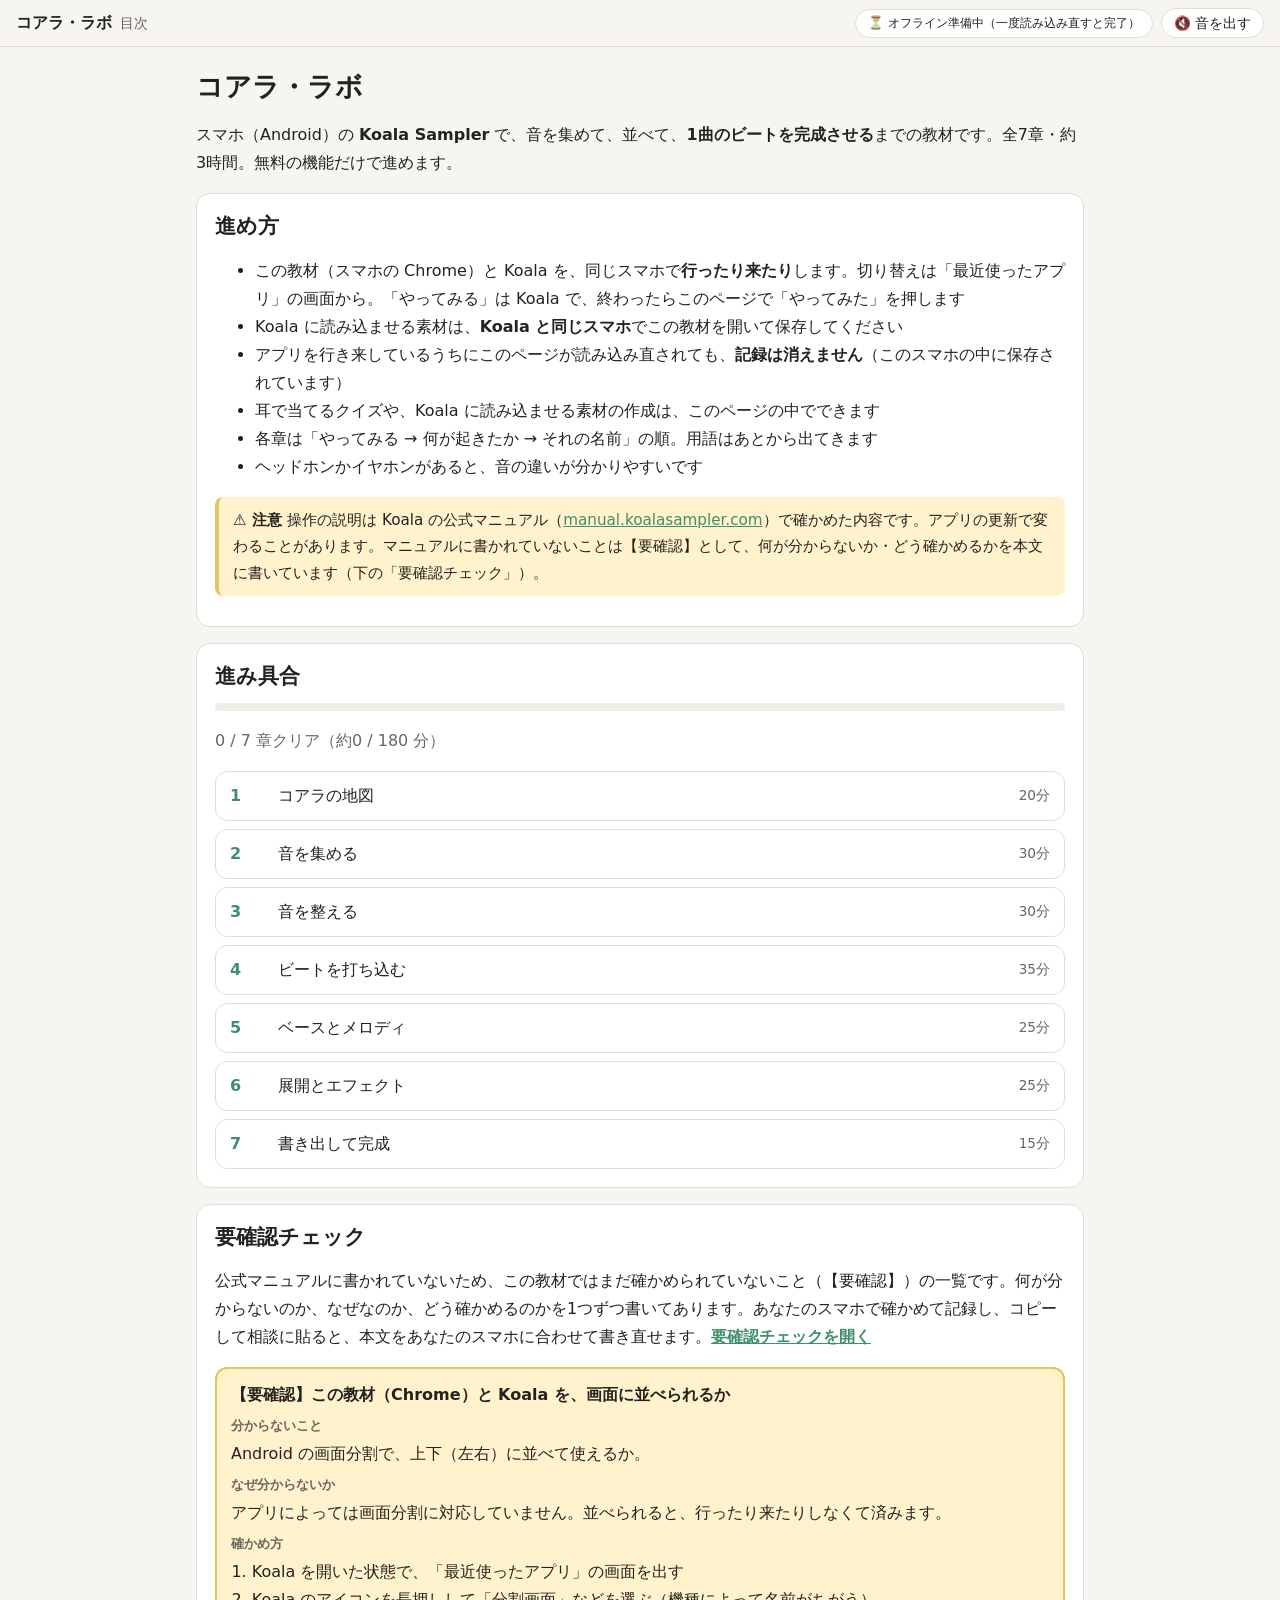
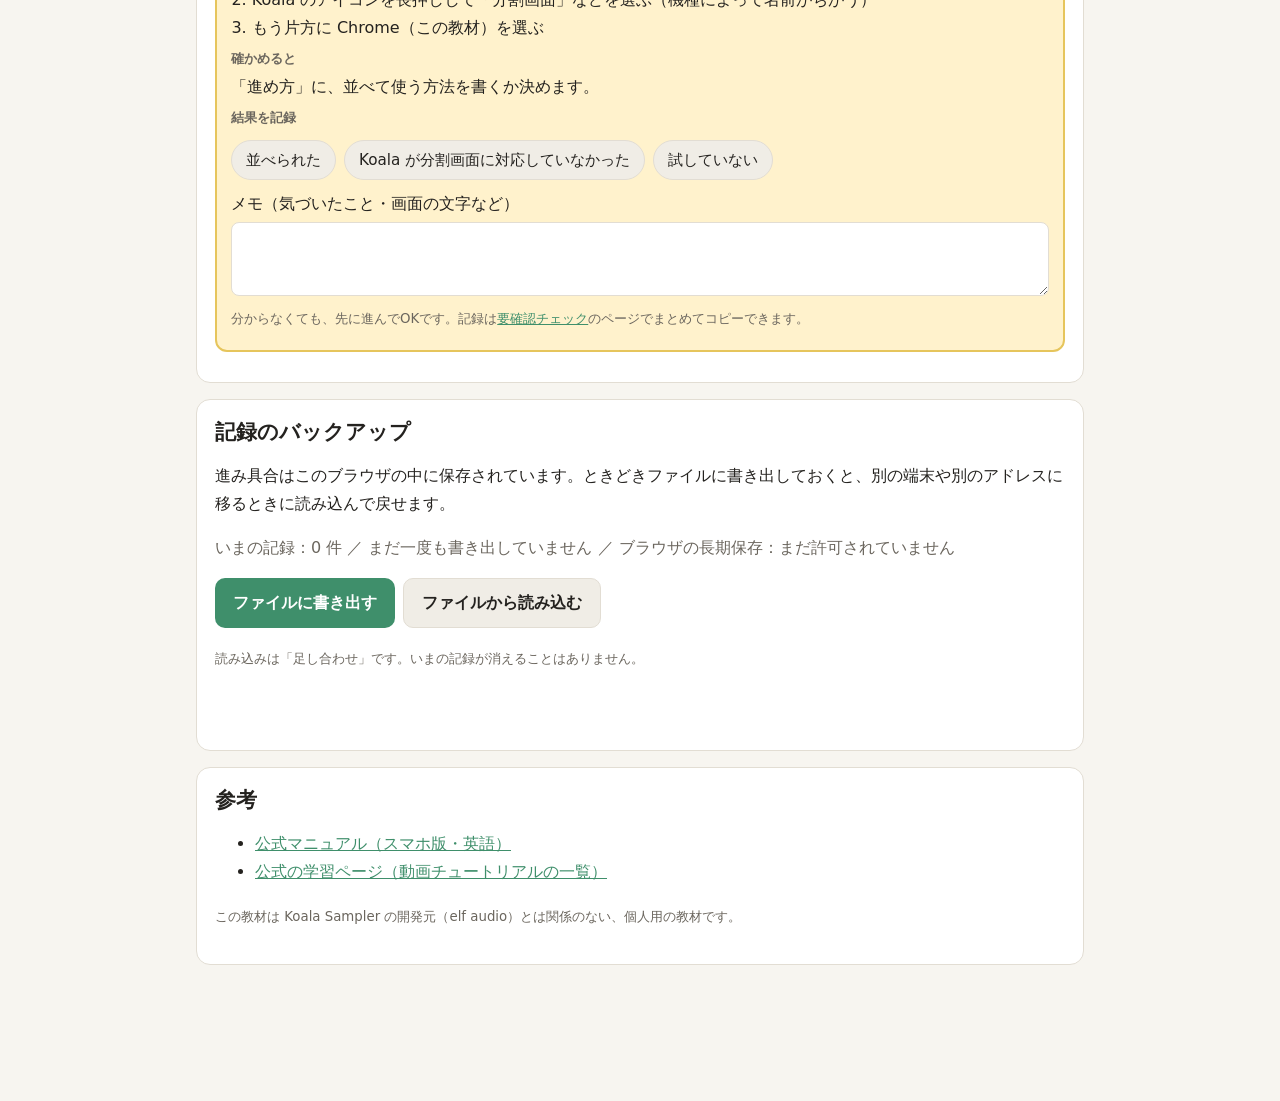
<file: index.html>
<!doctype html>
<html lang="ja">
<head>
<meta charset="utf-8">
<meta name="viewport" content="width=device-width, initial-scale=1">
<meta name="robots" content="noindex, nofollow">
<title>コアラ・ラボ</title>
<meta name="description" content="スマホ（Android）の Koala Sampler で1曲のビートを完成させる、初心者向けの教材">
<meta name="theme-color" content="#3f8f6b">
<link rel="manifest" href="manifest.webmanifest">
<link rel="icon" href="icons/icon.svg" type="image/svg+xml">
<link rel="stylesheet" href="css/style.css">
</head>
<body class="koala">
<main>
  <h1>コアラ・ラボ</h1>
  <p>スマホ（Android）の <strong>Koala Sampler</strong> で、音を集めて、並べて、<strong>1曲のビートを完成させる</strong>までの教材です。全7章・約3時間。無料の機能だけで進めます。</p>

  <section class="card">
    <h2>進め方</h2>
    <ul>
      <li>この教材（スマホの Chrome）と Koala を、同じスマホで<strong>行ったり来たり</strong>します。切り替えは「最近使ったアプリ」の画面から。「やってみる」は Koala で、終わったらこのページで「やってみた」を押します</li><li>Koala に読み込ませる素材は、<strong>Koala と同じスマホ</strong>でこの教材を開いて保存してください</li>
      <li>アプリを行き来しているうちにこのページが読み込み直されても、<strong>記録は消えません</strong>（このスマホの中に保存されています）</li>
      <li>耳で当てるクイズや、Koala に読み込ませる素材の作成は、このページの中でできます</li>
      <li>各章は「やってみる → 何が起きたか → それの名前」の順。用語はあとから出てきます</li>
      <li>ヘッドホンかイヤホンがあると、音の違いが分かりやすいです</li>
    </ul>
    <div class="caution">操作の説明は Koala の公式マニュアル（<a href="https://manual.koalasampler.com/mobile/" target="_blank" rel="noopener">manual.koalasampler.com</a>）で確かめた内容です。アプリの更新で変わることがあります。マニュアルに書かれていないことは【要確認】として、何が分からないか・どう確かめるかを本文に書いています（下の「要確認チェック」）。</div>
  </section>

  <section class="card">
    <h2>進み具合</h2>
    <div class="progress-bar"><i id="allbar" style="width:0%"></i></div>
    <p class="muted" id="allText"></p>
    <ul class="toc" id="toc"></ul>
  </section>

  <section class="card">
    <h2>要確認チェック</h2>
    <p>公式マニュアルに書かれていないため、この教材ではまだ確かめられていないこと（【要確認】）の一覧です。何が分からないのか、なぜなのか、どう確かめるのかを1つずつ書いてあります。あなたのスマホで確かめて記録し、コピーして相談に貼ると、本文をあなたのスマホに合わせて書き直せます。<a href="check.html"><strong>要確認チェックを開く</strong></a></p><div data-verify="split"></div>
  </section>

  <section class="card" id="backup">
    <h2>記録のバックアップ</h2>
    <p>進み具合はこのブラウザの中に保存されています。ときどきファイルに書き出しておくと、別の端末や別のアドレスに移るときに読み込んで戻せます。</p>
    <p class="muted" id="bkStatus"></p>
    <div class="btn-row">
      <button class="btn" id="bkExport">ファイルに書き出す</button>
      <label class="btn sub" for="bkFile" style="display:inline-block">ファイルから読み込む</label>
      <input type="file" id="bkFile" accept="application/json,.json" hidden>
    </div>
    <p class="muted"><small>読み込みは「足し合わせ」です。いまの記録が消えることはありません。</small></p>
    <p class="feedback" id="bkFb"></p>
  </section>

  <section class="card">
    <h2>参考</h2>
    <ul>
      <li><a href="https://manual.koalasampler.com/mobile/" target="_blank" rel="noopener">公式マニュアル（スマホ版・英語）</a></li>
      <li><a href="https://www.koalasampler.com/learning/" target="_blank" rel="noopener">公式の学習ページ（動画チュートリアルの一覧）</a></li>
    </ul>
    <p class="muted"><small>この教材は Koala Sampler の開発元（elf audio）とは関係のない、個人用の教材です。</small></p>
  </section>
</main>
<script type="module" src="js/index.js"></script>
</body>
</html>
</file>
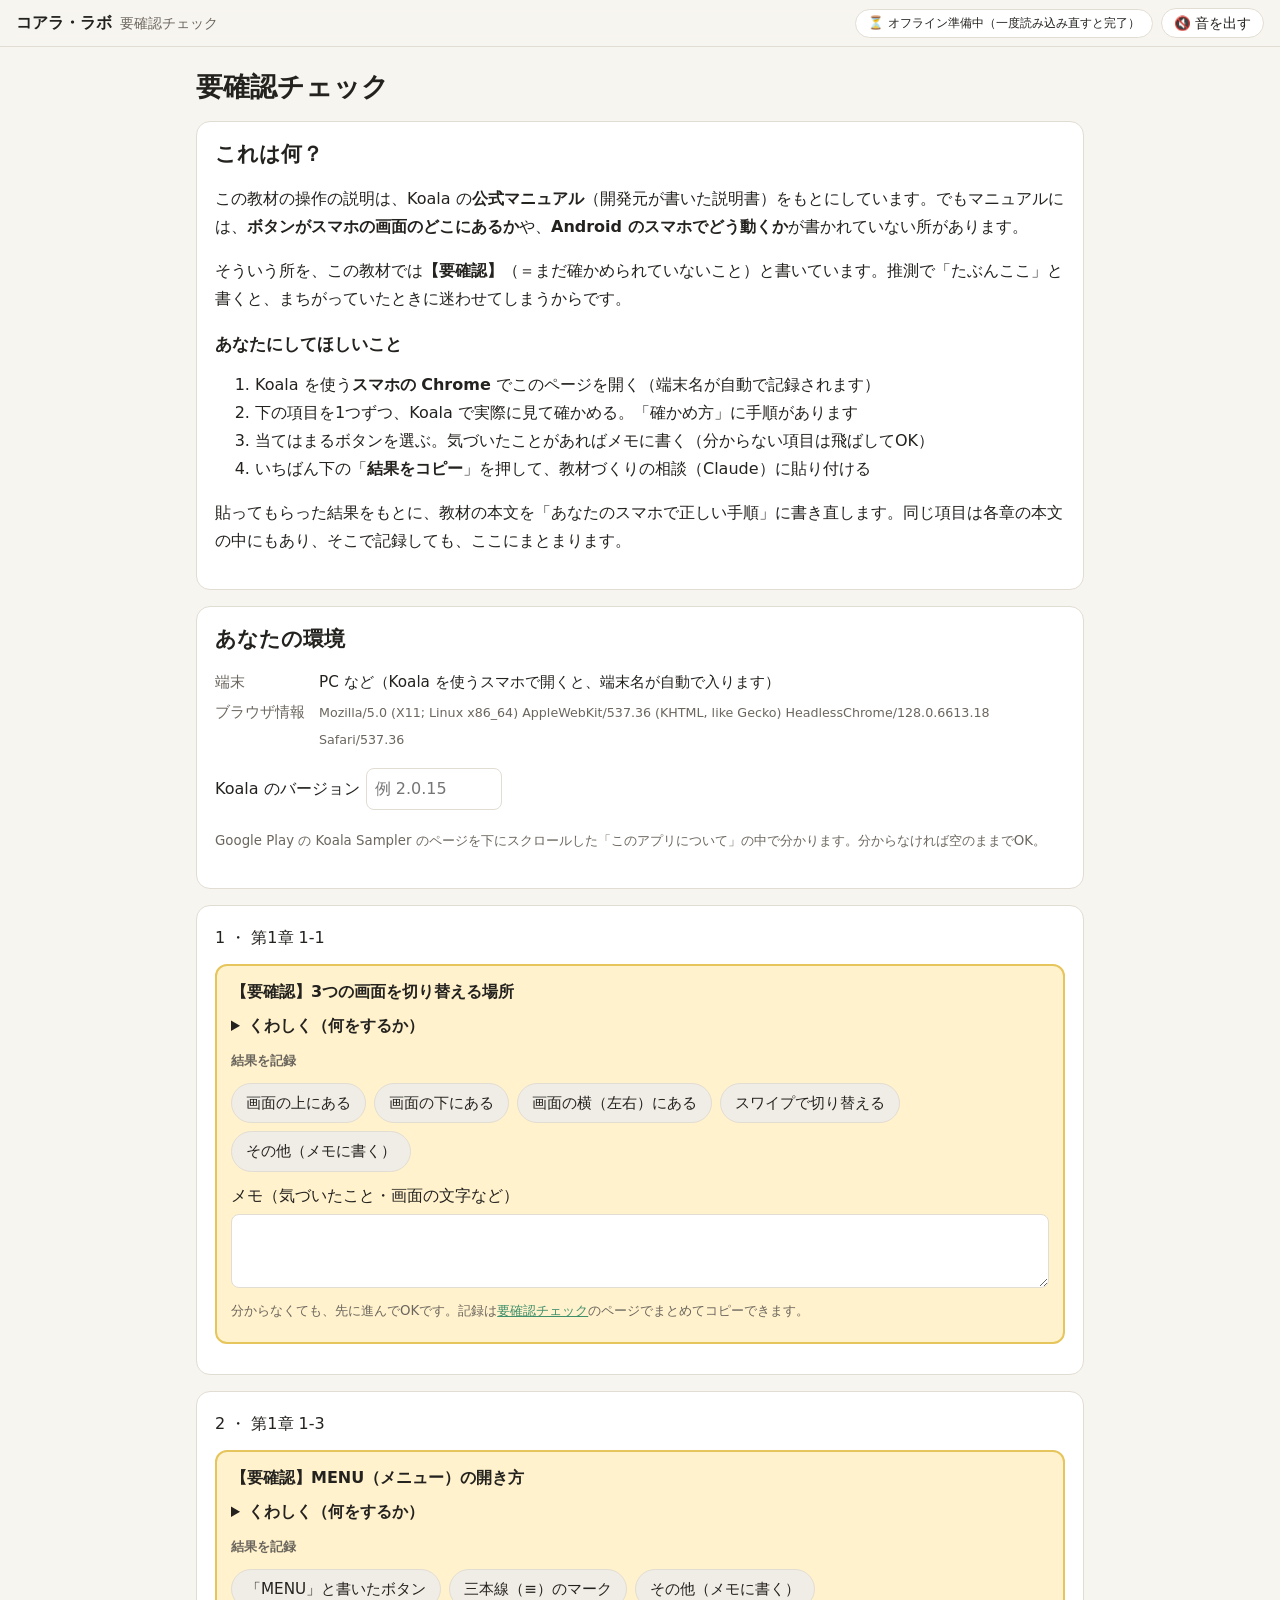
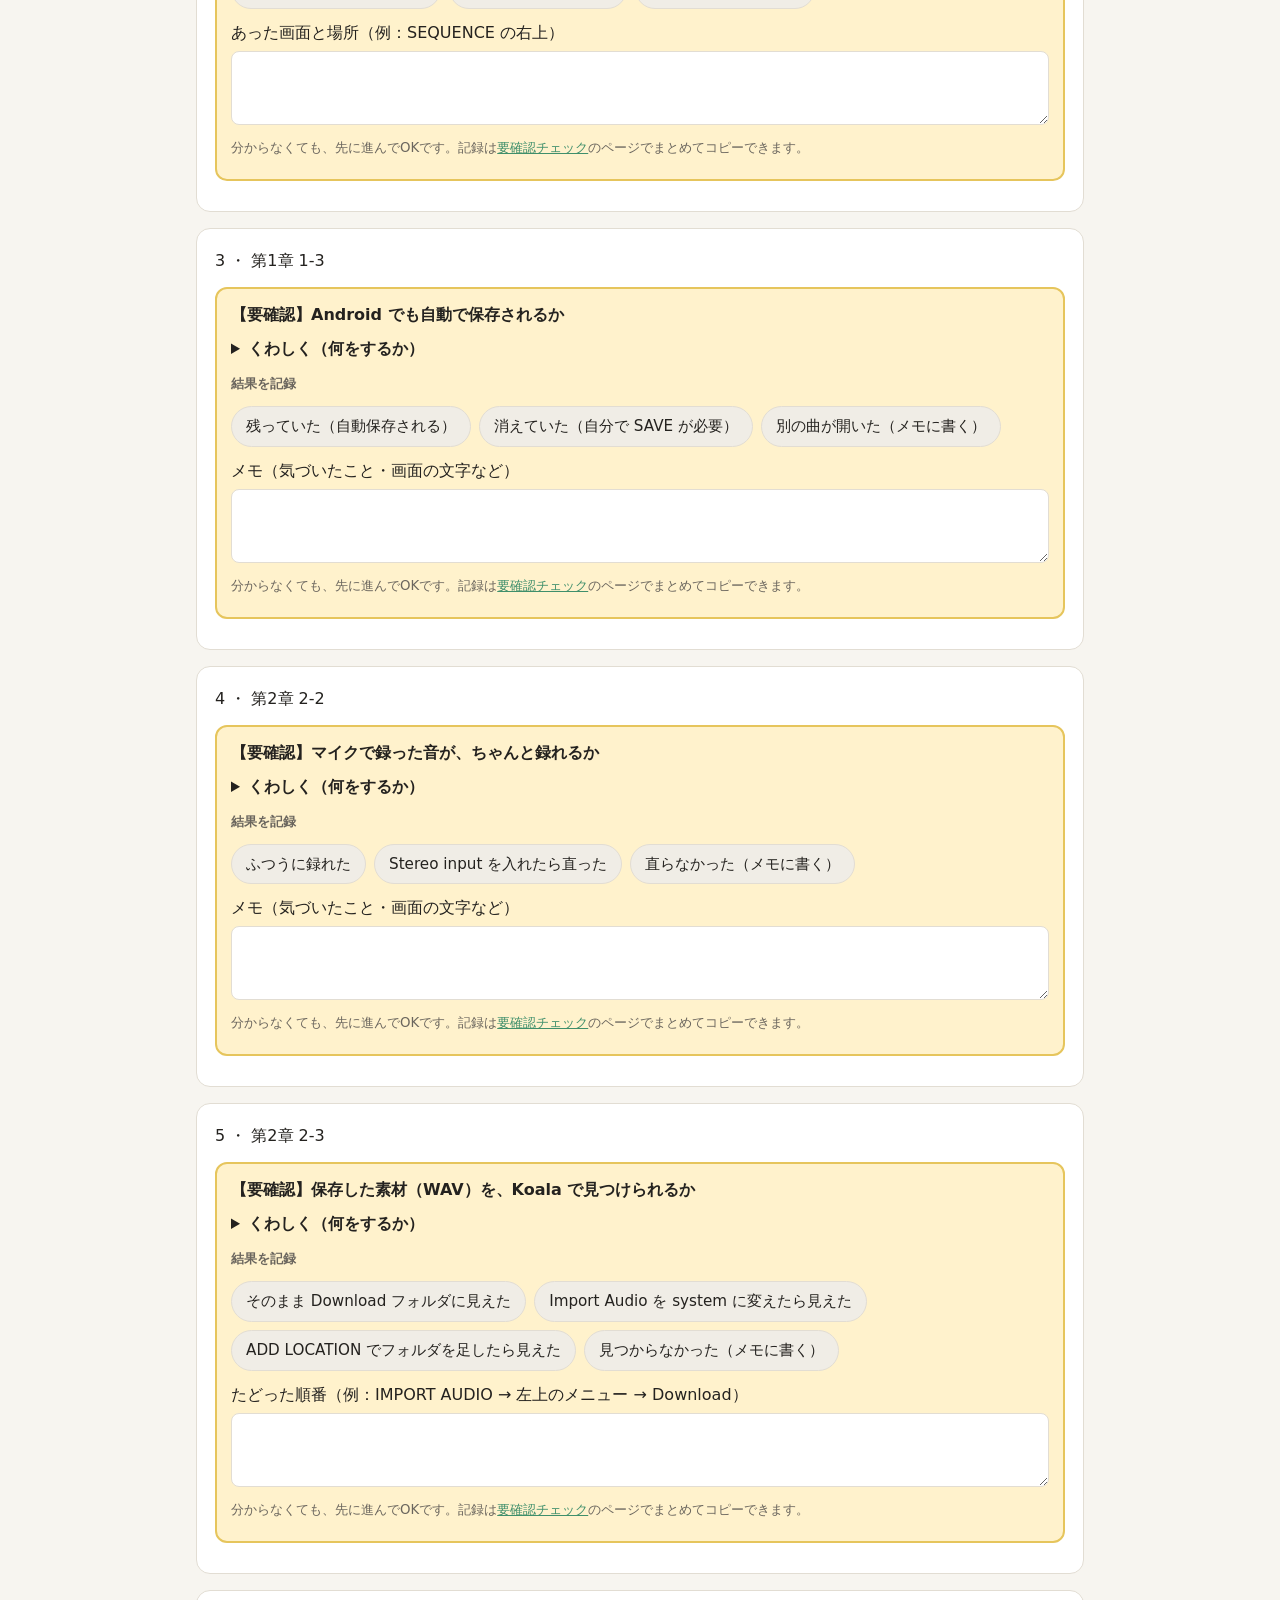
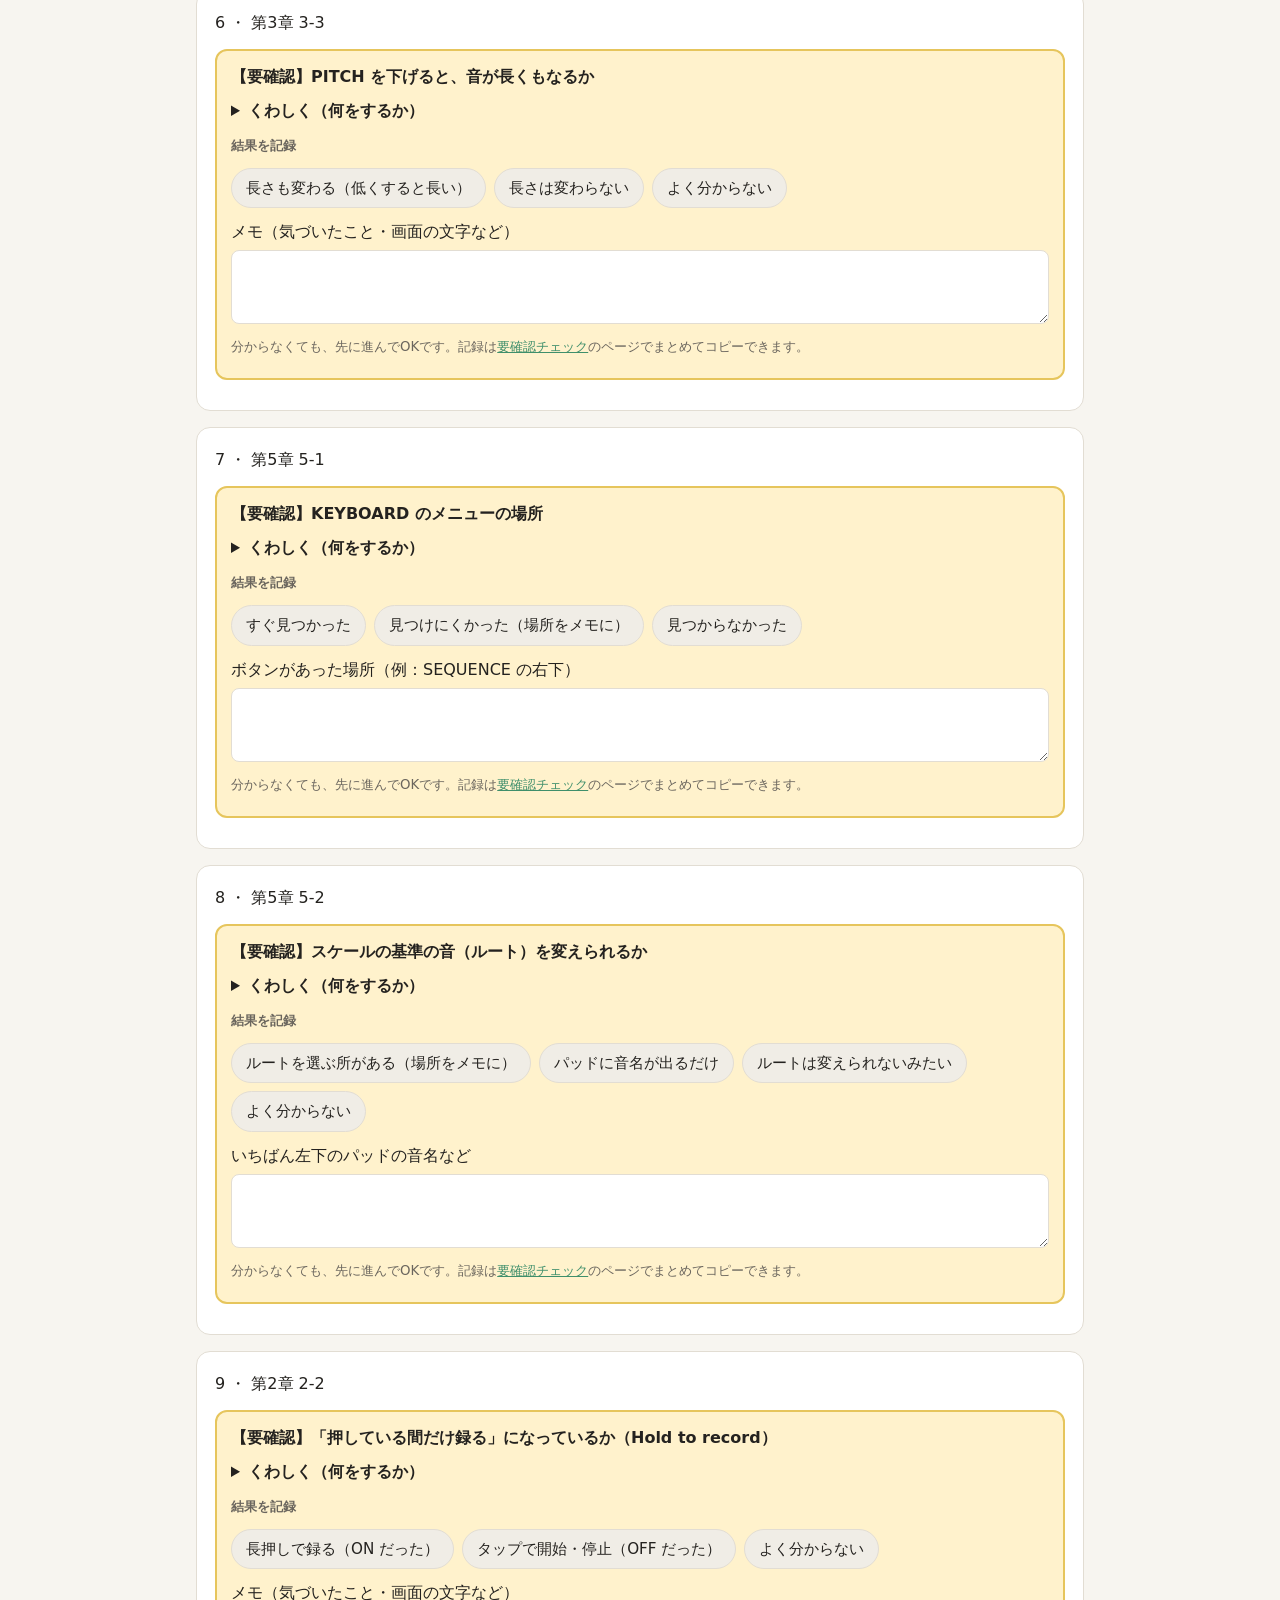
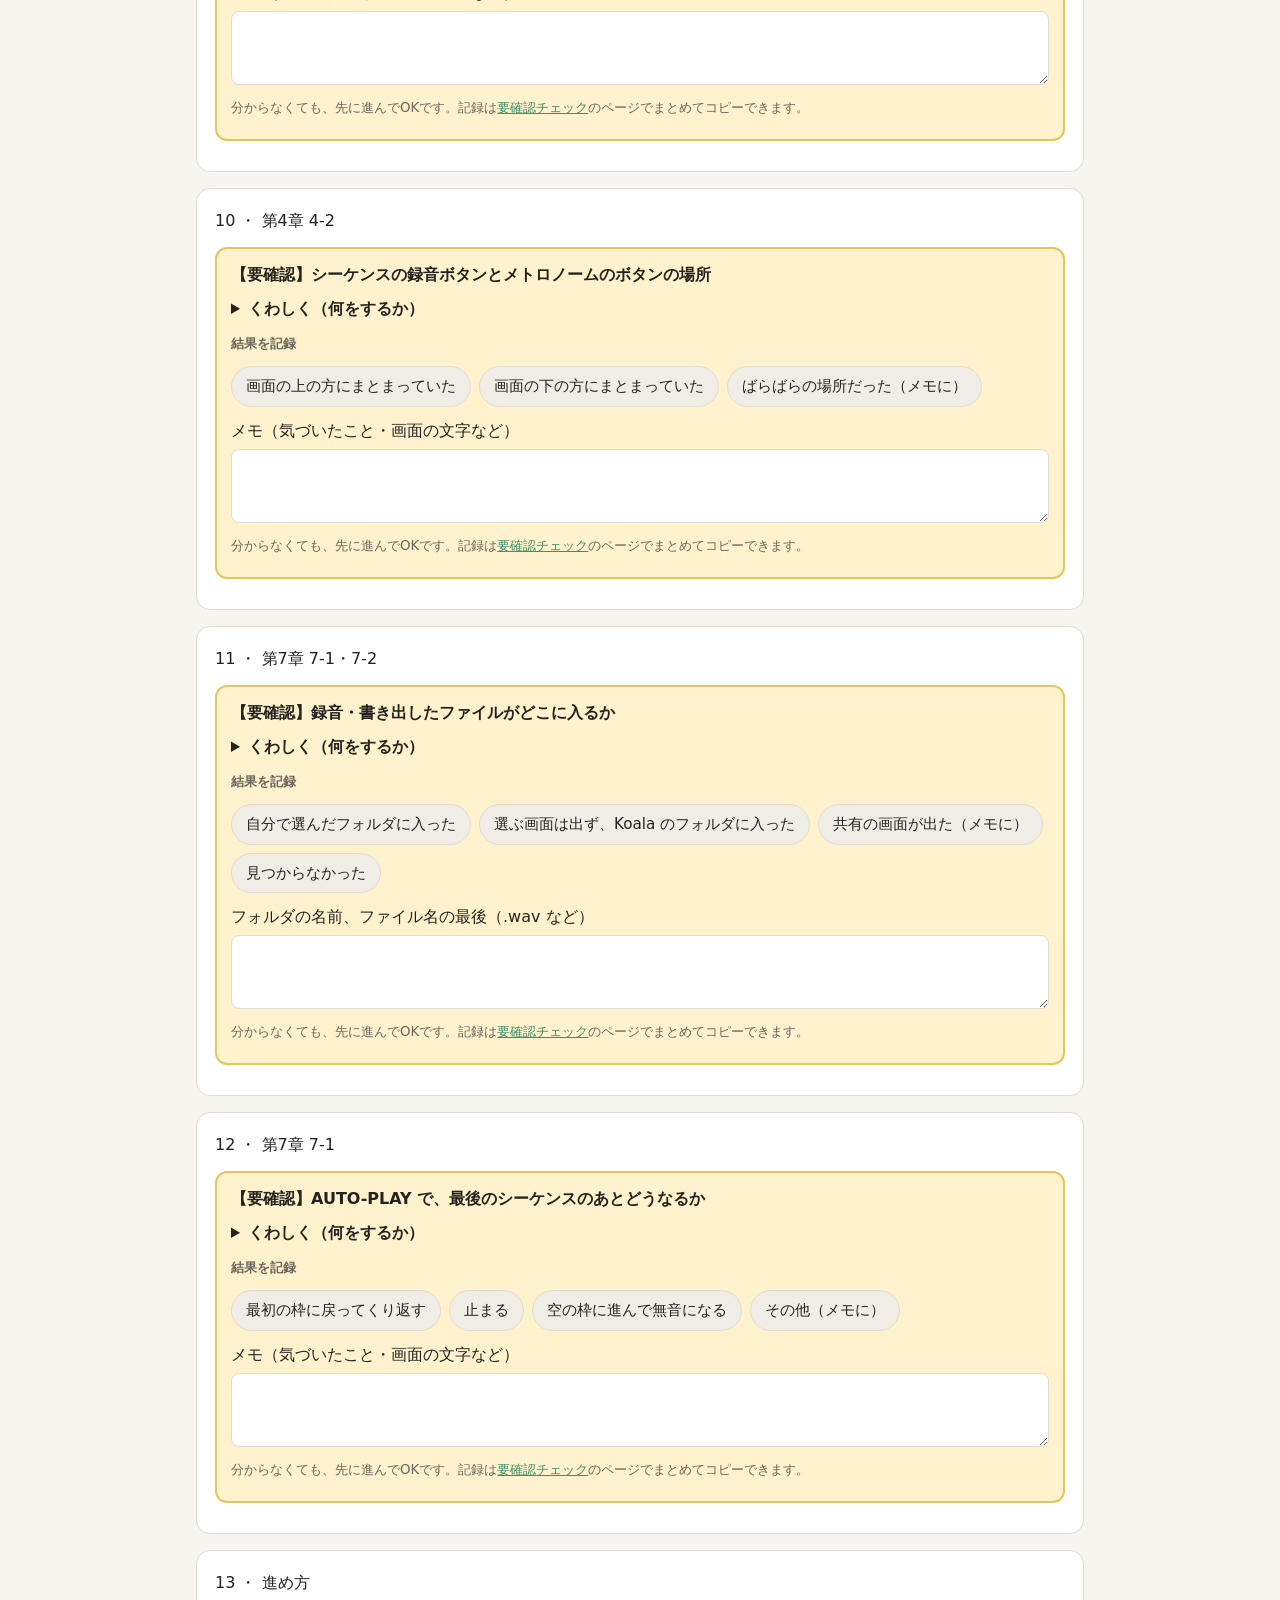
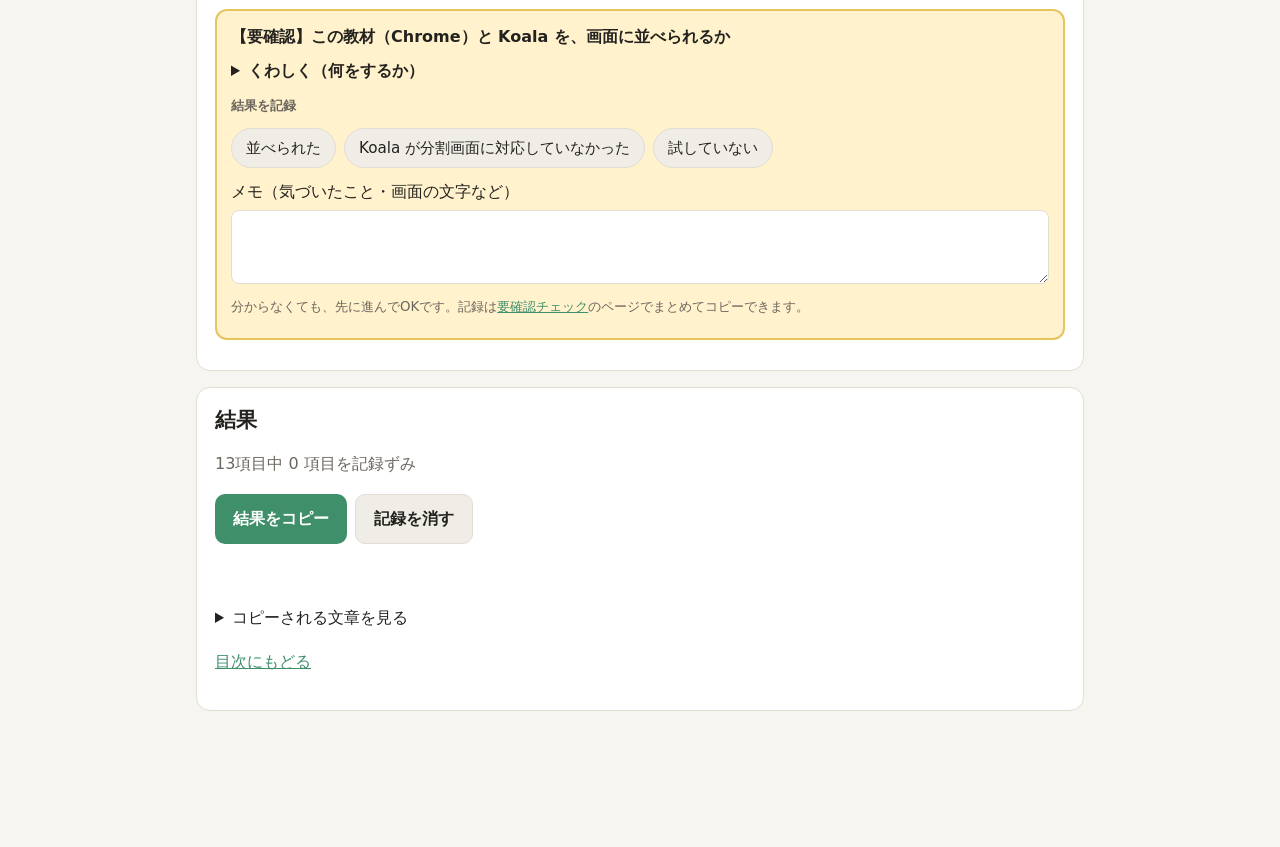
<file: check.html>
<!doctype html>
<html lang="ja">
<head>
<meta charset="utf-8">
<meta name="viewport" content="width=device-width, initial-scale=1">
<meta name="robots" content="noindex, nofollow">
<title>要確認チェック | コアラ・ラボ</title>
<meta name="theme-color" content="#3f8f6b">
<link rel="manifest" href="manifest.webmanifest">
<link rel="icon" href="icons/icon.svg" type="image/svg+xml">
<link rel="stylesheet" href="css/style.css">
</head>
<body class="koala">
<main>
  <h1>要確認チェック</h1>

  <section class="card">
    <h2>これは何？</h2>
    <p>この教材の操作の説明は、Koala の<strong>公式マニュアル</strong>（開発元が書いた説明書）をもとにしています。でもマニュアルには、<strong>ボタンがスマホの画面のどこにあるか</strong>や、<strong>Android のスマホでどう動くか</strong>が書かれていない所があります。</p>
    <p>そういう所を、この教材では<strong>【要確認】</strong>（＝まだ確かめられていないこと）と書いています。推測で「たぶんここ」と書くと、まちがっていたときに迷わせてしまうからです。</p>
    <h3>あなたにしてほしいこと</h3>
    <ol>
      <li>Koala を使う<strong>スマホの Chrome</strong> でこのページを開く（端末名が自動で記録されます）</li>
      <li>下の項目を1つずつ、Koala で実際に見て確かめる。「確かめ方」に手順があります</li>
      <li>当てはまるボタンを選ぶ。気づいたことがあればメモに書く（分からない項目は飛ばしてOK）</li>
      <li>いちばん下の「<strong>結果をコピー</strong>」を押して、教材づくりの相談（Claude）に貼り付ける</li>
    </ol>
    <p>貼ってもらった結果をもとに、教材の本文を「あなたのスマホで正しい手順」に書き直します。同じ項目は各章の本文の中にもあり、そこで記録しても、ここにまとまります。</p>
  </section>

  <section class="card">
    <h2>あなたの環境</h2>
    <dl class="kv" id="env"></dl>
    <div class="form-row">
      <label>Koala のバージョン <input type="text" id="koalaVer" size="10" placeholder="例 2.0.15"></label>
    </div>
    <p class="muted"><small>Google Play の Koala Sampler のページを下にスクロールした「このアプリについて」の中で分かります。分からなければ空のままでOK。</small></p>
  </section>

  <div id="items"></div>

  <section class="card">
    <h2>結果</h2>
    <p class="muted" id="countText"></p>
    <div class="btn-row">
      <button class="btn" id="copyBtn">結果をコピー</button>
      <button class="btn sub" id="clearBtn">記録を消す</button>
    </div>
    <p class="feedback" id="copyFb"></p>
    <details class="preview-box"><summary>コピーされる文章を見る</summary><pre class="preview" id="preview"></pre></details>
    <p><a href="index.html">目次にもどる</a></p>
  </section>
</main>
<script type="module" src="js/check.js"></script>
</body>
</html>
</file>
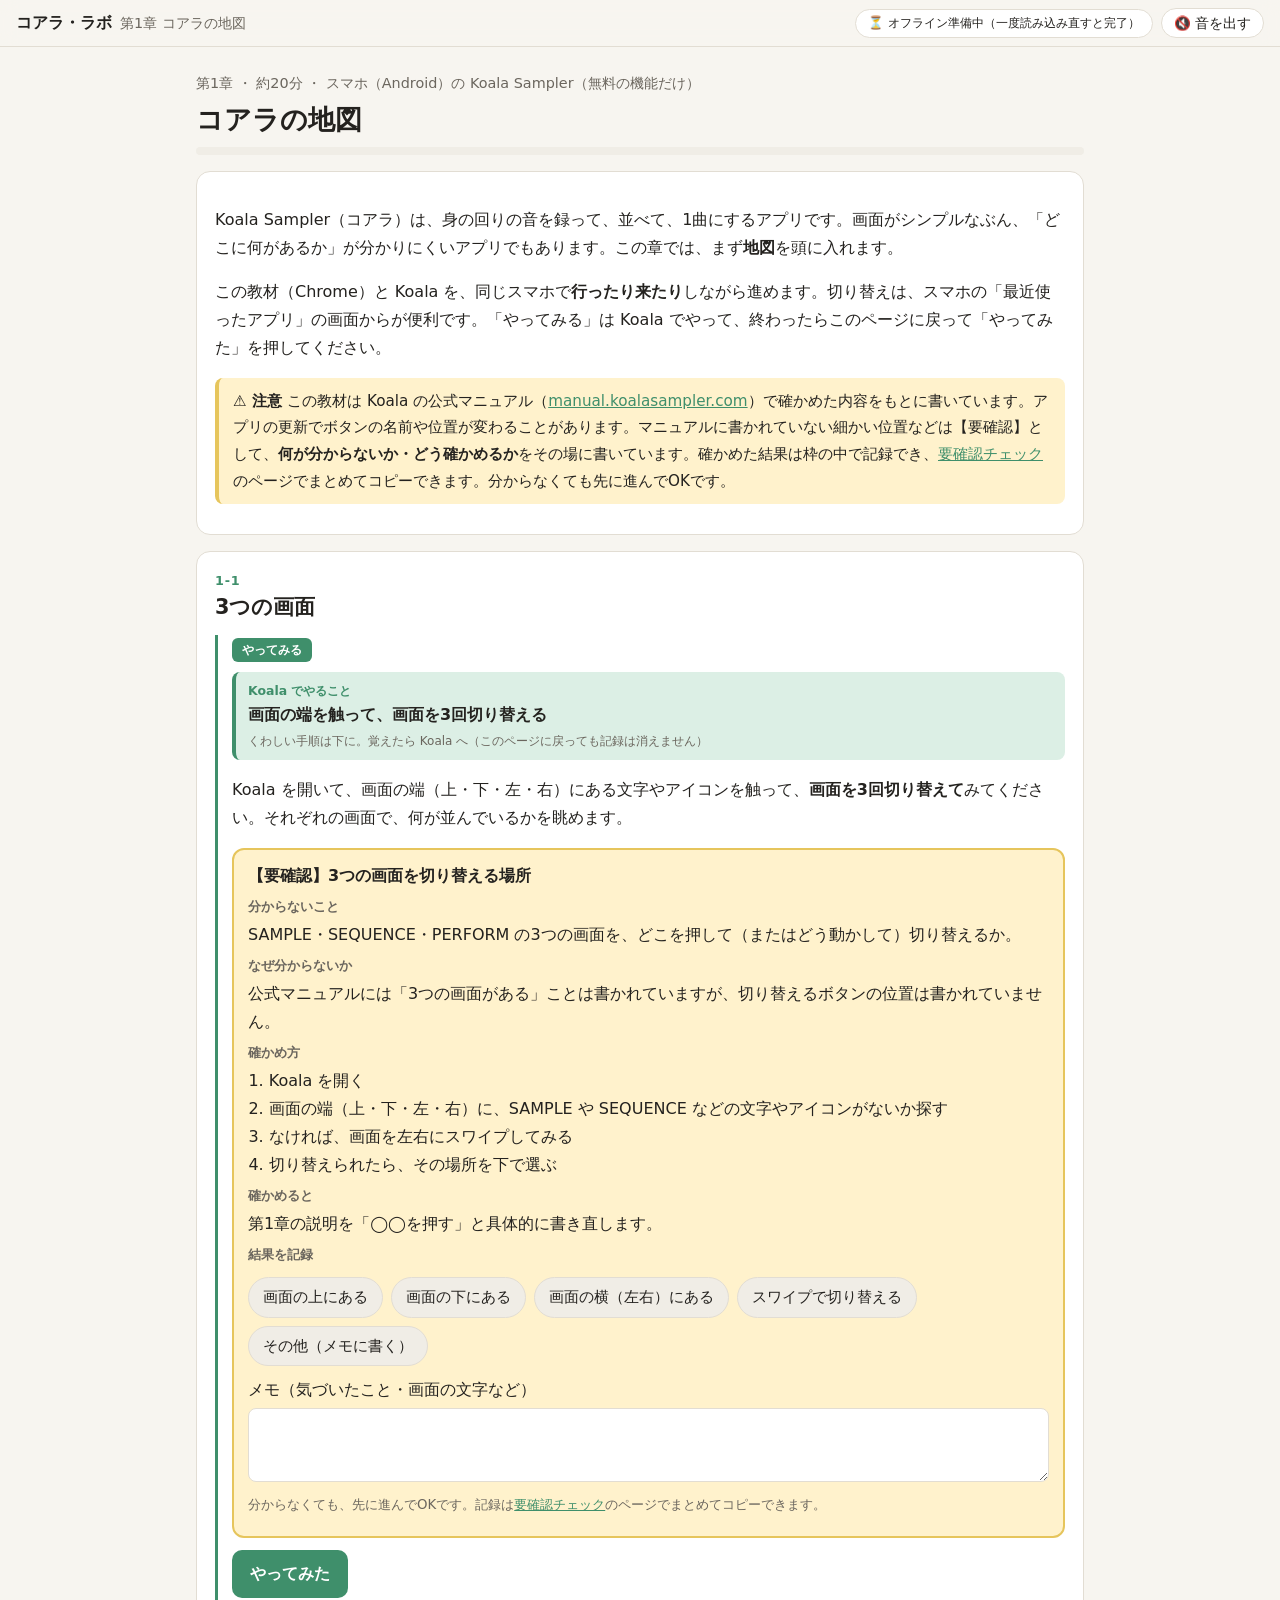
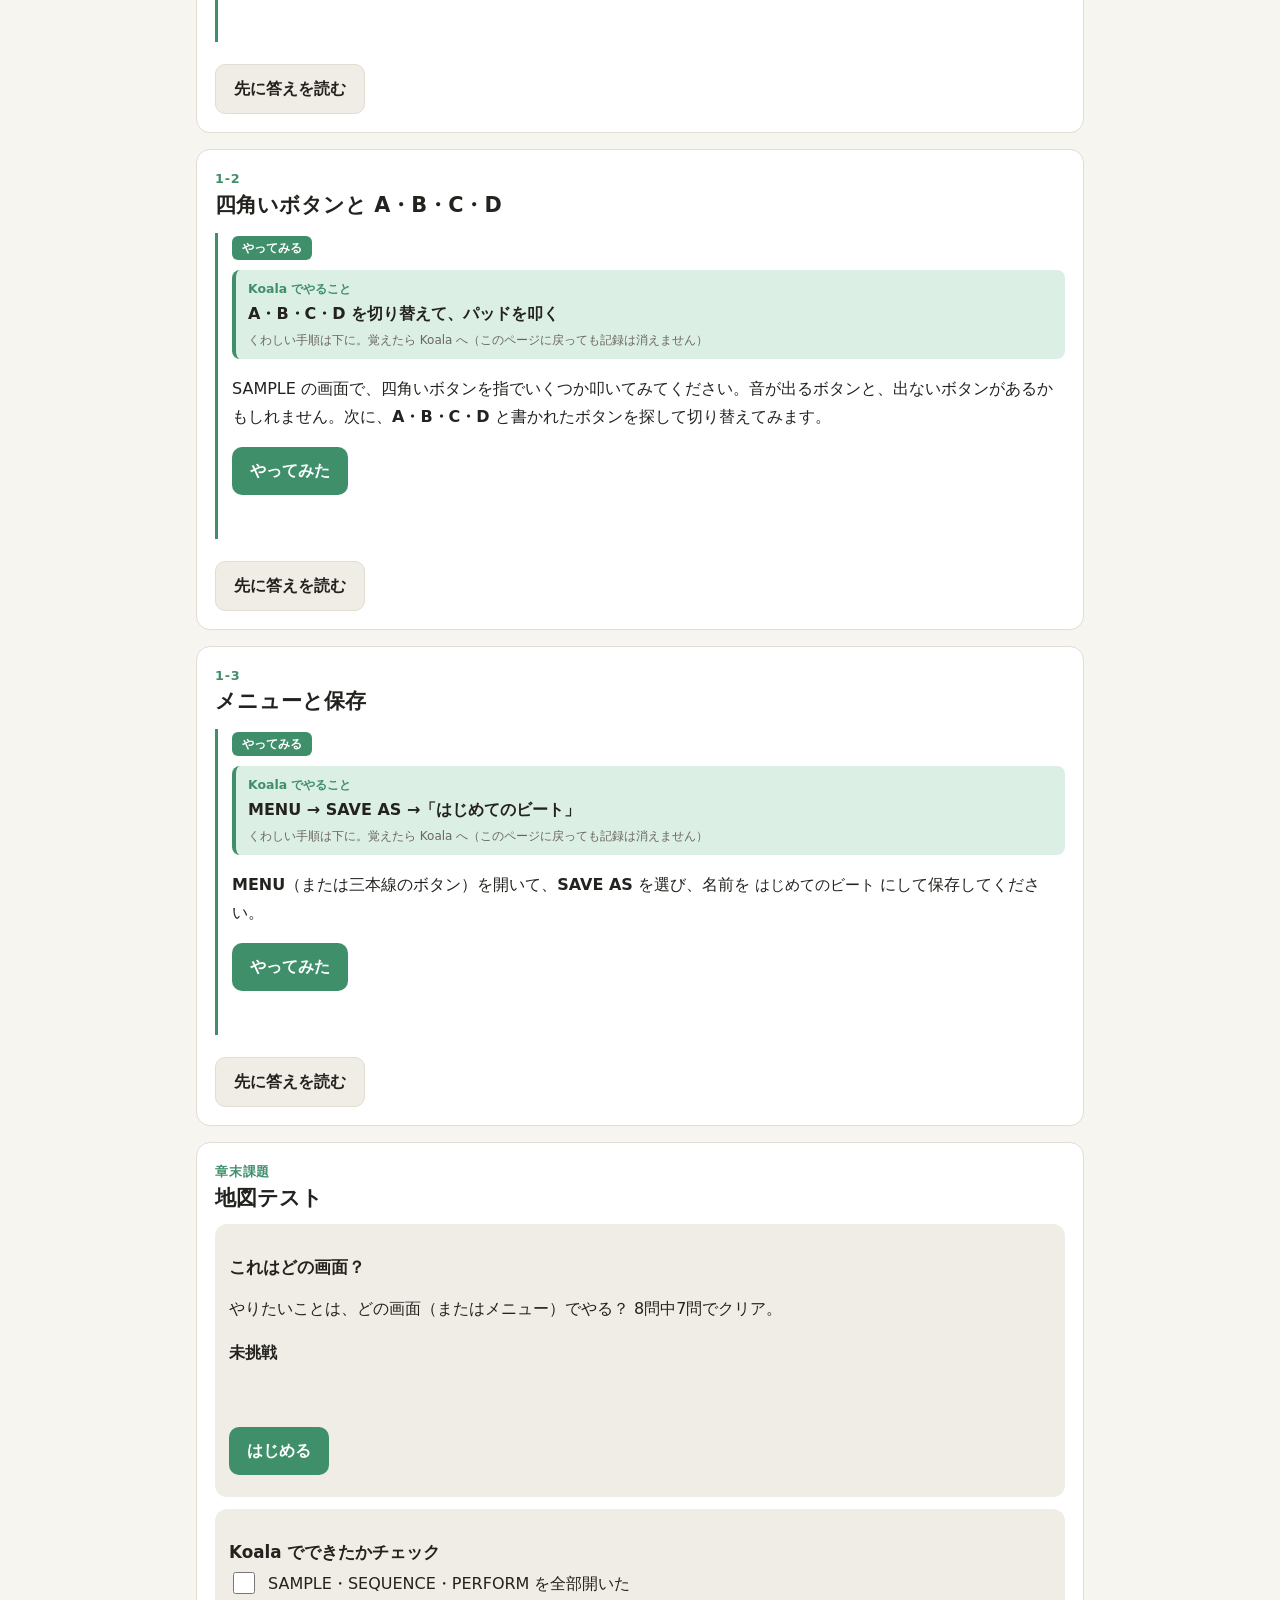
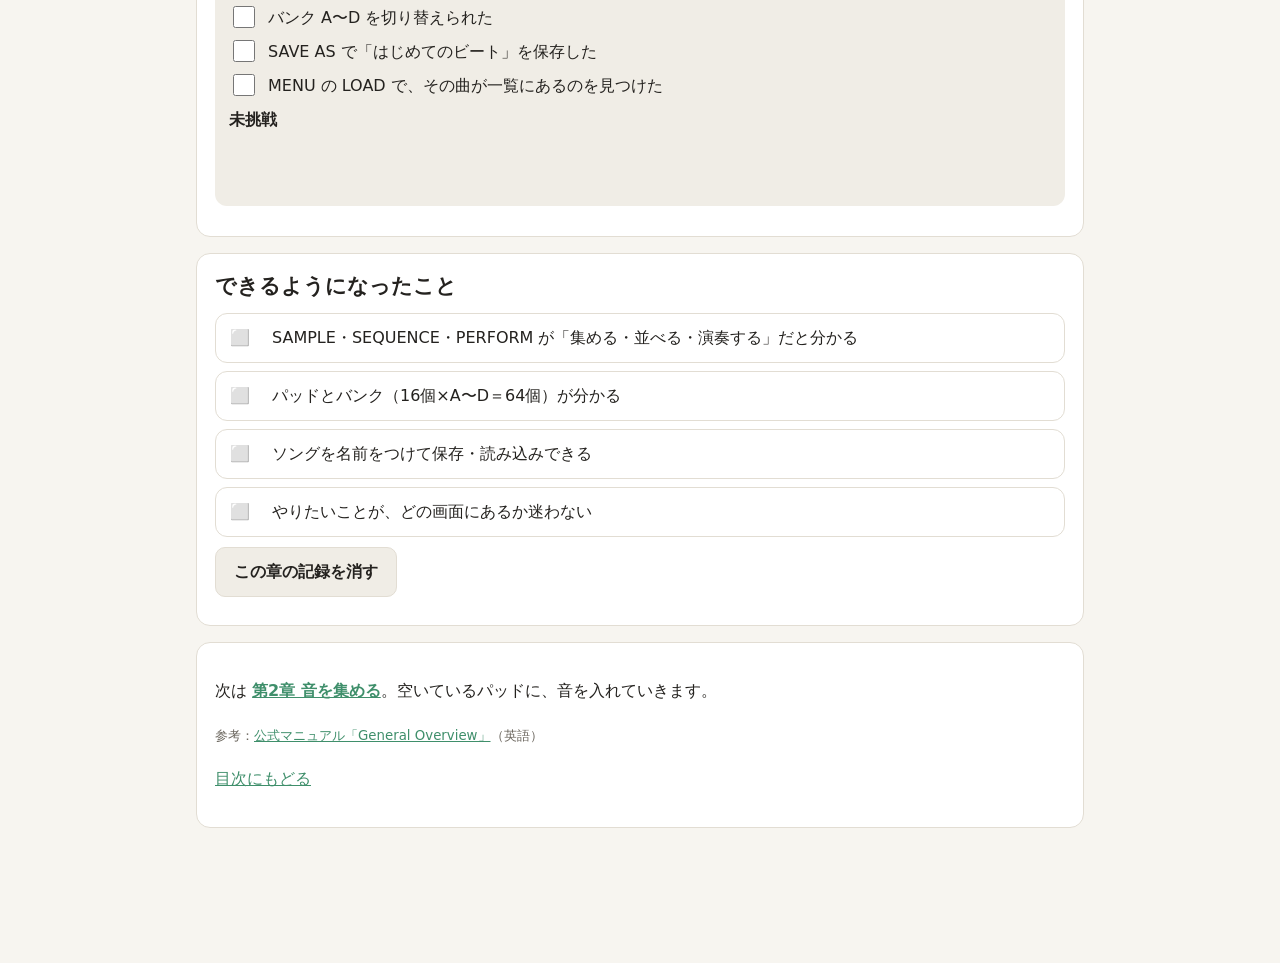
<file: chapters/ch01.html>
<!doctype html>
<html lang="ja">
<head>
<meta charset="utf-8">
<meta name="viewport" content="width=device-width, initial-scale=1">
<meta name="robots" content="noindex, nofollow">
<title>第1章 コアラの地図 | コアラ・ラボ</title>
<meta name="theme-color" content="#3f8f6b">
<link rel="manifest" href="../manifest.webmanifest">
<link rel="icon" href="../icons/icon.svg" type="image/svg+xml">
<link rel="stylesheet" href="../css/style.css">
</head>
<body class="koala">
<main>
  <header class="chapter-head">
    <div class="meta">第1章 ・ 約20分 ・ スマホ（Android）の Koala Sampler（無料の機能だけ）</div>
    <h1>コアラの地図</h1>
    <div class="progress-bar" aria-label="この章の進み具合"><i id="chbar" style="width:0%"></i></div>
  </header>

  <section class="card">
    <p>Koala Sampler（コアラ）は、身の回りの音を録って、並べて、1曲にするアプリです。画面がシンプルなぶん、「どこに何があるか」が分かりにくいアプリでもあります。この章では、まず<strong>地図</strong>を頭に入れます。</p>
    <p>この教材（Chrome）と Koala を、同じスマホで<strong>行ったり来たり</strong>しながら進めます。切り替えは、スマホの「最近使ったアプリ」の画面からが便利です。「やってみる」は Koala でやって、終わったらこのページに戻って「やってみた」を押してください。</p>
    <div class="caution">この教材は Koala の公式マニュアル（<a href="https://manual.koalasampler.com/mobile/" target="_blank" rel="noopener">manual.koalasampler.com</a>）で確かめた内容をもとに書いています。アプリの更新でボタンの名前や位置が変わることがあります。マニュアルに書かれていない細かい位置などは【要確認】として、<strong>何が分からないか・どう確かめるか</strong>をその場に書いています。確かめた結果は枠の中で記録でき、<a href="../check.html">要確認チェック</a>のページでまとめてコピーできます。分からなくても先に進んでOKです。</div>
  </section>

  <!-- 1-1 -->
  <section class="card lesson" id="l1" data-try="try1">
    <div class="num">1-1</div>
    <h2>3つの画面</h2>
    <div class="step try"><span class="tag">やってみる</span>
      <div class="koala-todo"><b>Koala でやること</b>画面の端を触って、画面を3回切り替える<small>くわしい手順は下に。覚えたら Koala へ（このページに戻っても記録は消えません）</small></div>
      <p>Koala を開いて、画面の端（上・下・左・右）にある文字やアイコンを触って、<strong>画面を3回切り替えて</strong>みてください。それぞれの画面で、何が並んでいるかを眺めます。</p>
      <div data-verify="tabs"></div>
      <div class="btn-row"><button class="btn" data-did>やってみた</button></div>
      <p class="feedback" data-fb></p>
    </div>
    <button class="btn sub reveal-btn" data-reveal>先に答えを読む</button>
    <div class="step what"><span class="tag">何が起きたか</span>
      <p>3つの画面は、音楽づくりの<strong>3つの段階</strong>に分かれていました。</p>
      <ul>
        <li><strong>SAMPLE</strong>：たくさんの四角いボタンが並ぶ画面。ここに音を入れて、整える</li>
        <li><strong>SEQUENCE</strong>：再生・録音のボタンやテンポがある画面。音を並べてフレーズにする</li>
        <li><strong>PERFORM</strong>：エフェクトのボタンが並ぶ画面。フレーズを切り替えたり、音を加工したりして演奏する</li>
      </ul>
    </div>
    <div class="step name"><span class="tag">それの名前</span>
      <p>録った音や読み込んだ音のことを<span class="term">サンプル</span>、音を並べたフレーズを<span class="term">シーケンス</span>、それを演奏することを<span class="term">パフォーム</span>といいます。</p>
      <p>Koala の作業は、いつも <strong>集める → 並べる → 演奏する</strong> の順。画面の並びがそのまま作業の順番です。</p>
    </div>
  </section>

  <!-- 1-2 -->
  <section class="card lesson" id="l2" data-try="try2">
    <div class="num">1-2</div>
    <h2>四角いボタンと A・B・C・D</h2>
    <div class="step try"><span class="tag">やってみる</span>
      <div class="koala-todo"><b>Koala でやること</b>A・B・C・D を切り替えて、パッドを叩く<small>くわしい手順は下に。覚えたら Koala へ（このページに戻っても記録は消えません）</small></div>
      <p>SAMPLE の画面で、四角いボタンを指でいくつか叩いてみてください。音が出るボタンと、出ないボタンがあるかもしれません。次に、<strong>A・B・C・D</strong> と書かれたボタンを探して切り替えてみます。</p>
      <div class="btn-row"><button class="btn" data-did>やってみた</button></div>
      <p class="feedback" data-fb></p>
    </div>
    <button class="btn sub reveal-btn" data-reveal>先に答えを読む</button>
    <div class="step what"><span class="tag">何が起きたか</span>
      <p>四角いボタンは1画面に16個。A〜D を切り替えると、別の16個に入れ替わります。つまり <strong>16個 × 4 = 64個</strong> の音を、1曲の中で使えます。</p>
      <p>何も入っていないボタンを叩いても音は出ません。そこが、次の章で音を入れる場所です。</p>
    </div>
    <div class="step name"><span class="tag">それの名前</span>
      <p>叩く四角いボタンを<span class="term">パッド</span>、16個ひと組のまとまりを<span class="term">バンク</span>といいます（バンクA〜D）。</p>
      <p>ドラムをパッドに分けて入れておくと、指で叩いてドラムが演奏できます。これを<span class="term">フィンガードラム</span>と呼びます。</p>
    </div>
  </section>

  <!-- 1-3 -->
  <section class="card lesson" id="l3" data-try="try3">
    <div class="num">1-3</div>
    <h2>メニューと保存</h2>
    <div class="step try"><span class="tag">やってみる</span>
      <div class="koala-todo"><b>Koala でやること</b>MENU → SAVE AS →「はじめてのビート」<small>くわしい手順は下に。覚えたら Koala へ（このページに戻っても記録は消えません）</small></div>
      <p><strong>MENU</strong>（または三本線のボタン）を開いて、<strong>SAVE AS</strong> を選び、名前を <code>はじめてのビート</code> にして保存してください。</p>
      <div class="btn-row"><button class="btn" data-did>やってみた</button></div>
      <p class="feedback" data-fb></p>
    </div>
    <button class="btn sub reveal-btn" data-reveal>先に答えを読む</button>
    <div class="step what"><span class="tag">何が起きたか</span>
      <p>メニューには、保存・読み込み・新しく作る・書き出し・設定など、「曲まるごと」に関わる操作が集まっていました。</p>
      <p>公式マニュアルによると、iOS 版の Koala は変更のたびに裏で自動保存されます。でも <strong>Android 版については書かれていません</strong>。確かめるまでは、区切りのいいところで <strong>MENU → SAVE</strong> を押すくせをつけてください。名前をつけておけば、あとで LOAD（読み込み）で探しやすくなります。</p><div data-verify="menu"></div><div data-verify="autosave"></div>
    </div>
    <div class="step name"><span class="tag">それの名前</span>
      <p>Koala では、1つの作品（64個のパッドとシーケンス全部）をまとめて<span class="term">ソング</span>と呼びます。新しく作るのは <strong>NEW</strong>、別の名前で残すのは <strong>SAVE AS</strong>、開くのは <strong>LOAD</strong>。</p>
      <p>試しに何か変えたいときは、先に SAVE AS で別の名前にしておくと、元の曲がこわれません。</p>
    </div>
  </section>

  <!-- 課題 -->
  <section class="card" id="tasks">
    <div class="num final-num">章末課題</div>
    <h2>地図テスト</h2>

    <div class="task" data-task="quiz">
      <h3>これはどの画面？</h3>
      <p>やりたいことは、どの画面（またはメニュー）でやる？ 8問中7問でクリア。</p>
      <div><span class="status">未挑戦</span><span class="dots"></span></div>
      <div data-quiz></div>
      <p class="feedback"></p>
      <div class="btn-row"><button class="btn" data-start>はじめる</button></div>
    </div>

    <div class="task" data-task="check">
      <h3>Koala でできたかチェック</h3>
      <ul class="checks">
        <li><label><input type="checkbox" data-item="screens"> SAMPLE・SEQUENCE・PERFORM を全部開いた</label></li>
        <li><label><input type="checkbox" data-item="banks"> バンク A〜D を切り替えられた</label></li>
        <li><label><input type="checkbox" data-item="save"> SAVE AS で「はじめてのビート」を保存した</label></li>
        <li><label><input type="checkbox" data-item="load"> MENU の LOAD で、その曲が一覧にあるのを見つけた</label></li>
      </ul>
      <div><span class="status">未挑戦</span></div>
      <p class="feedback"></p>
    </div>
  </section>

  <section class="card" id="cando">
    <h2>できるようになったこと</h2>
    <ul class="toc" id="candoList"></ul>
    <div class="btn-row"><button class="btn sub" id="resetCh">この章の記録を消す</button></div>
  </section>

  <section class="card">
    <p>次は <a href="ch02.html"><strong>第2章 音を集める</strong></a>。空いているパッドに、音を入れていきます。</p>
    <p class="muted"><small>参考：<a href="https://manual.koalasampler.com/mobile/2-general-overview/" target="_blank" rel="noopener">公式マニュアル「General Overview」</a>（英語）</small></p>
    <p><a href="../index.html">目次にもどる</a></p>
  </section>
</main>
<script type="module" src="../js/ch01.js"></script>
</body>
</html>
</file>
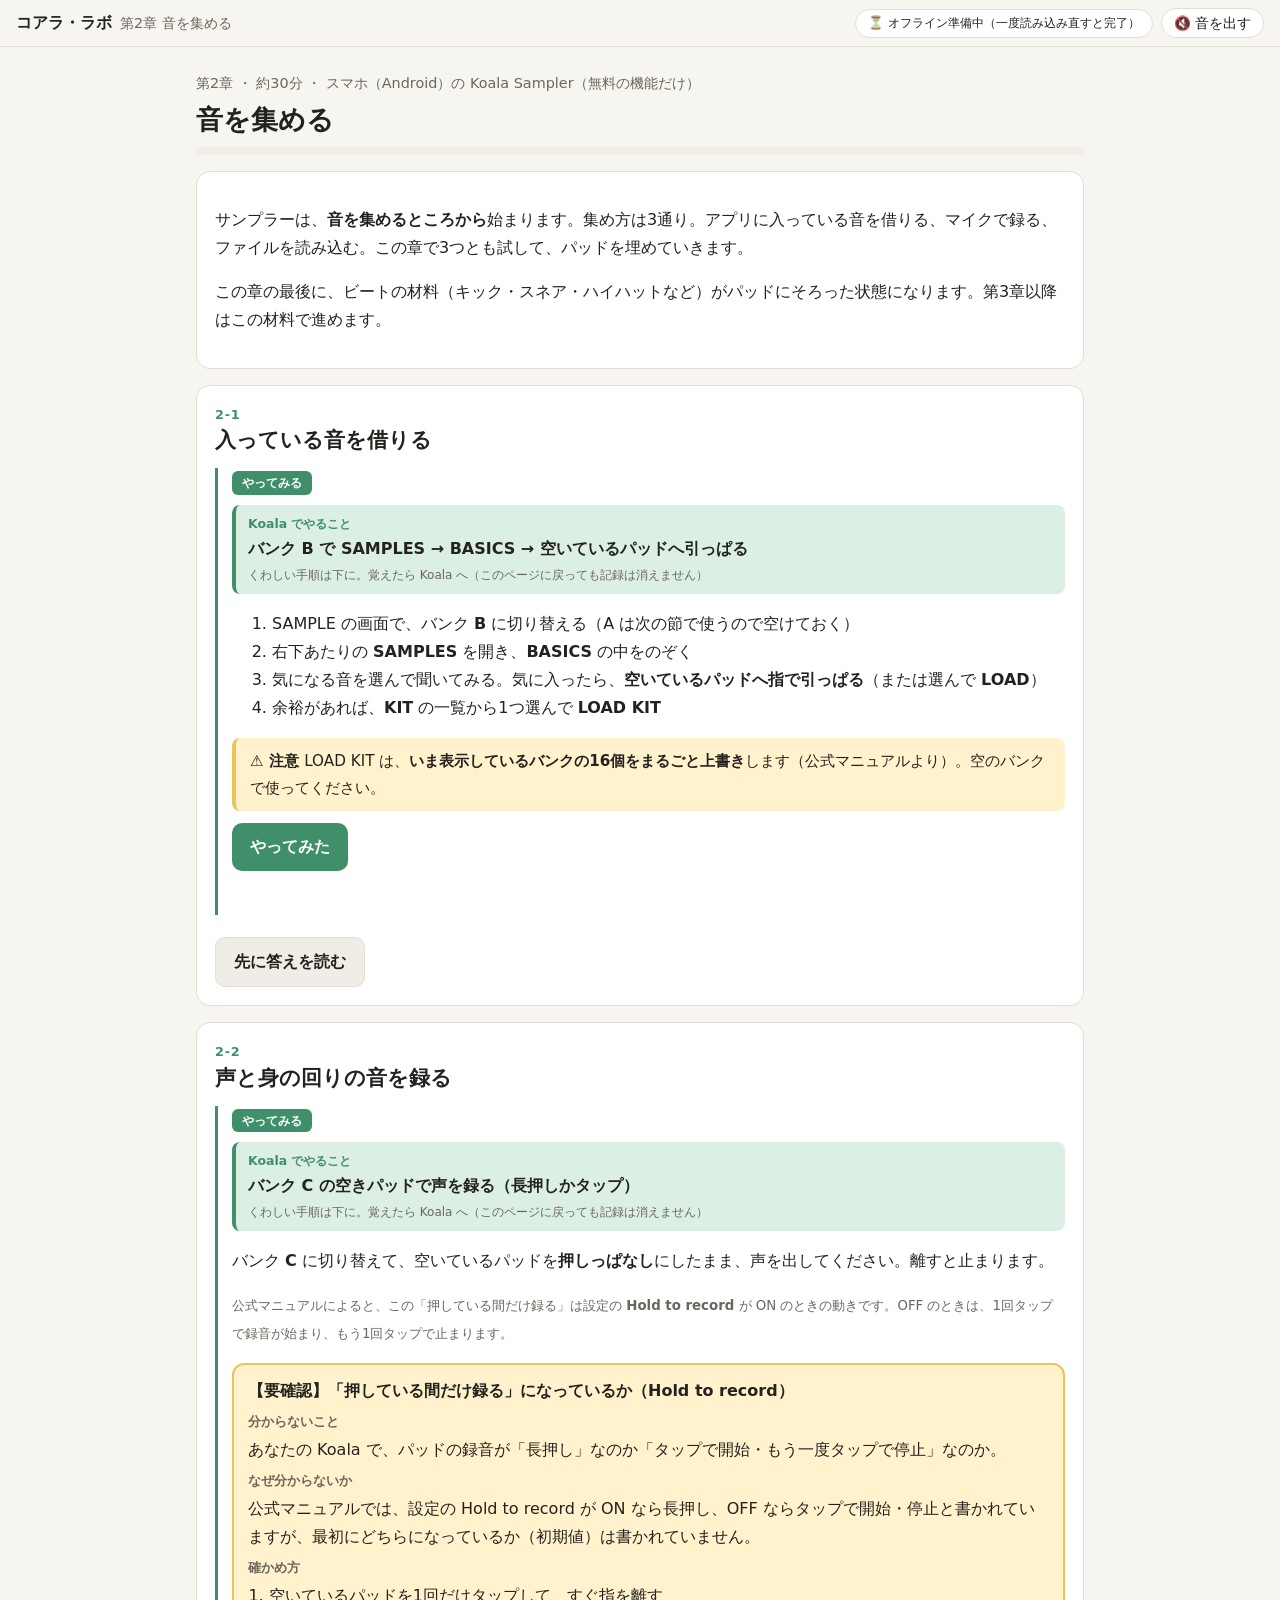
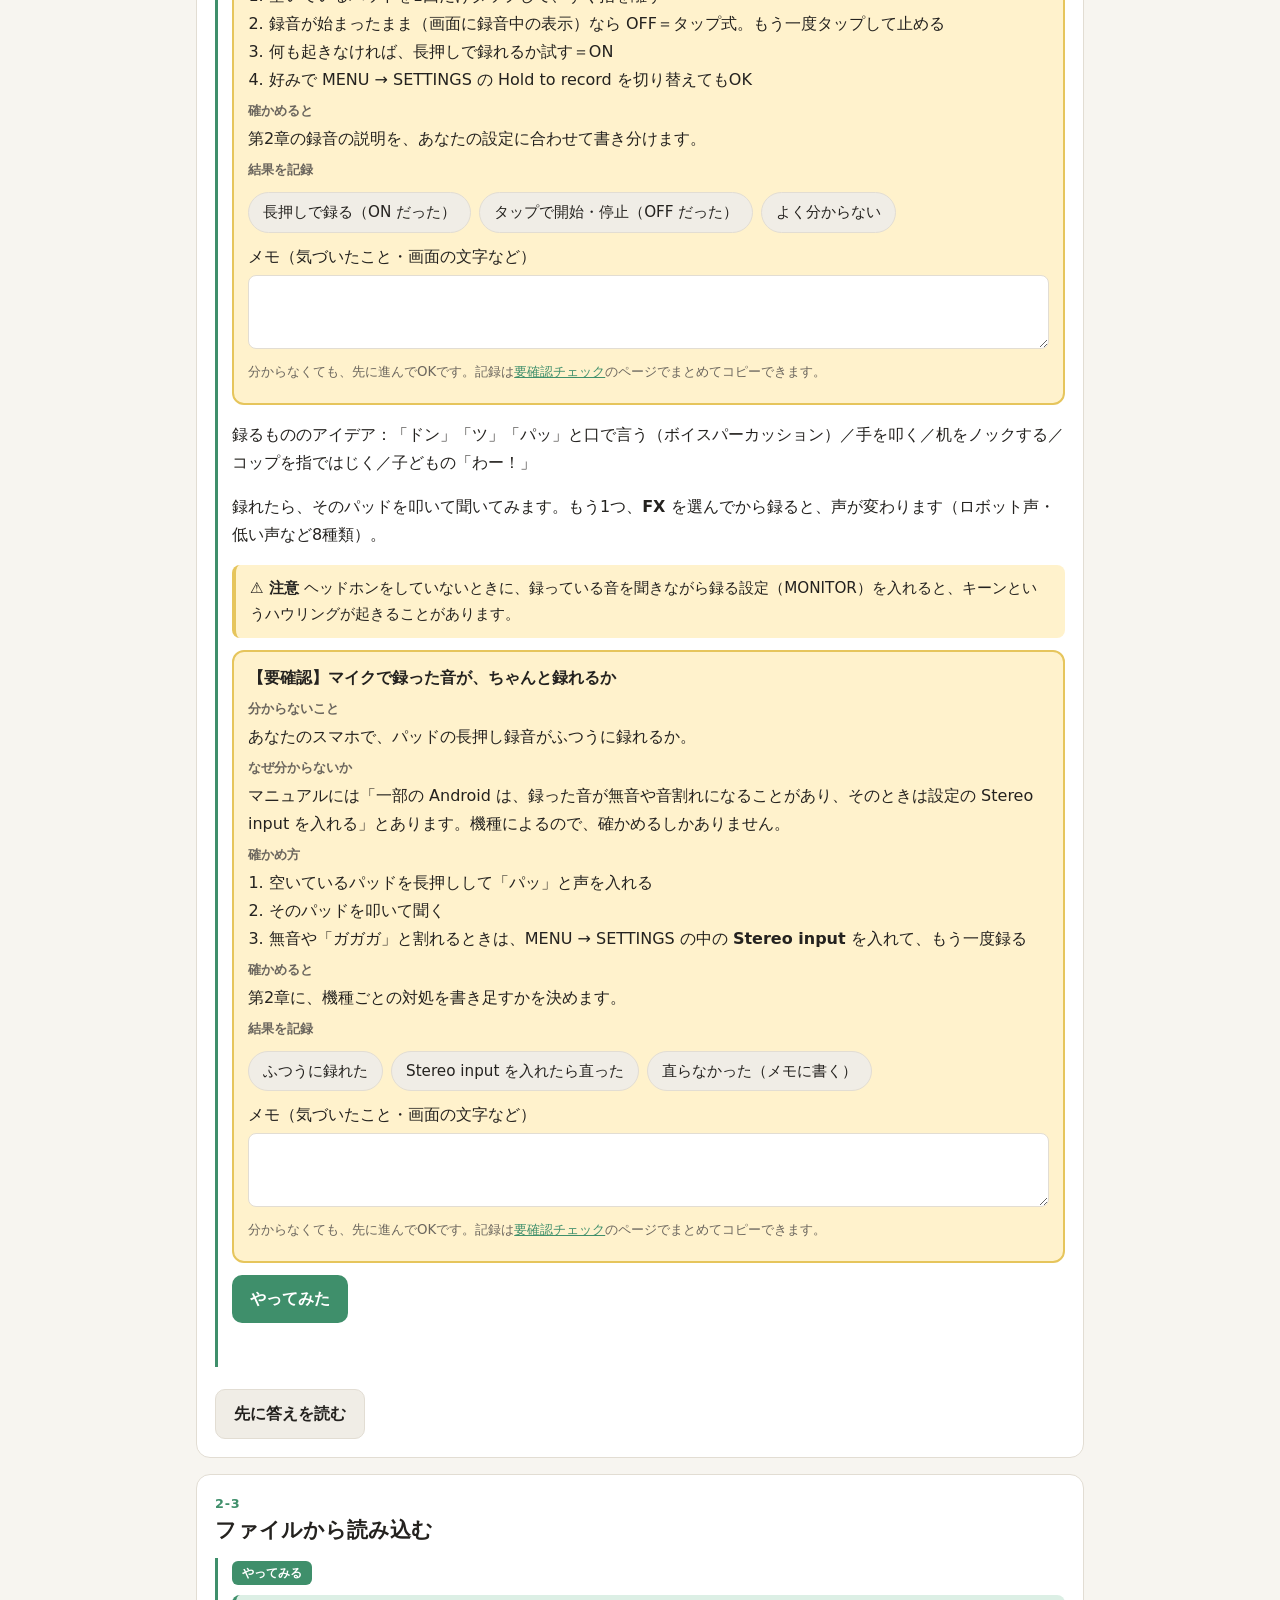
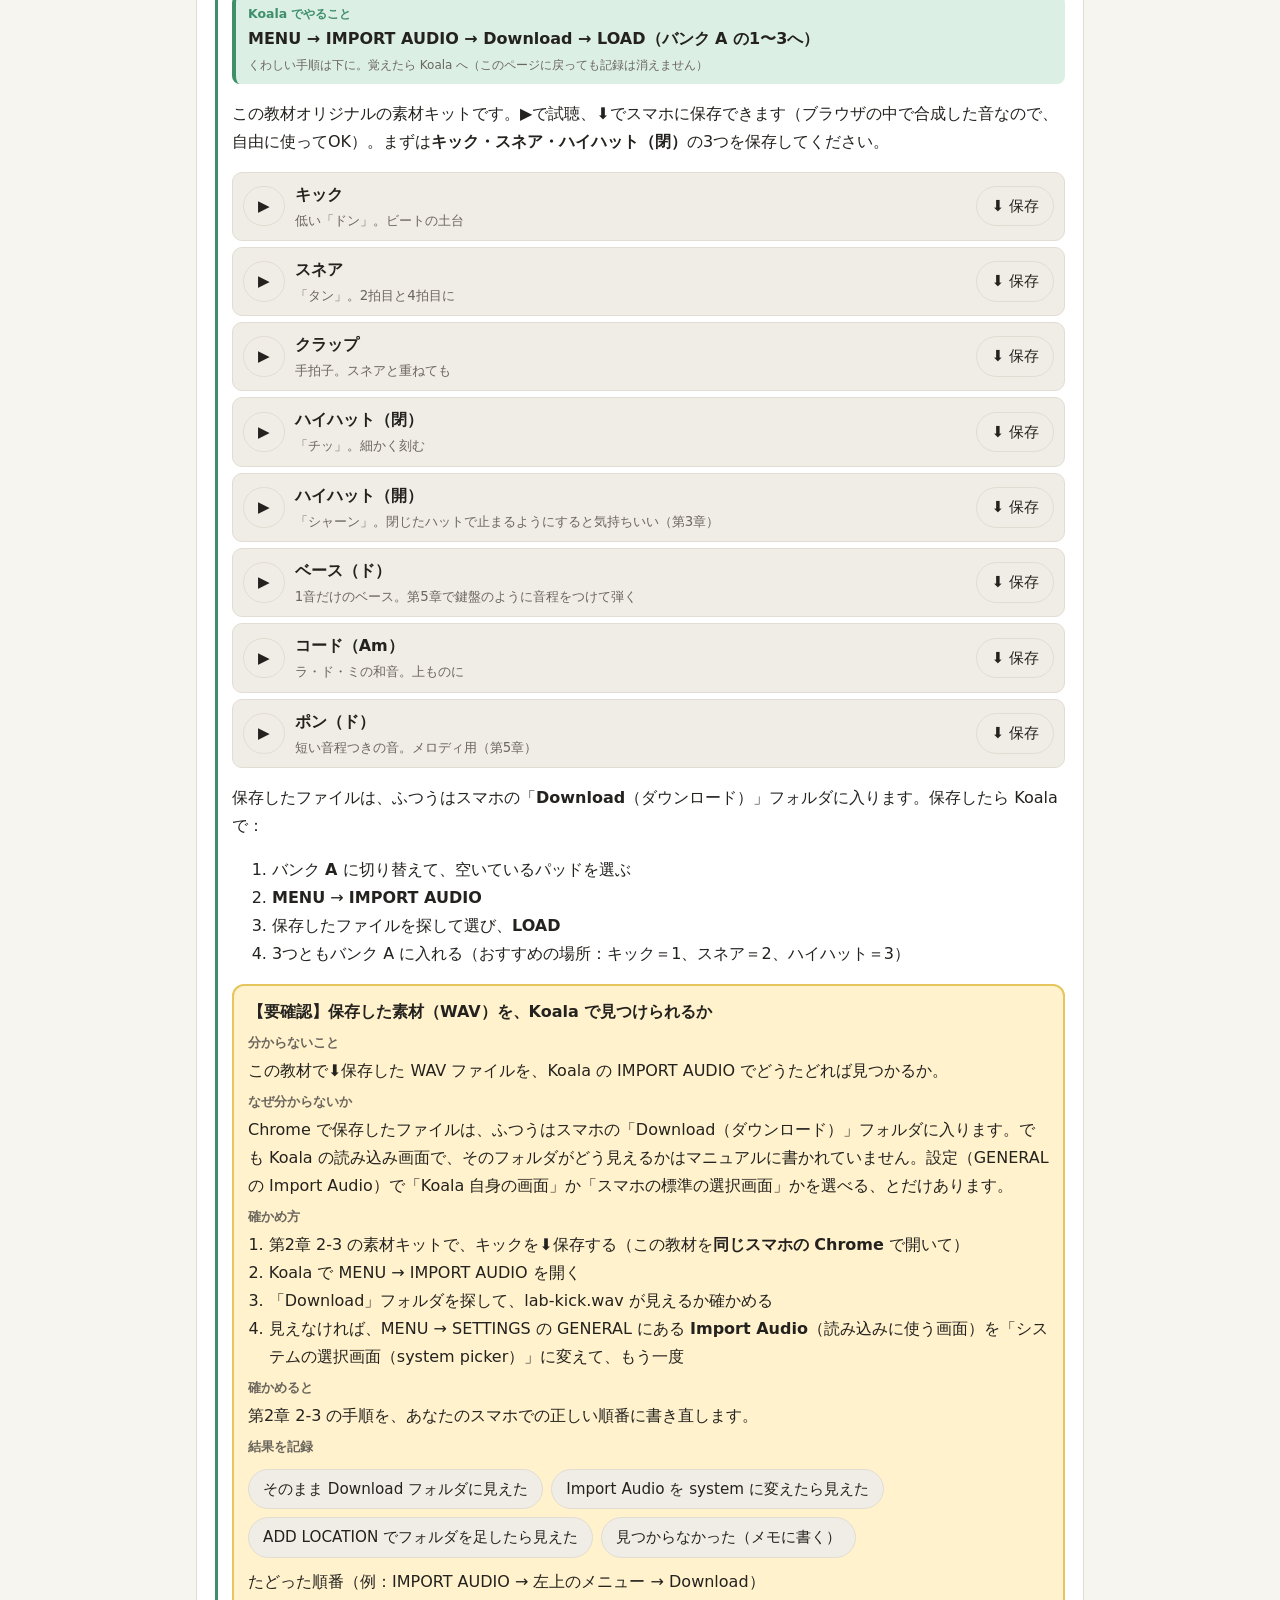
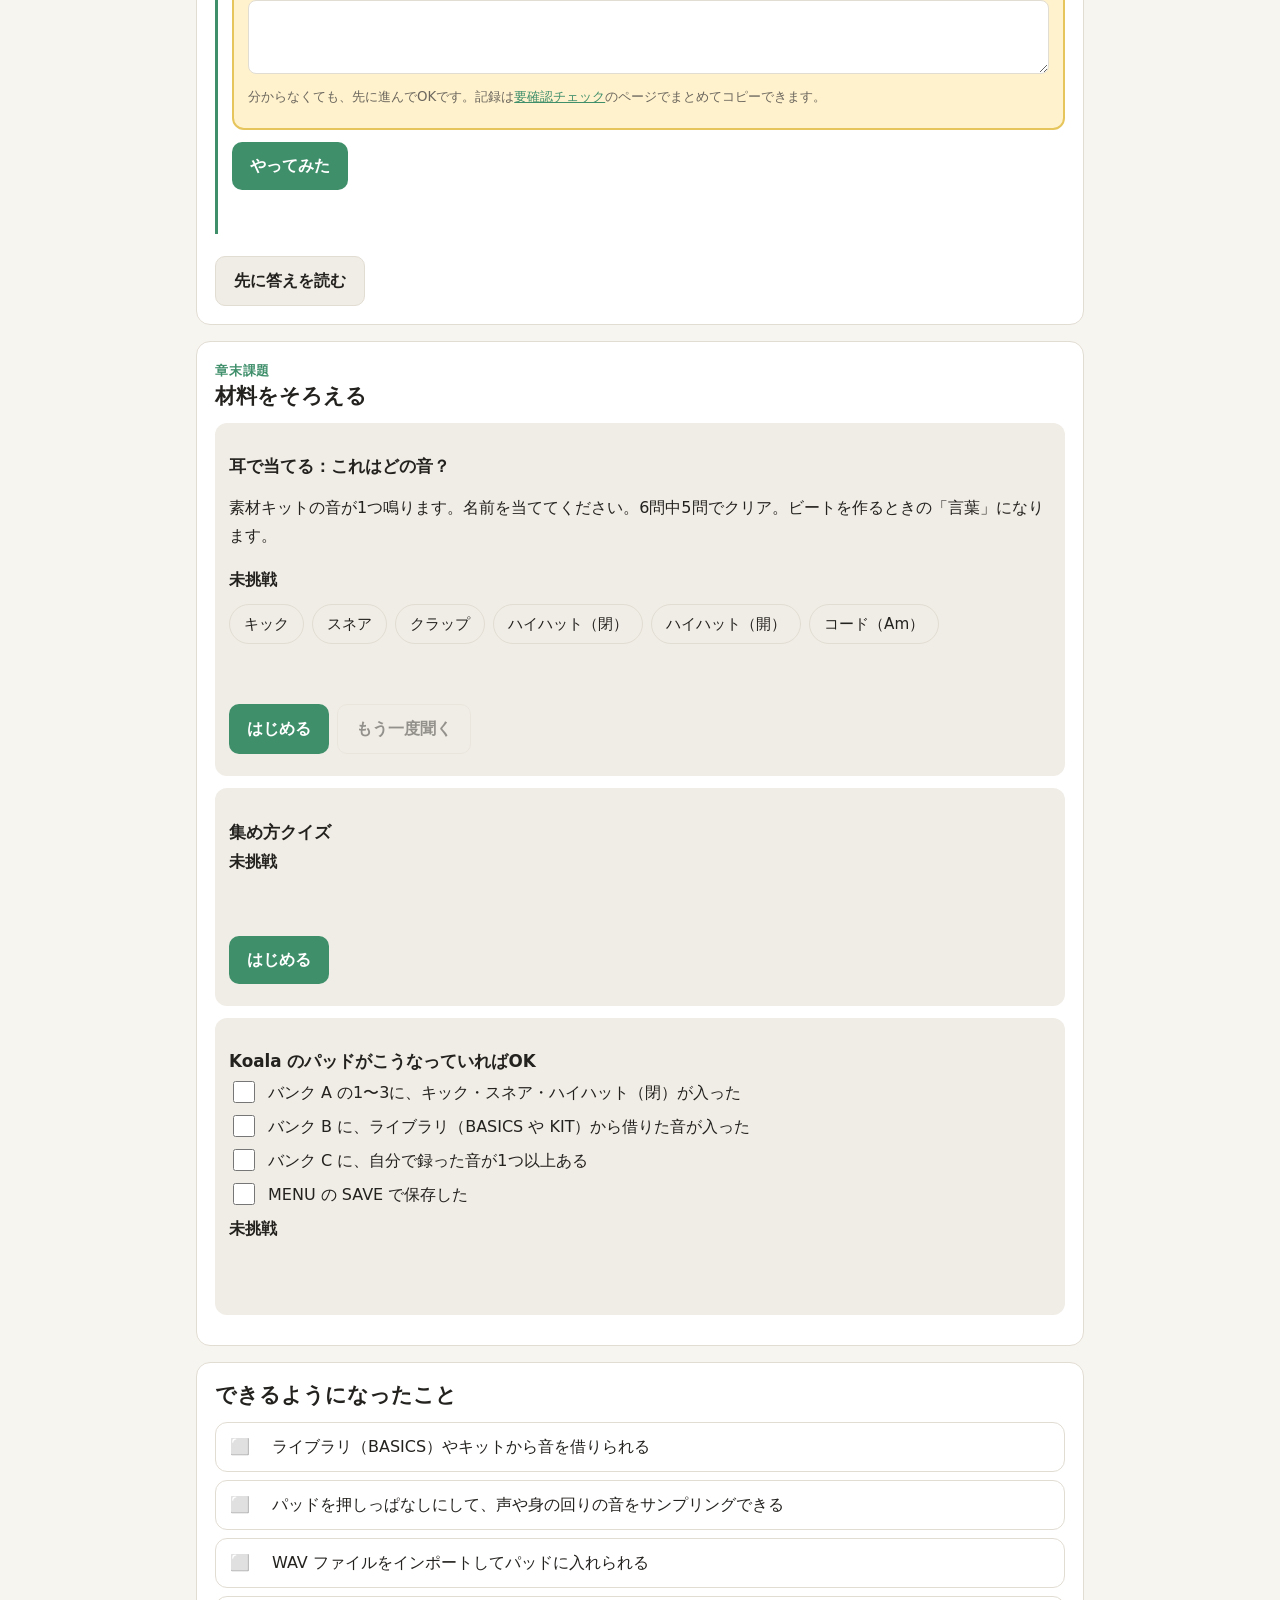
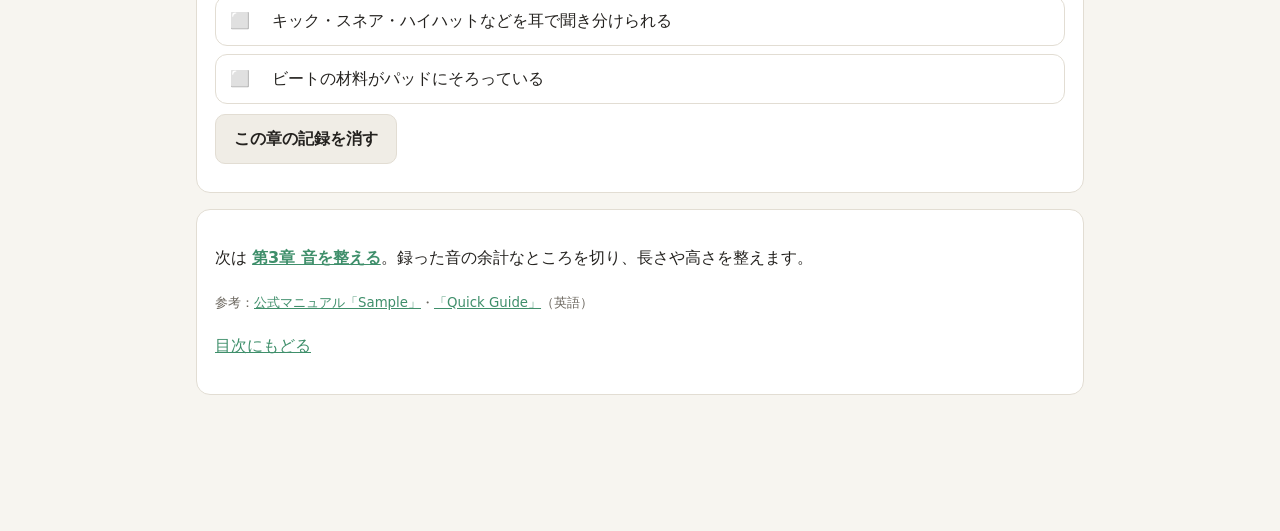
<file: chapters/ch02.html>
<!doctype html>
<html lang="ja">
<head>
<meta charset="utf-8">
<meta name="viewport" content="width=device-width, initial-scale=1">
<meta name="robots" content="noindex, nofollow">
<title>第2章 音を集める | コアラ・ラボ</title>
<meta name="theme-color" content="#3f8f6b">
<link rel="manifest" href="../manifest.webmanifest">
<link rel="icon" href="../icons/icon.svg" type="image/svg+xml">
<link rel="stylesheet" href="../css/style.css">
</head>
<body class="koala">
<main>
  <header class="chapter-head">
    <div class="meta">第2章 ・ 約30分 ・ スマホ（Android）の Koala Sampler（無料の機能だけ）</div>
    <h1>音を集める</h1>
    <div class="progress-bar" aria-label="この章の進み具合"><i id="chbar" style="width:0%"></i></div>
  </header>

  <section class="card">
    <p>サンプラーは、<strong>音を集めるところから</strong>始まります。集め方は3通り。アプリに入っている音を借りる、マイクで録る、ファイルを読み込む。この章で3つとも試して、パッドを埋めていきます。</p>
    <p>この章の最後に、ビートの材料（キック・スネア・ハイハットなど）がパッドにそろった状態になります。第3章以降はこの材料で進めます。</p>
  </section>

  <!-- 2-1 -->
  <section class="card lesson" id="l1" data-try="try1">
    <div class="num">2-1</div>
    <h2>入っている音を借りる</h2>
    <div class="step try"><span class="tag">やってみる</span>
      <div class="koala-todo"><b>Koala でやること</b>バンク B で SAMPLES → BASICS → 空いているパッドへ引っぱる<small>くわしい手順は下に。覚えたら Koala へ（このページに戻っても記録は消えません）</small></div>
      <ol>
        <li>SAMPLE の画面で、バンク <strong>B</strong> に切り替える（A は次の節で使うので空けておく）</li>
        <li>右下あたりの <strong>SAMPLES</strong> を開き、<strong>BASICS</strong> の中をのぞく</li>
        <li>気になる音を選んで聞いてみる。気に入ったら、<strong>空いているパッドへ指で引っぱる</strong>（または選んで <strong>LOAD</strong>）</li>
        <li>余裕があれば、<strong>KIT</strong> の一覧から1つ選んで <strong>LOAD KIT</strong></li>
      </ol>
      <div class="caution">LOAD KIT は、<strong>いま表示しているバンクの16個をまるごと上書き</strong>します（公式マニュアルより）。空のバンクで使ってください。</div>
      <div class="btn-row"><button class="btn" data-did>やってみた</button></div>
      <p class="feedback" data-fb></p>
    </div>
    <button class="btn sub reveal-btn" data-reveal>先に答えを読む</button>
    <div class="step what"><span class="tag">何が起きたか</span>
      <p>空だったパッドに、ドラムやベースなどの音が入りました。BASICS には約250の音が種類ごとに並んでいて、KIT を使うと16個がドラムセット一式として一度に入ります。</p>
    </div>
    <div class="step name"><span class="tag">それの名前</span>
      <p>アプリに用意された音の棚を<span class="term">ライブラリ</span>、16個ひと組のドラムセットを<span class="term">キット</span>といいます。</p>
      <p>借りた音でも、このあと切ったり高さを変えたりして自分の音にできます。プロも、ライブラリの音を材料にするのは普通のことです。</p>
    </div>
  </section>

  <!-- 2-2 -->
  <section class="card lesson" id="l2" data-try="try2">
    <div class="num">2-2</div>
    <h2>声と身の回りの音を録る</h2>
    <div class="step try"><span class="tag">やってみる</span>
      <div class="koala-todo"><b>Koala でやること</b>バンク C の空きパッドで声を録る（長押しかタップ）<small>くわしい手順は下に。覚えたら Koala へ（このページに戻っても記録は消えません）</small></div>
      <p>バンク <strong>C</strong> に切り替えて、空いているパッドを<strong>押しっぱなし</strong>にしたまま、声を出してください。離すと止まります。</p><p class="muted"><small>公式マニュアルによると、この「押している間だけ録る」は設定の <strong>Hold to record</strong> が ON のときの動きです。OFF のときは、1回タップで録音が始まり、もう1回タップで止まります。</small></p><div data-verify="holdrec"></div>
      <p>録るもののアイデア：「ドン」「ツ」「パッ」と口で言う（ボイスパーカッション）／手を叩く／机をノックする／コップを指ではじく／子どもの「わー！」</p>
      <p>録れたら、そのパッドを叩いて聞いてみます。もう1つ、<strong>FX</strong> を選んでから録ると、声が変わります（ロボット声・低い声など8種類）。</p>
      <div class="caution">ヘッドホンをしていないときに、録っている音を聞きながら録る設定（MONITOR）を入れると、キーンというハウリングが起きることがあります。</div>
      <div data-verify="mic"></div>
      <div class="btn-row"><button class="btn" data-did>やってみた</button></div>
      <p class="feedback" data-fb></p>
    </div>
    <button class="btn sub reveal-btn" data-reveal>先に答えを読む</button>
    <div class="step what"><span class="tag">何が起きたか</span>
      <p>押していた間の音が、そのままパッドに入りました。叩くたびに、同じ声が何度でも、すぐに鳴ります。口で言った「ドン」も、パッドに入れるとちゃんとドラムの役目をはたします。</p>
    </div>
    <div class="step name"><span class="tag">それの名前</span>
      <p>音を録って楽器として使えるようにすることを<span class="term">サンプリング</span>といいます。録るときに音を加工するのは<span class="term">インプットエフェクト</span>（Koala の FX）。</p>
      <p>録った音の頭やおしりに余計な部分が入っていても大丈夫。第3章で切り取ります。</p>
    </div>
  </section>

  <!-- 2-3 -->
  <section class="card lesson" id="l3" data-try="try3">
    <div class="num">2-3</div>
    <h2>ファイルから読み込む</h2>
    <div class="step try"><span class="tag">やってみる</span>
      <div class="koala-todo"><b>Koala でやること</b>MENU → IMPORT AUDIO → Download → LOAD（バンク A の1〜3へ）<small>くわしい手順は下に。覚えたら Koala へ（このページに戻っても記録は消えません）</small></div>
      <p>この教材オリジナルの素材キットです。▶で試聴、⬇でスマホに保存できます（ブラウザの中で合成した音なので、自由に使ってOK）。まずは<strong>キック・スネア・ハイハット（閉）</strong>の3つを保存してください。</p>
      <div class="kit-list" id="kitList"></div>
      <p>保存したファイルは、ふつうはスマホの「<strong>Download</strong>（ダウンロード）」フォルダに入ります。保存したら Koala で：</p>
      <ol>
        <li>バンク <strong>A</strong> に切り替えて、空いているパッドを選ぶ</li>
        <li><strong>MENU</strong> → <strong>IMPORT AUDIO</strong></li>
        <li>保存したファイルを探して選び、<strong>LOAD</strong></li>
        <li>3つともバンク A に入れる（おすすめの場所：キック＝1、スネア＝2、ハイハット＝3）</li>
      </ol>
      <div data-verify="files"></div>
      <div class="btn-row"><button class="btn" data-did>やってみた</button></div>
      <p class="feedback" data-fb></p>
    </div>
    <button class="btn sub reveal-btn" data-reveal>先に答えを読む</button>
    <div class="step what"><span class="tag">何が起きたか</span>
      <p>スマホに保存した音のファイルが、パッドに入りました。ほかのアプリで作った音、パソコンから送った音、友だちにもらった音も、同じ方法で取り込めます。</p>
    </div>
    <div class="step name"><span class="tag">それの名前</span>
      <p>外のファイルを取り込むことを<span class="term">インポート</span>といいます。今回の素材は <span class="term">WAV</span>（ワブ）という、音をそのまま記録した形式のファイルです。</p>
      <p>動画から音だけを取り出す <strong>IMPORT VIDEO</strong> もあります（MENU の中）。</p>
    </div>
  </section>

  <!-- 課題 -->
  <section class="card" id="tasks">
    <div class="num final-num">章末課題</div>
    <h2>材料をそろえる</h2>

    <div class="task" data-task="ear">
      <h3>耳で当てる：これはどの音？</h3>
      <p>素材キットの音が1つ鳴ります。名前を当ててください。6問中5問でクリア。ビートを作るときの「言葉」になります。</p>
      <div><span class="status">未挑戦</span><span class="dots"></span></div>
      <div class="btn-row" data-answers></div>
      <p class="feedback"></p>
      <div class="btn-row">
        <button class="btn" data-start>はじめる</button>
        <button class="btn sub" data-replay disabled>もう一度聞く</button>
      </div>
    </div>

    <div class="task" data-task="quiz">
      <h3>集め方クイズ</h3>
      <div><span class="status">未挑戦</span><span class="dots"></span></div>
      <div data-quiz></div>
      <p class="feedback"></p>
      <div class="btn-row"><button class="btn" data-start>はじめる</button></div>
    </div>

    <div class="task" data-task="check">
      <h3>Koala のパッドがこうなっていればOK</h3>
      <ul class="checks">
        <li><label><input type="checkbox" data-item="a1"> バンク A の1〜3に、キック・スネア・ハイハット（閉）が入った</label></li>
        <li><label><input type="checkbox" data-item="b"> バンク B に、ライブラリ（BASICS や KIT）から借りた音が入った</label></li>
        <li><label><input type="checkbox" data-item="c"> バンク C に、自分で録った音が1つ以上ある</label></li>
        <li><label><input type="checkbox" data-item="save"> MENU の SAVE で保存した</label></li>
      </ul>
      <div><span class="status">未挑戦</span></div>
      <p class="feedback"></p>
    </div>
  </section>

  <section class="card" id="cando">
    <h2>できるようになったこと</h2>
    <ul class="toc" id="candoList"></ul>
    <div class="btn-row"><button class="btn sub" id="resetCh">この章の記録を消す</button></div>
  </section>

  <section class="card">
    <p>次は <a href="ch03.html"><strong>第3章 音を整える</strong></a>。録った音の余計なところを切り、長さや高さを整えます。</p>
    <p class="muted"><small>参考：<a href="https://manual.koalasampler.com/mobile/4-sample/" target="_blank" rel="noopener">公式マニュアル「Sample」</a>・<a href="https://manual.koalasampler.com/mobile/3-quick-guide/" target="_blank" rel="noopener">「Quick Guide」</a>（英語）</small></p>
    <p><a href="../index.html">目次にもどる</a></p>
  </section>
</main>
<script type="module" src="../js/ch02.js"></script>
</body>
</html>
</file>
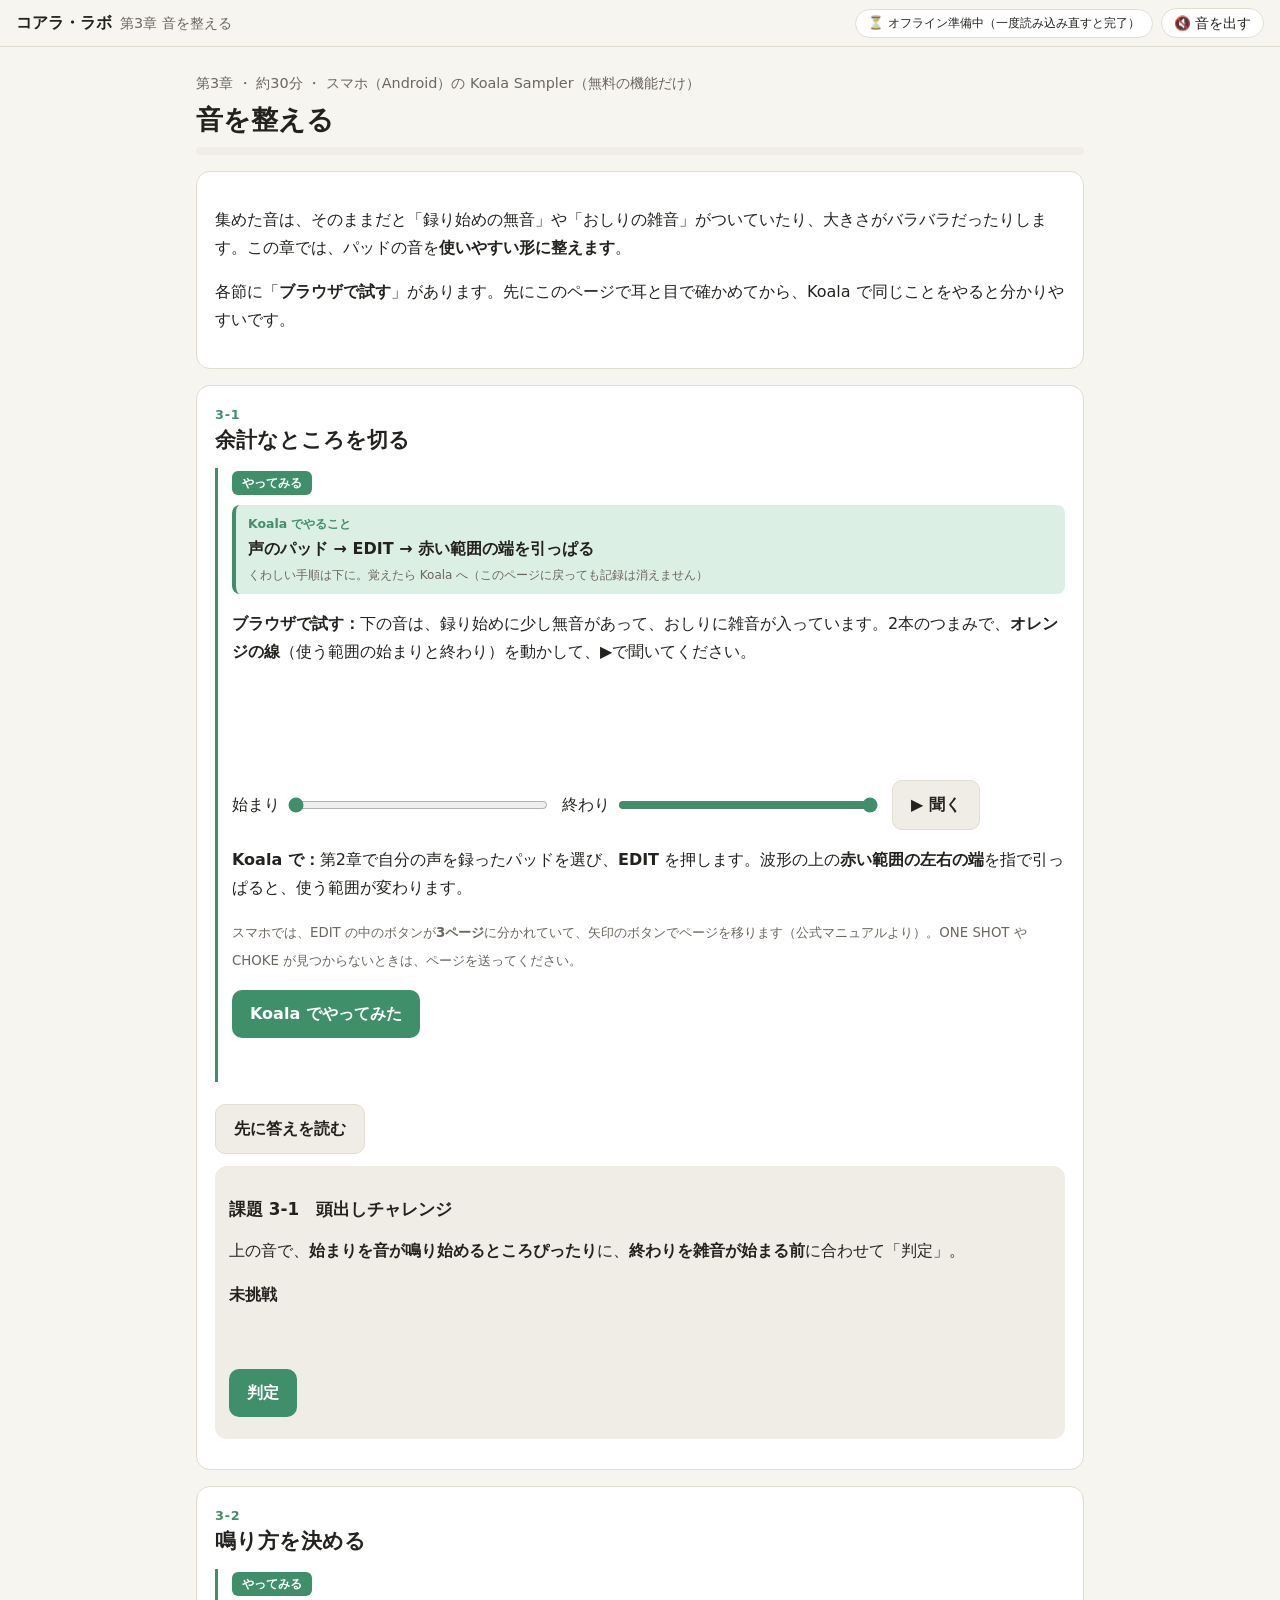
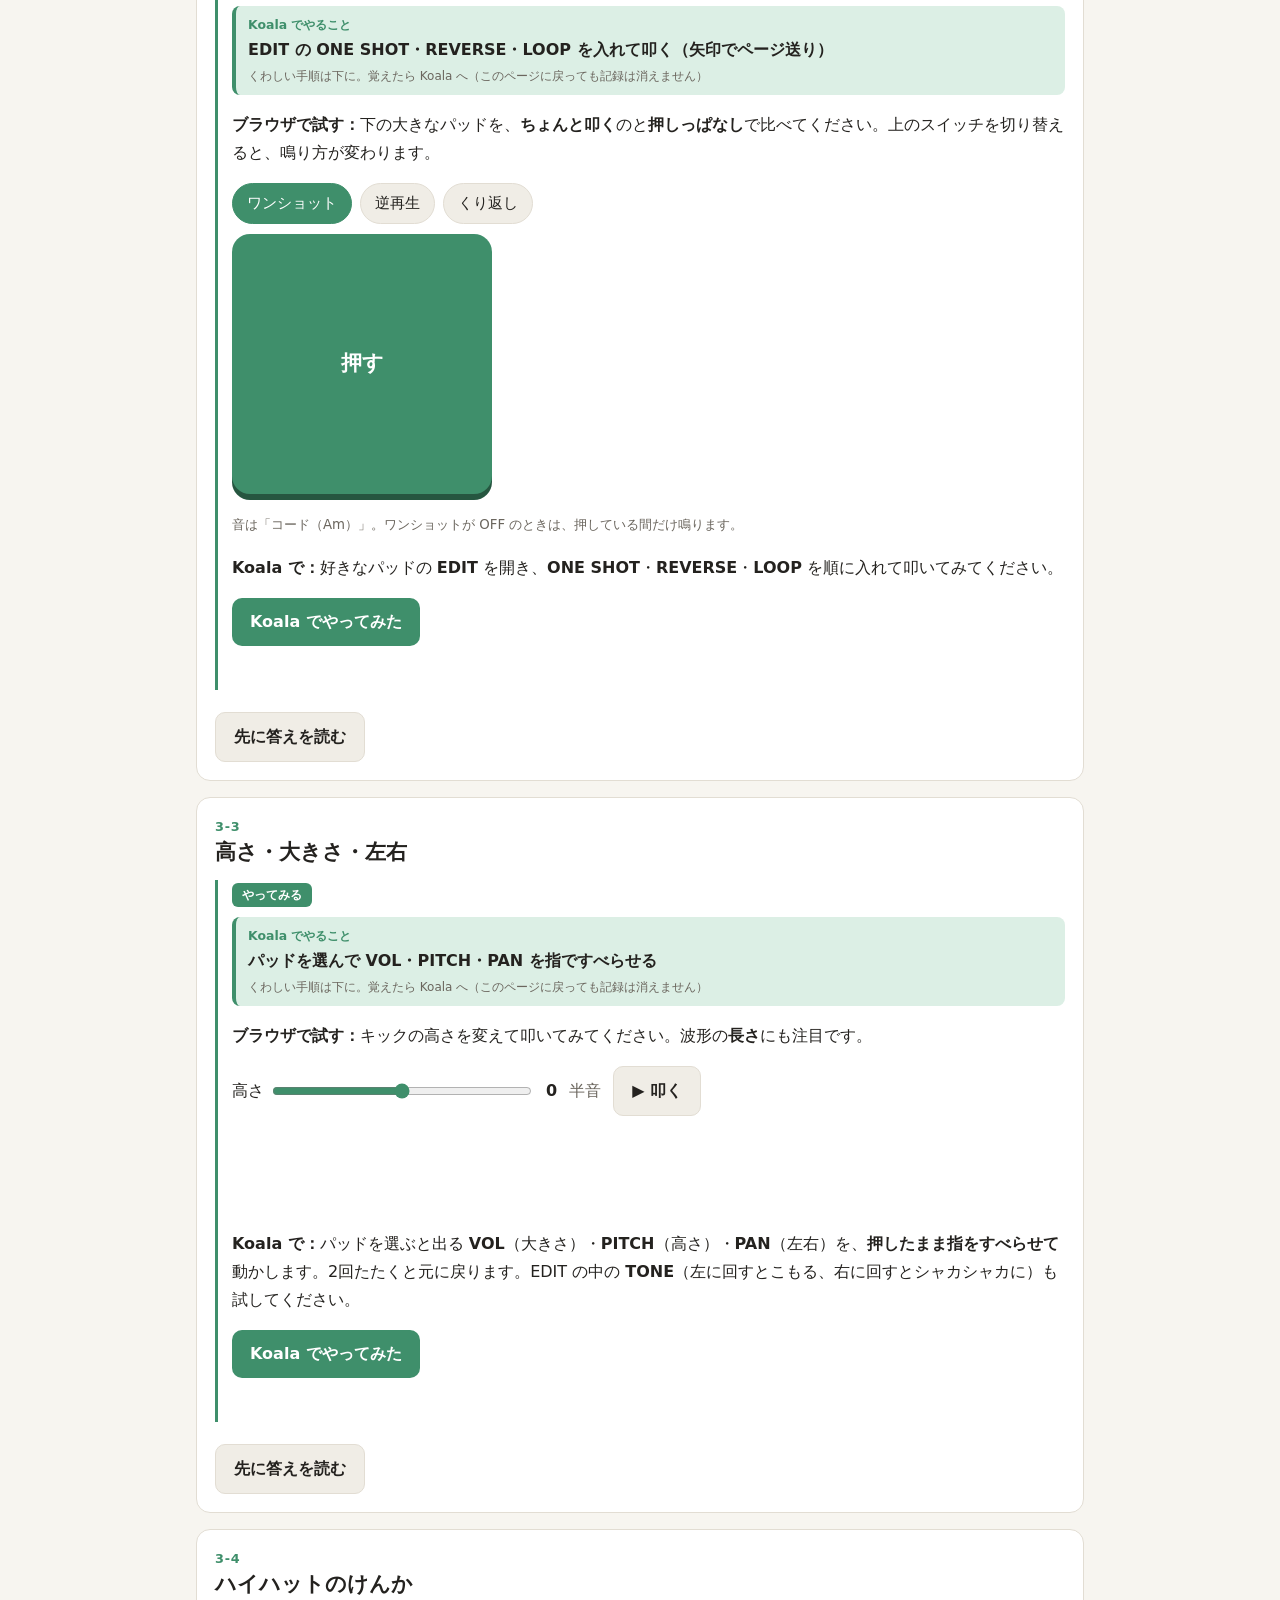
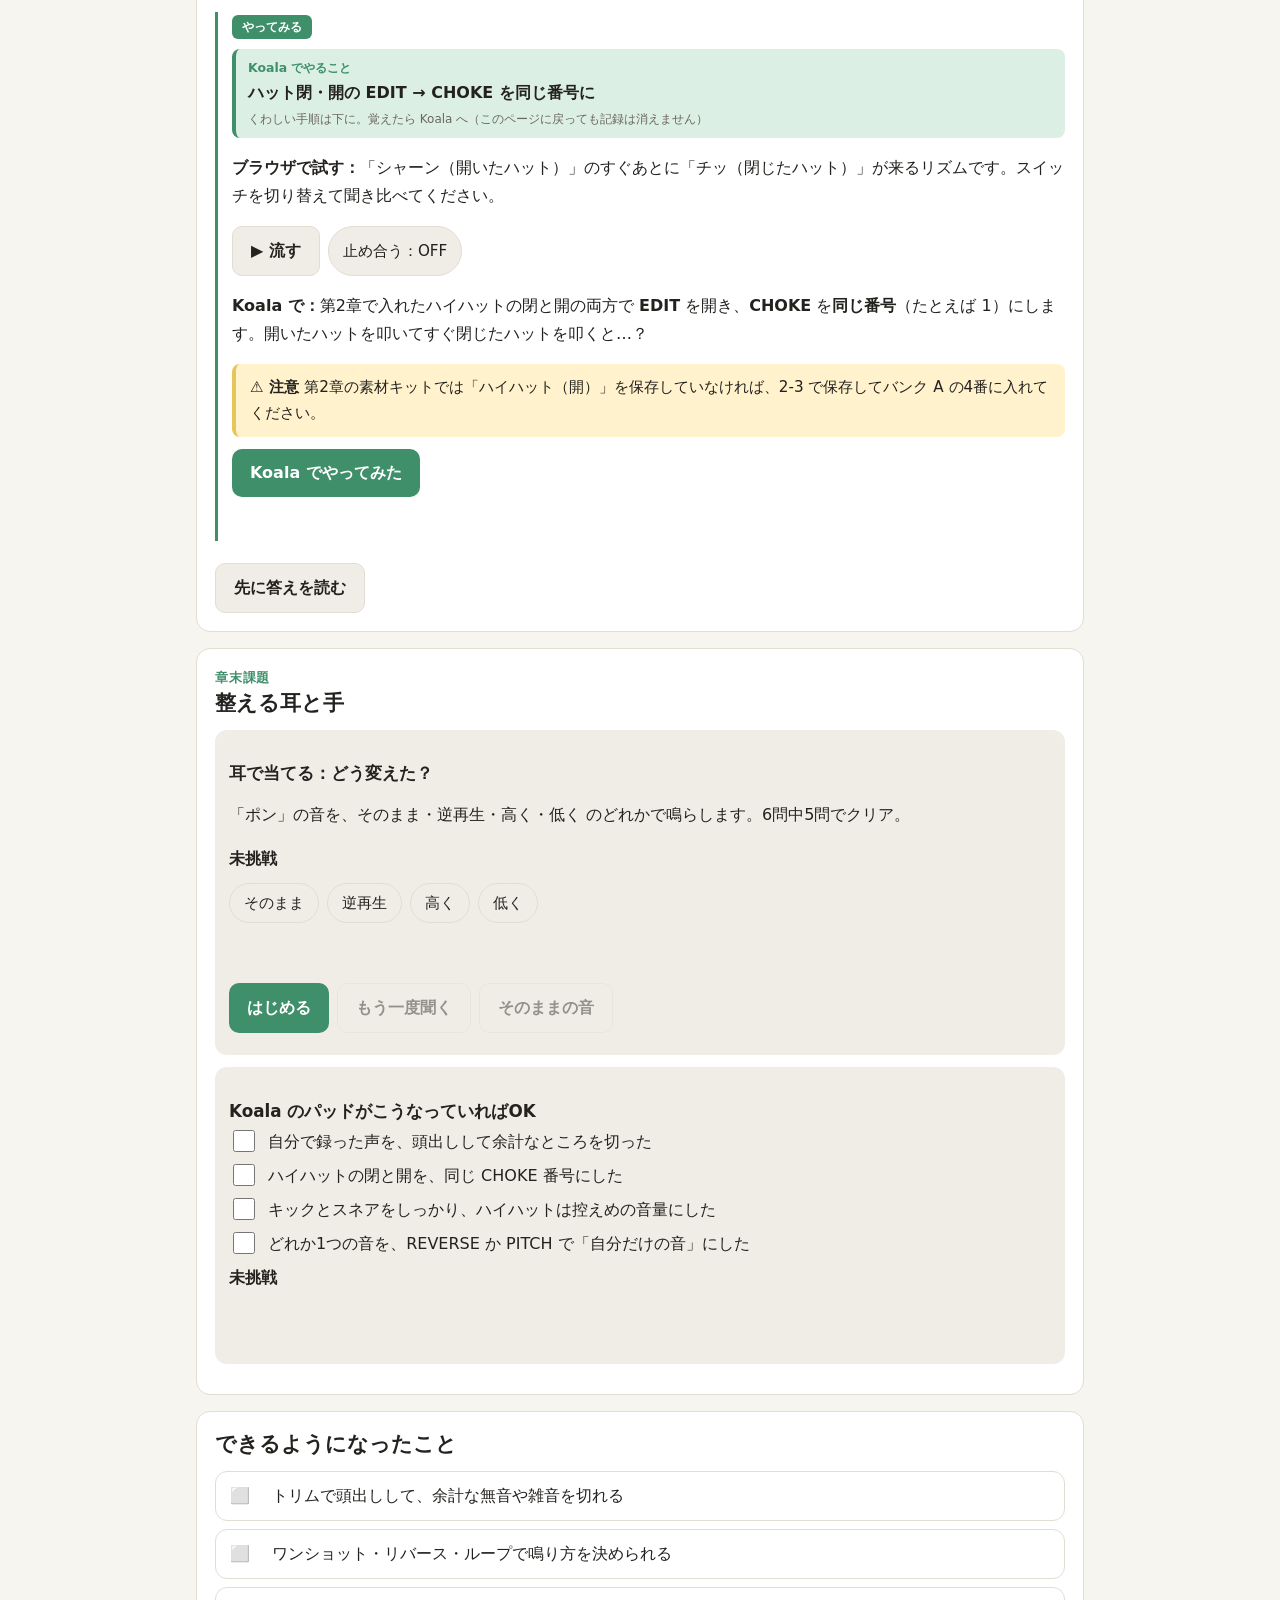
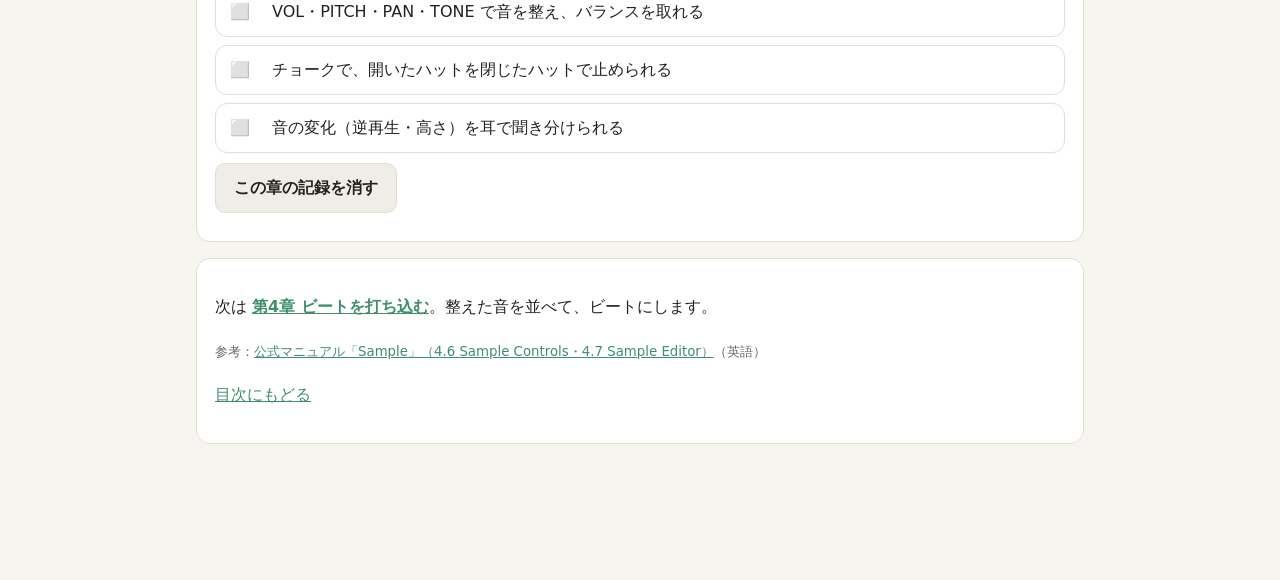
<file: chapters/ch03.html>
<!doctype html>
<html lang="ja">
<head>
<meta charset="utf-8">
<meta name="viewport" content="width=device-width, initial-scale=1">
<meta name="robots" content="noindex, nofollow">
<title>第3章 音を整える | コアラ・ラボ</title>
<meta name="theme-color" content="#3f8f6b">
<link rel="manifest" href="../manifest.webmanifest">
<link rel="icon" href="../icons/icon.svg" type="image/svg+xml">
<link rel="stylesheet" href="../css/style.css">
</head>
<body class="koala">
<main>
  <header class="chapter-head">
    <div class="meta">第3章 ・ 約30分 ・ スマホ（Android）の Koala Sampler（無料の機能だけ）</div>
    <h1>音を整える</h1>
    <div class="progress-bar" aria-label="この章の進み具合"><i id="chbar" style="width:0%"></i></div>
  </header>

  <section class="card">
    <p>集めた音は、そのままだと「録り始めの無音」や「おしりの雑音」がついていたり、大きさがバラバラだったりします。この章では、パッドの音を<strong>使いやすい形に整えます</strong>。</p>
    <p>各節に「<strong>ブラウザで試す</strong>」があります。先にこのページで耳と目で確かめてから、Koala で同じことをやると分かりやすいです。</p>
  </section>

  <!-- 3-1 -->
  <section class="card lesson" id="l1" data-try="try1">
    <div class="num">3-1</div>
    <h2>余計なところを切る</h2>
    <div class="step try"><span class="tag">やってみる</span>
      <div class="koala-todo"><b>Koala でやること</b>声のパッド → EDIT → 赤い範囲の端を引っぱる<small>くわしい手順は下に。覚えたら Koala へ（このページに戻っても記録は消えません）</small></div>
      <p><strong>ブラウザで試す：</strong>下の音は、録り始めに少し無音があって、おしりに雑音が入っています。2本のつまみで、<strong>オレンジの線</strong>（使う範囲の始まりと終わり）を動かして、▶で聞いてください。</p>
      <canvas class="wave" id="trimWave"></canvas>
      <div class="form-row">
        <label>始まり <input type="range" id="trimStart" min="0" max="1000" value="0"></label>
        <label>終わり <input type="range" id="trimEnd" min="0" max="1000" value="1000"></label>
        <button class="btn sub" id="trimPlay">▶ 聞く</button>
      </div>
      <p><strong>Koala で：</strong>第2章で自分の声を録ったパッドを選び、<strong>EDIT</strong> を押します。波形の上の<strong>赤い範囲の左右の端</strong>を指で引っぱると、使う範囲が変わります。</p><p class="muted"><small>スマホでは、EDIT の中のボタンが<strong>3ページ</strong>に分かれていて、矢印のボタンでページを移ります（公式マニュアルより）。ONE SHOT や CHOKE が見つからないときは、ページを送ってください。</small></p>
      <div class="btn-row"><button class="btn" data-did>Koala でやってみた</button></div>
      <p class="feedback" data-fb></p>
    </div>
    <button class="btn sub reveal-btn" data-reveal>先に答えを読む</button>
    <div class="step what"><span class="tag">何が起きたか</span>
      <p>始まりを音の立ち上がりのすぐ手前に合わせると、叩いた瞬間に音が出るようになりました。無音が残っていると、叩いてから一瞬遅れて鳴るので、リズムがずれて聞こえます。終わりを縮めると、おしりの雑音が消えました。</p>
    </div>
    <div class="step name"><span class="tag">それの名前</span>
      <p>使う範囲を切り出すことを<span class="term">トリム</span>、ぴったり音の頭から鳴るようにすることを<span class="term">頭出し</span>といいます。画面の山の形は、音のゆれを描いた<span class="term">波形</span>です。</p>
    </div>

    <div class="task" data-task="trim">
      <h3>課題 3-1　頭出しチャレンジ</h3>
      <p>上の音で、<strong>始まりを音が鳴り始めるところぴったり</strong>に、<strong>終わりを雑音が始まる前</strong>に合わせて「判定」。</p>
      <div><span class="status">未挑戦</span></div>
      <p class="feedback"></p>
      <div class="btn-row"><button class="btn" id="trimJudge">判定</button></div>
    </div>
  </section>

  <!-- 3-2 -->
  <section class="card lesson" id="l2" data-try="try2">
    <div class="num">3-2</div>
    <h2>鳴り方を決める</h2>
    <div class="step try"><span class="tag">やってみる</span>
      <div class="koala-todo"><b>Koala でやること</b>EDIT の ONE SHOT・REVERSE・LOOP を入れて叩く（矢印でページ送り）<small>くわしい手順は下に。覚えたら Koala へ（このページに戻っても記録は消えません）</small></div>
      <p><strong>ブラウザで試す：</strong>下の大きなパッドを、<strong>ちょんと叩く</strong>のと<strong>押しっぱなし</strong>で比べてください。上のスイッチを切り替えると、鳴り方が変わります。</p>
      <div class="btn-row" id="modeChips">
        <button class="chip" data-mode="oneshot">ワンショット</button>
        <button class="chip" data-mode="reverse">逆再生</button>
        <button class="chip" data-mode="loop">くり返し</button>
      </div>
      <button class="bigpad" id="bigPad">押す</button>
      <p class="muted"><small>音は「コード（Am）」。ワンショットが OFF のときは、押している間だけ鳴ります。</small></p>
      <p><strong>Koala で：</strong>好きなパッドの <strong>EDIT</strong> を開き、<strong>ONE SHOT</strong>・<strong>REVERSE</strong>・<strong>LOOP</strong> を順に入れて叩いてみてください。</p>
      <div class="btn-row"><button class="btn" data-did>Koala でやってみた</button></div>
      <p class="feedback" data-fb></p>
    </div>
    <button class="btn sub reveal-btn" data-reveal>先に答えを読む</button>
    <div class="step what"><span class="tag">何が起きたか</span>
      <ul>
        <li>ワンショット ON：ちょんと叩いても最後まで鳴る（ドラム向き）</li>
        <li>ワンショット OFF：指を離すと止まる（長い音を、好きな長さで切りたいとき）</li>
        <li>逆再生：音が後ろから前へ。じわっとふくらんで、パッと消える不思議な音に</li>
        <li>くり返し：押している間、音が回り続ける</li>
      </ul>
    </div>
    <div class="step name"><span class="tag">それの名前</span>
      <p>叩くと最後まで鳴るのが<span class="term">ワンショット</span>、逆再生は<span class="term">リバース</span>、くり返しは<span class="term">ループ</span>。Koala の LOOP には、行って戻る PING PONG などの種類もあります。</p>
    </div>
  </section>

  <!-- 3-3 -->
  <section class="card lesson" id="l3" data-try="try3">
    <div class="num">3-3</div>
    <h2>高さ・大きさ・左右</h2>
    <div class="step try"><span class="tag">やってみる</span>
      <div class="koala-todo"><b>Koala でやること</b>パッドを選んで VOL・PITCH・PAN を指ですべらせる<small>くわしい手順は下に。覚えたら Koala へ（このページに戻っても記録は消えません）</small></div>
      <p><strong>ブラウザで試す：</strong>キックの高さを変えて叩いてみてください。波形の<strong>長さ</strong>にも注目です。</p>
      <div class="form-row">
        <label>高さ <input type="range" id="pitch" min="-12" max="12" step="1" value="0"></label>
        <b id="pitchVal">0</b><span class="muted">半音</span>
        <button class="btn sub" id="pitchPlay">▶ 叩く</button>
      </div>
      <canvas class="wave" id="pitchWave"></canvas>
      <p><strong>Koala で：</strong>パッドを選ぶと出る <strong>VOL</strong>（大きさ）・<strong>PITCH</strong>（高さ）・<strong>PAN</strong>（左右）を、<strong>押したまま指をすべらせて</strong>動かします。2回たたくと元に戻ります。EDIT の中の <strong>TONE</strong>（左に回すとこもる、右に回すとシャカシャカに）も試してください。</p>
      <div class="btn-row"><button class="btn" data-did>Koala でやってみた</button></div>
      <p class="feedback" data-fb></p>
    </div>
    <button class="btn sub reveal-btn" data-reveal>先に答えを読む</button>
    <div class="step what"><span class="tag">何が起きたか</span>
      <p>ブラウザでは、高さを下げると音が<strong>低く、長く</strong>なり、上げると<strong>高く、短く</strong>なりました。音を遅く再生すると低く長く、速く再生すると高く短くなるからです。キックを少し下げると、重く太い音になります。</p>
      <div data-verify="pitch"></div>
    </div>
    <div class="step name"><span class="tag">それの名前</span>
      <p>高さは<span class="term">ピッチ</span>、大きさは<span class="term">ボリューム</span>、左右の位置は<span class="term">パン</span>。TONE は、決まった高さより上（または下）の成分を削って明るさを変える<span class="term">フィルター</span>です。</p>
      <p>ビートでは、<strong>キックとスネアを大きく、ハイハットは控えめ</strong>にするのが基本のバランスです。</p>
    </div>
  </section>

  <!-- 3-4 -->
  <section class="card lesson" id="l4" data-try="try4">
    <div class="num">3-4</div>
    <h2>ハイハットのけんか</h2>
    <div class="step try"><span class="tag">やってみる</span>
      <div class="koala-todo"><b>Koala でやること</b>ハット閉・開の EDIT → CHOKE を同じ番号に<small>くわしい手順は下に。覚えたら Koala へ（このページに戻っても記録は消えません）</small></div>
      <p><strong>ブラウザで試す：</strong>「シャーン（開いたハット）」のすぐあとに「チッ（閉じたハット）」が来るリズムです。スイッチを切り替えて聞き比べてください。</p>
      <div class="btn-row">
        <button class="btn sub" id="chokePlay">▶ 流す</button>
        <button class="chip" id="chokeBtn">止め合う：OFF</button>
      </div>
      <p><strong>Koala で：</strong>第2章で入れたハイハットの閉と開の両方で <strong>EDIT</strong> を開き、<strong>CHOKE</strong> を<strong>同じ番号</strong>（たとえば 1）にします。開いたハットを叩いてすぐ閉じたハットを叩くと…？</p>
      <div class="caution">第2章の素材キットでは「ハイハット（開）」を保存していなければ、2-3 で保存してバンク A の4番に入れてください。</div>
      <div class="btn-row"><button class="btn" data-did>Koala でやってみた</button></div>
      <p class="feedback" data-fb></p>
    </div>
    <button class="btn sub reveal-btn" data-reveal>先に答えを読む</button>
    <div class="step what"><span class="tag">何が起きたか</span>
      <p>止め合う OFF では、「シャーン」が鳴り続けたまま「チッ」が重なって、もやもやしました。ON にすると、「チッ」が鳴った瞬間に「シャーン」がピタッと止まり、本物のドラムのような歯切れになりました。本物のハイハットも、足でペダルを踏んで閉じると響きが止まります。</p>
    </div>
    <div class="step name"><span class="tag">それの名前</span>
      <p>同じグループの音どうしが止め合う仕組みを<span class="term">チョーク</span>（チョークグループ）といいます。Koala には6つのグループがあります。</p>
    </div>
  </section>

  <!-- 課題 -->
  <section class="card" id="tasks">
    <div class="num final-num">章末課題</div>
    <h2>整える耳と手</h2>

    <div class="task" data-task="ear">
      <h3>耳で当てる：どう変えた？</h3>
      <p>「ポン」の音を、そのまま・逆再生・高く・低く のどれかで鳴らします。6問中5問でクリア。</p>
      <div><span class="status">未挑戦</span><span class="dots"></span></div>
      <div class="btn-row" data-answers>
        <button class="chip" data-a="normal" disabled>そのまま</button>
        <button class="chip" data-a="reverse" disabled>逆再生</button>
        <button class="chip" data-a="up" disabled>高く</button>
        <button class="chip" data-a="down" disabled>低く</button>
      </div>
      <p class="feedback"></p>
      <div class="btn-row">
        <button class="btn" data-start>はじめる</button>
        <button class="btn sub" data-replay disabled>もう一度聞く</button>
        <button class="btn sub" data-ref disabled>そのままの音</button>
      </div>
    </div>

    <div class="task" data-task="check">
      <h3>Koala のパッドがこうなっていればOK</h3>
      <ul class="checks">
        <li><label><input type="checkbox" data-item="trim"> 自分で録った声を、頭出しして余計なところを切った</label></li>
        <li><label><input type="checkbox" data-item="choke"> ハイハットの閉と開を、同じ CHOKE 番号にした</label></li>
        <li><label><input type="checkbox" data-item="vol"> キックとスネアをしっかり、ハイハットは控えめの音量にした</label></li>
        <li><label><input type="checkbox" data-item="fun"> どれか1つの音を、REVERSE か PITCH で「自分だけの音」にした</label></li>
      </ul>
      <div><span class="status">未挑戦</span></div>
      <p class="feedback"></p>
    </div>
  </section>

  <section class="card" id="cando">
    <h2>できるようになったこと</h2>
    <ul class="toc" id="candoList"></ul>
    <div class="btn-row"><button class="btn sub" id="resetCh">この章の記録を消す</button></div>
  </section>

  <section class="card">
    <p>次は <a href="ch04.html"><strong>第4章 ビートを打ち込む</strong></a>。整えた音を並べて、ビートにします。</p>
    <p class="muted"><small>参考：<a href="https://manual.koalasampler.com/mobile/4-sample/" target="_blank" rel="noopener">公式マニュアル「Sample」（4.6 Sample Controls・4.7 Sample Editor）</a>（英語）</small></p>
    <p><a href="../index.html">目次にもどる</a></p>
  </section>
</main>
<script type="module" src="../js/ch03.js"></script>
</body>
</html>
</file>
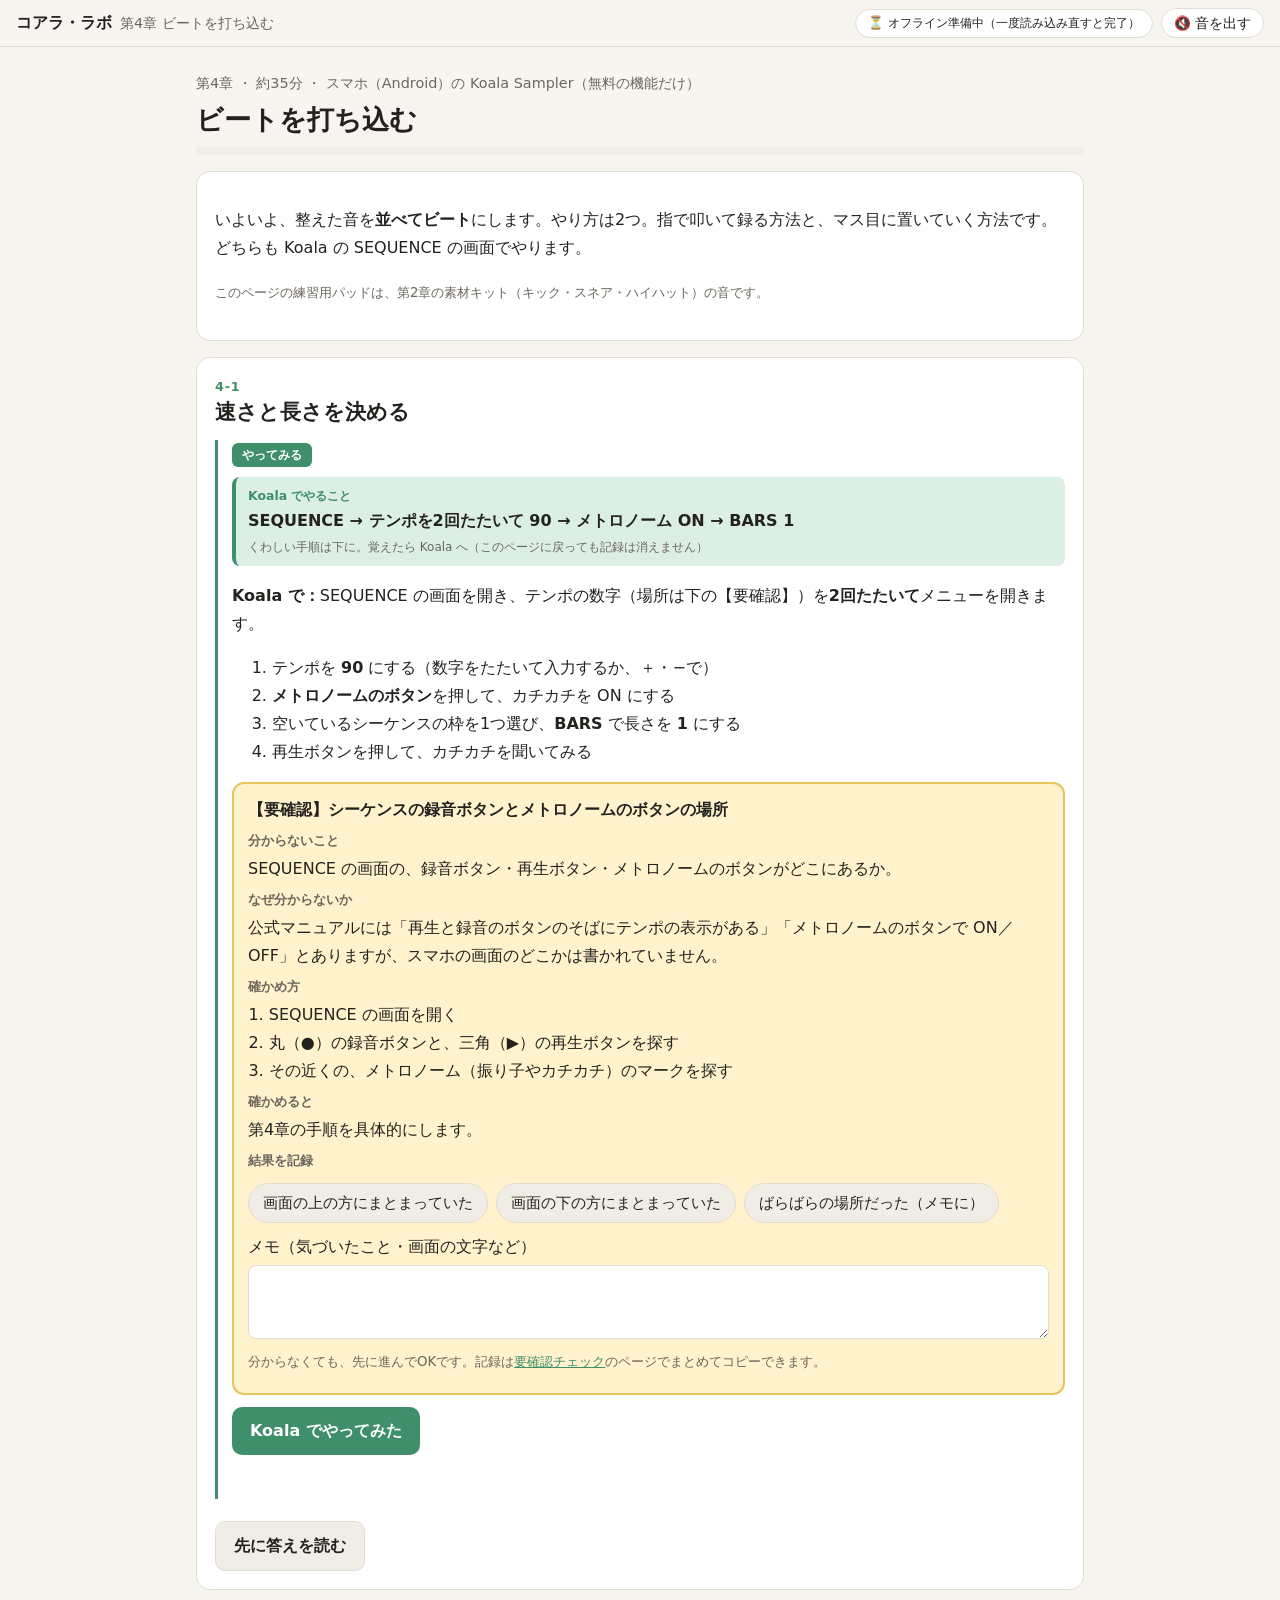
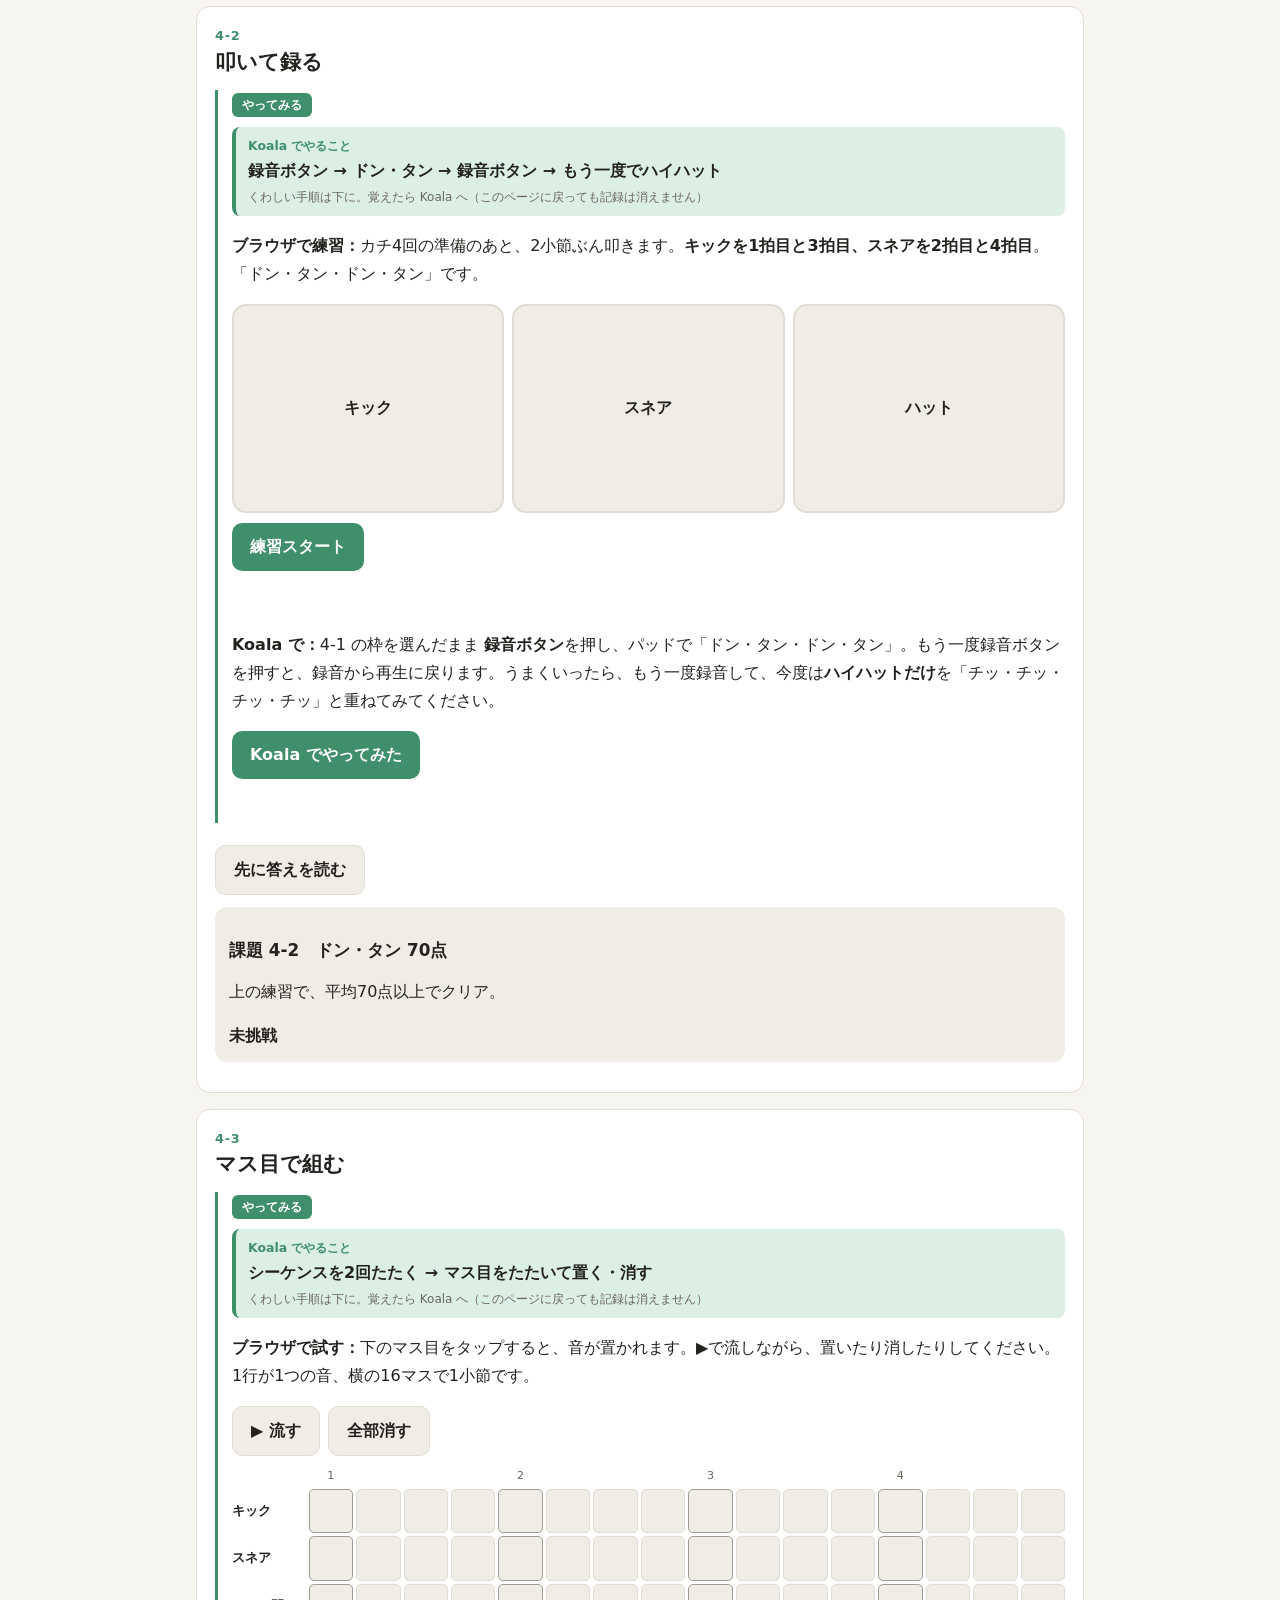
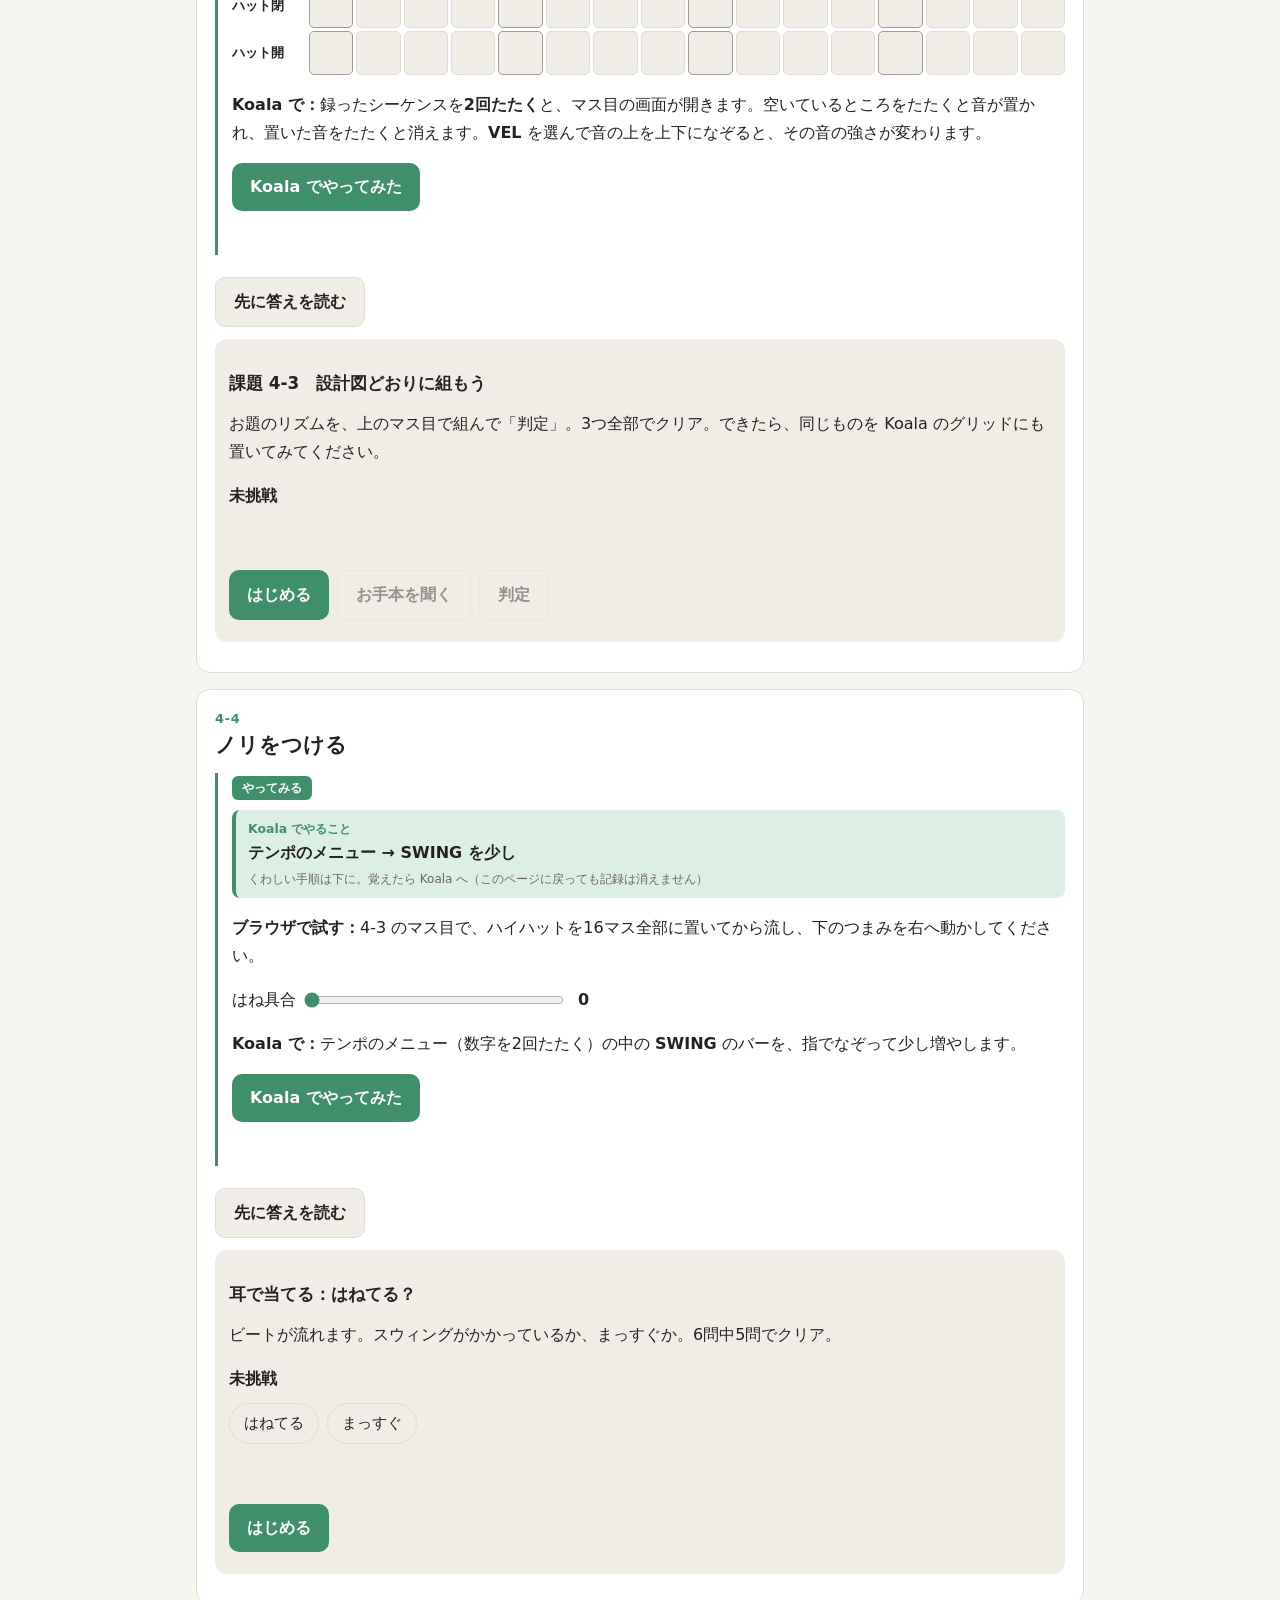
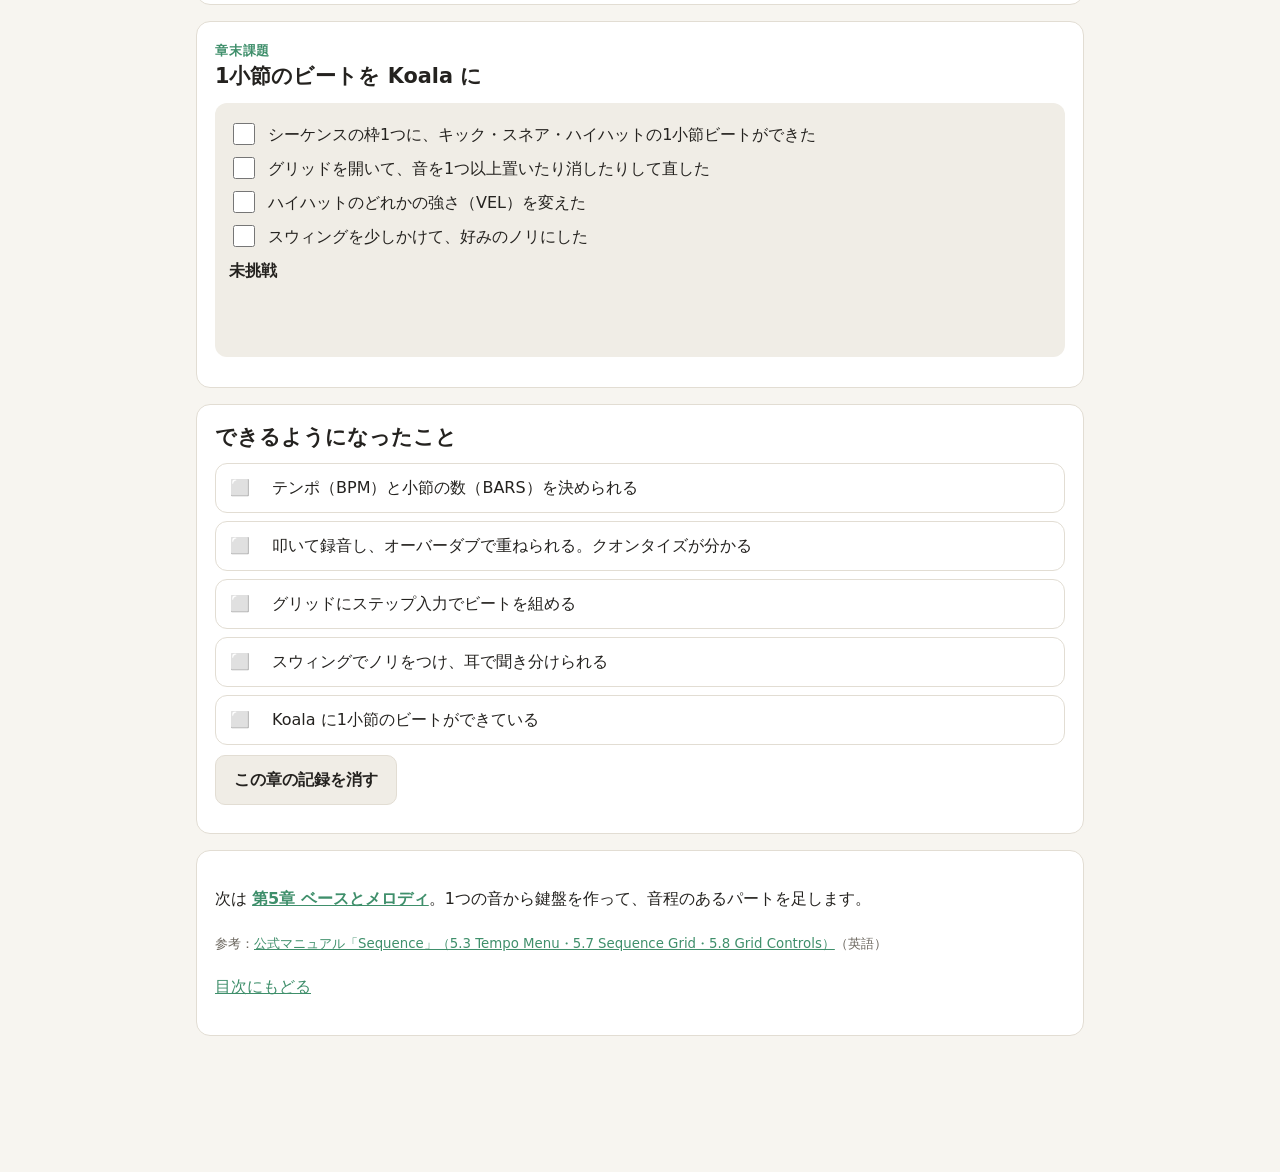
<file: chapters/ch04.html>
<!doctype html>
<html lang="ja">
<head>
<meta charset="utf-8">
<meta name="viewport" content="width=device-width, initial-scale=1">
<meta name="robots" content="noindex, nofollow">
<title>第4章 ビートを打ち込む | コアラ・ラボ</title>
<meta name="theme-color" content="#3f8f6b">
<link rel="manifest" href="../manifest.webmanifest">
<link rel="icon" href="../icons/icon.svg" type="image/svg+xml">
<link rel="stylesheet" href="../css/style.css">
</head>
<body class="koala">
<main>
  <header class="chapter-head">
    <div class="meta">第4章 ・ 約35分 ・ スマホ（Android）の Koala Sampler（無料の機能だけ）</div>
    <h1>ビートを打ち込む</h1>
    <div class="progress-bar" aria-label="この章の進み具合"><i id="chbar" style="width:0%"></i></div>
  </header>

  <section class="card">
    <p>いよいよ、整えた音を<strong>並べてビート</strong>にします。やり方は2つ。指で叩いて録る方法と、マス目に置いていく方法です。どちらも Koala の SEQUENCE の画面でやります。</p>
    <p class="muted"><small>このページの練習用パッドは、第2章の素材キット（キック・スネア・ハイハット）の音です。</small></p>
  </section>

  <!-- 4-1 -->
  <section class="card lesson" id="l1" data-try="try1">
    <div class="num">4-1</div>
    <h2>速さと長さを決める</h2>
    <div class="step try"><span class="tag">やってみる</span>
      <div class="koala-todo"><b>Koala でやること</b>SEQUENCE → テンポを2回たたいて 90 → メトロノーム ON → BARS 1<small>くわしい手順は下に。覚えたら Koala へ（このページに戻っても記録は消えません）</small></div>
      <p><strong>Koala で：</strong>SEQUENCE の画面を開き、テンポの数字（場所は下の【要確認】）を<strong>2回たたいて</strong>メニューを開きます。</p>
      <ol>
        <li>テンポを <strong>90</strong> にする（数字をたたいて入力するか、＋・−で）</li>
        <li><strong>メトロノームのボタン</strong>を押して、カチカチを ON にする</li>
        <li>空いているシーケンスの枠を1つ選び、<strong>BARS</strong> で長さを <strong>1</strong> にする</li>
        <li>再生ボタンを押して、カチカチを聞いてみる</li>
      </ol>
      <div data-verify="recbtn"></div>
      <div class="btn-row"><button class="btn" data-did>Koala でやってみた</button></div>
      <p class="feedback" data-fb></p>
    </div>
    <button class="btn sub reveal-btn" data-reveal>先に答えを読む</button>
    <div class="step what"><span class="tag">何が起きたか</span>
      <p>カチ・カチ・カチ・カチと、4回で1周するカチカチが鳴りました。数字を大きくすると速く、小さくすると遅くなります。4回ぶんの1周が、これから音を置いていく「1枚の紙」です。</p>
    </div>
    <div class="step name"><span class="tag">それの名前</span>
      <p>速さは <span class="term">BPM</span>（1分間にカチが何回か）。90 なら、ゆったりしたヒップホップくらいの速さです。カチ4回ぶんのまとまりを<span class="term">小節</span>、Koala の BARS は「何小節か」という意味です。</p>
    </div>
  </section>

  <!-- 4-2 -->
  <section class="card lesson" id="l2" data-try="try2">
    <div class="num">4-2</div>
    <h2>叩いて録る</h2>
    <div class="step try"><span class="tag">やってみる</span>
      <div class="koala-todo"><b>Koala でやること</b>録音ボタン → ドン・タン → 録音ボタン → もう一度でハイハット<small>くわしい手順は下に。覚えたら Koala へ（このページに戻っても記録は消えません）</small></div>
      <p><strong>ブラウザで練習：</strong>カチ4回の準備のあと、2小節ぶん叩きます。<strong>キックを1拍目と3拍目、スネアを2拍目と4拍目</strong>。「ドン・タン・ドン・タン」です。</p>
      <div id="padsA"></div>
      <div class="btn-row"><button class="btn" id="practiceBtn">練習スタート</button><button class="btn sub" id="calibBtn" hidden>このずれを補正に使う</button></div>
      <p class="feedback" id="practiceFb"></p>
      <div id="practiceGrid"></div>
      <p><strong>Koala で：</strong>4-1 の枠を選んだまま <strong>録音ボタン</strong>を押し、パッドで「ドン・タン・ドン・タン」。もう一度録音ボタンを押すと、録音から再生に戻ります。うまくいったら、もう一度録音して、今度は<strong>ハイハットだけ</strong>を「チッ・チッ・チッ・チッ」と重ねてみてください。</p>
      <div class="btn-row"><button class="btn" data-did>Koala でやってみた</button></div>
      <p class="feedback" data-fb></p>
    </div>
    <button class="btn sub reveal-btn" data-reveal>先に答えを読む</button>
    <div class="step what"><span class="tag">何が起きたか</span>
      <p>叩いたとおりに録音されて、くり返し再生されました。2回目の録音では、1回目の「ドン・タン」が消えずに、上にハイハットが<strong>重なり</strong>ました。</p>
      <p>少しずれて叩いても、録った音はマス目にピタッとそろっていたはずです。上の練習の結果にも「そろえると」の表が出ます。</p>
    </div>
    <div class="step name"><span class="tag">それの名前</span>
      <p>演奏しながら録るのは<span class="term">リアルタイム録音</span>、前の録音に重ねて録るのは<span class="term">オーバーダブ</span>。叩いたタイミングを近いマス目（Koala ではふつう16分音符）にそろえる機能を<span class="term">クオンタイズ</span>といいます。テンポのメニューで ON／OFF できます。</p>
    </div>

    <div class="task" data-task="drum">
      <h3>課題 4-2　ドン・タン 70点</h3>
      <p>上の練習で、平均70点以上でクリア。</p>
      <div><span class="status">未挑戦</span></div>
    </div>
  </section>

  <!-- 4-3 -->
  <section class="card lesson" id="l3" data-try="try3">
    <div class="num">4-3</div>
    <h2>マス目で組む</h2>
    <div class="step try"><span class="tag">やってみる</span>
      <div class="koala-todo"><b>Koala でやること</b>シーケンスを2回たたく → マス目をたたいて置く・消す<small>くわしい手順は下に。覚えたら Koala へ（このページに戻っても記録は消えません）</small></div>
      <p><strong>ブラウザで試す：</strong>下のマス目をタップすると、音が置かれます。▶で流しながら、置いたり消したりしてください。1行が1つの音、横の16マスで1小節です。</p>
      <div class="btn-row">
        <button class="btn sub" id="seqPlay">▶ 流す</button>
        <button class="btn sub" id="seqClear">全部消す</button>
      </div>
      <div id="designer"></div>
      <p><strong>Koala で：</strong>録ったシーケンスを<strong>2回たたく</strong>と、マス目の画面が開きます。空いているところをたたくと音が置かれ、置いた音をたたくと消えます。<strong>VEL</strong> を選んで音の上を上下になぞると、その音の強さが変わります。</p>
      <div class="btn-row"><button class="btn" data-did>Koala でやってみた</button></div>
      <p class="feedback" data-fb></p>
    </div>
    <button class="btn sub reveal-btn" data-reveal>先に答えを読む</button>
    <div class="step what"><span class="tag">何が起きたか</span>
      <p>叩けなくても、マス目に置くだけでビートが作れました。4マスで1拍。太い線のところが1拍目・2拍目…の頭です。叩いて録った音も、同じマス目の上に並んでいます。</p>
    </div>
    <div class="step name"><span class="tag">それの名前</span>
      <p>1マスずつ音を置いていくやり方を<span class="term">ステップ入力</span>、マス目の画面を<span class="term">グリッド</span>、音の強さを<span class="term">ベロシティ</span>といいます。Koala の DICE は、音ごとに「鳴る確率」を決める機能。毎回少しちがうビートになります。</p>
    </div>

    <div class="task" data-task="grid">
      <h3>課題 4-3　設計図どおりに組もう</h3>
      <p>お題のリズムを、上のマス目で組んで「判定」。3つ全部でクリア。できたら、同じものを Koala のグリッドにも置いてみてください。</p>
      <p class="quiz-q quiz-q-sm" data-q></p>
      <div><span class="status">未挑戦</span><span class="dots"></span></div>
      <p class="feedback"></p>
      <div class="btn-row">
        <button class="btn" data-start>はじめる</button>
        <button class="btn sub" data-listen disabled>お手本を聞く</button>
        <button class="btn sub" data-judge disabled>判定</button>
      </div>
    </div>
  </section>

  <!-- 4-4 -->
  <section class="card lesson" id="l4" data-try="try4">
    <div class="num">4-4</div>
    <h2>ノリをつける</h2>
    <div class="step try"><span class="tag">やってみる</span>
      <div class="koala-todo"><b>Koala でやること</b>テンポのメニュー → SWING を少し<small>くわしい手順は下に。覚えたら Koala へ（このページに戻っても記録は消えません）</small></div>
      <p><strong>ブラウザで試す：</strong>4-3 のマス目で、ハイハットを16マス全部に置いてから流し、下のつまみを右へ動かしてください。</p>
      <div class="form-row"><label>はね具合 <input type="range" id="swing" min="0" max="100" value="0"></label><b id="swingVal">0</b></div>
      <p><strong>Koala で：</strong>テンポのメニュー（数字を2回たたく）の中の <strong>SWING</strong> のバーを、指でなぞって少し増やします。</p>
      <div class="btn-row"><button class="btn" data-did>Koala でやってみた</button></div>
      <p class="feedback" data-fb></p>
    </div>
    <button class="btn sub reveal-btn" data-reveal>先に答えを読む</button>
    <div class="step what"><span class="tag">何が起きたか</span>
      <p>まっすぐだった「チチチチ」が、「チッチ・チッチ」とはねるような、ゆれるリズムに変わりました。表の拍はそのままで、裏の音だけが少し遅れています。</p>
    </div>
    <div class="step name"><span class="tag">それの名前</span>
      <p>裏の音を遅らせて、はねるノリを出すことを<span class="term">スウィング</span>といいます。ヒップホップやハウスでは、少しだけ（つまみの2〜3割くらい）かけることが多いです。かけすぎるとスキップのように聞こえます。</p>
    </div>

    <div class="task" data-task="swing">
      <h3>耳で当てる：はねてる？</h3>
      <p>ビートが流れます。スウィングがかかっているか、まっすぐか。6問中5問でクリア。</p>
      <div><span class="status">未挑戦</span><span class="dots"></span></div>
      <div class="btn-row">
        <button class="chip" data-a="swing" disabled>はねてる</button>
        <button class="chip" data-a="straight" disabled>まっすぐ</button>
      </div>
      <p class="feedback"></p>
      <div class="btn-row"><button class="btn" data-start>はじめる</button></div>
    </div>
  </section>

  <!-- 課題 -->
  <section class="card" id="tasks">
    <div class="num final-num">章末課題</div>
    <h2>1小節のビートを Koala に</h2>
    <div class="task" data-task="check">
      <ul class="checks">
        <li><label><input type="checkbox" data-item="seq"> シーケンスの枠1つに、キック・スネア・ハイハットの1小節ビートができた</label></li>
        <li><label><input type="checkbox" data-item="grid"> グリッドを開いて、音を1つ以上置いたり消したりして直した</label></li>
        <li><label><input type="checkbox" data-item="vel"> ハイハットのどれかの強さ（VEL）を変えた</label></li>
        <li><label><input type="checkbox" data-item="swing"> スウィングを少しかけて、好みのノリにした</label></li>
      </ul>
      <div><span class="status">未挑戦</span></div>
      <p class="feedback"></p>
    </div>
  </section>

  <section class="card" id="cando">
    <h2>できるようになったこと</h2>
    <ul class="toc" id="candoList"></ul>
    <div class="btn-row"><button class="btn sub" id="resetCh">この章の記録を消す</button></div>
  </section>

  <section class="card">
    <p>次は <a href="ch05.html"><strong>第5章 ベースとメロディ</strong></a>。1つの音から鍵盤を作って、音程のあるパートを足します。</p>
    <p class="muted"><small>参考：<a href="https://manual.koalasampler.com/mobile/5-sequence/" target="_blank" rel="noopener">公式マニュアル「Sequence」（5.3 Tempo Menu・5.7 Sequence Grid・5.8 Grid Controls）</a>（英語）</small></p>
    <p><a href="../index.html">目次にもどる</a></p>
  </section>
</main>
<script type="module" src="../js/ch04.js"></script>
</body>
</html>
</file>
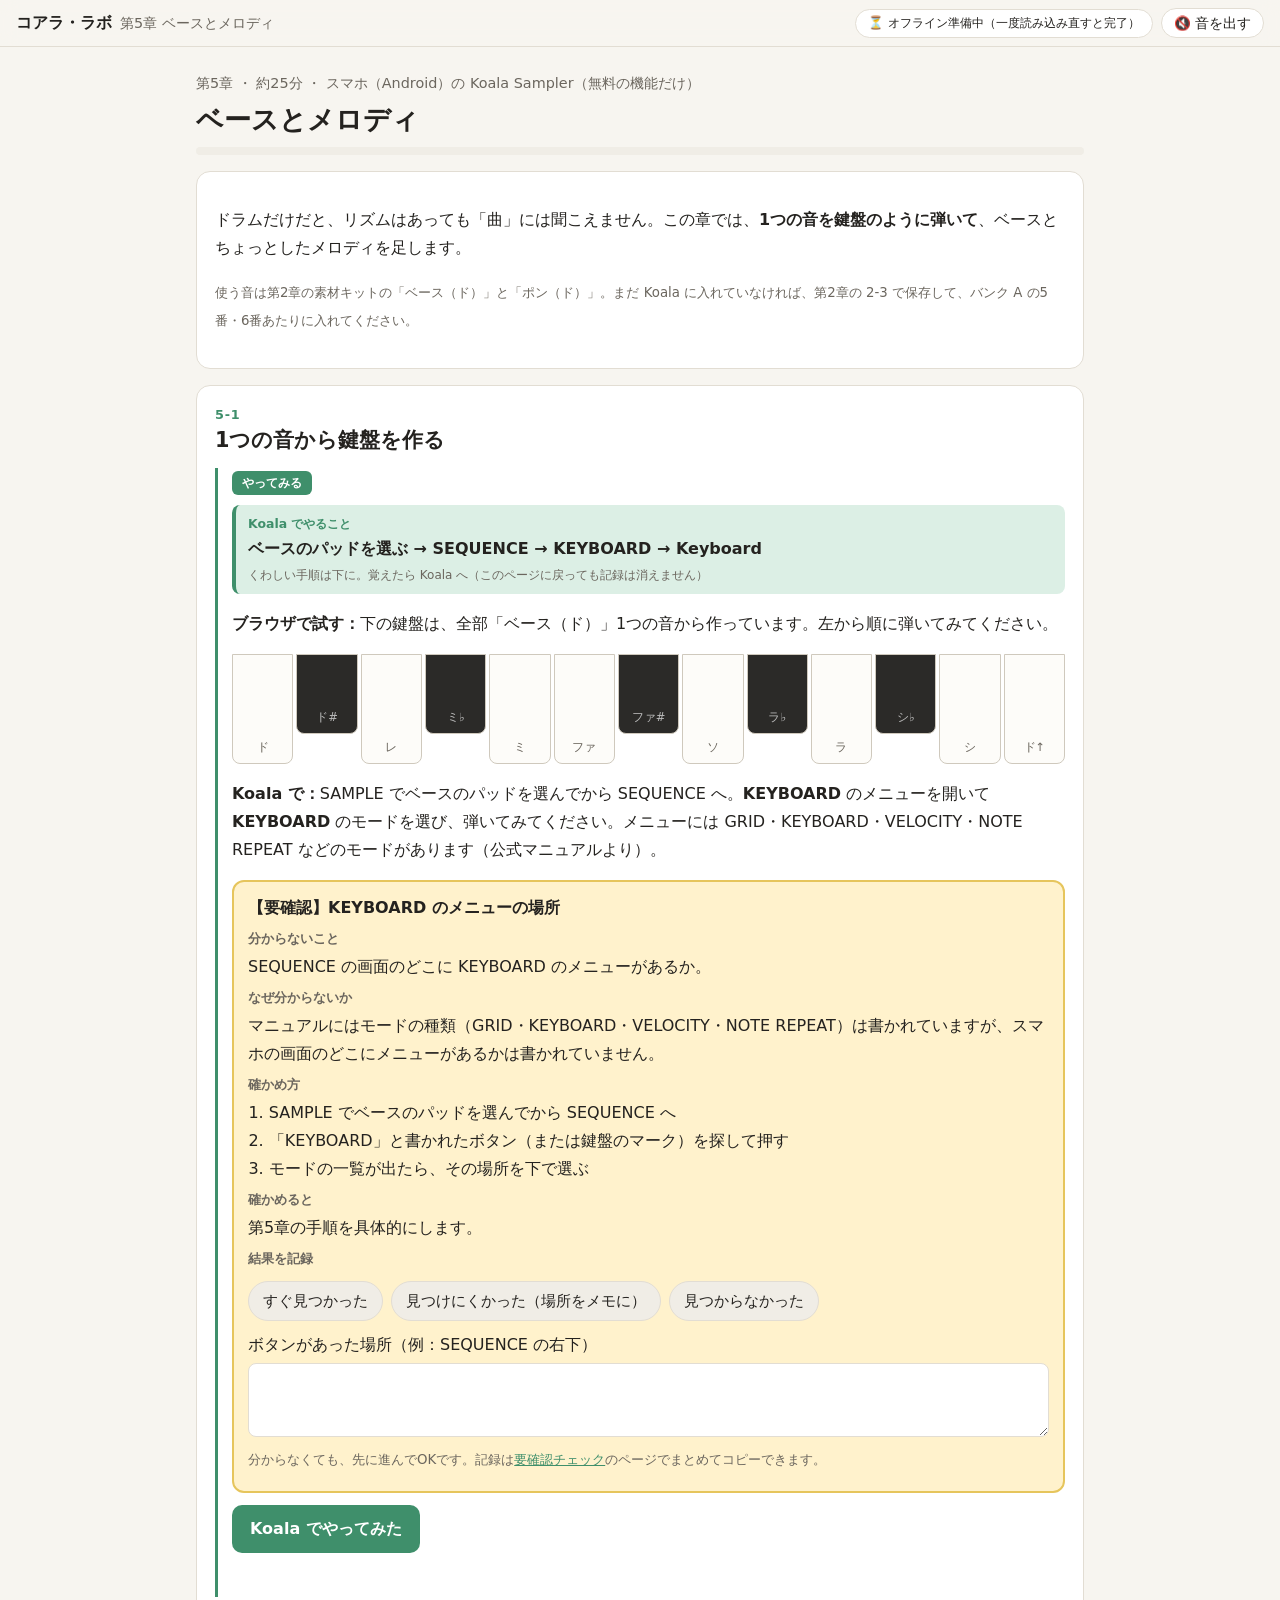
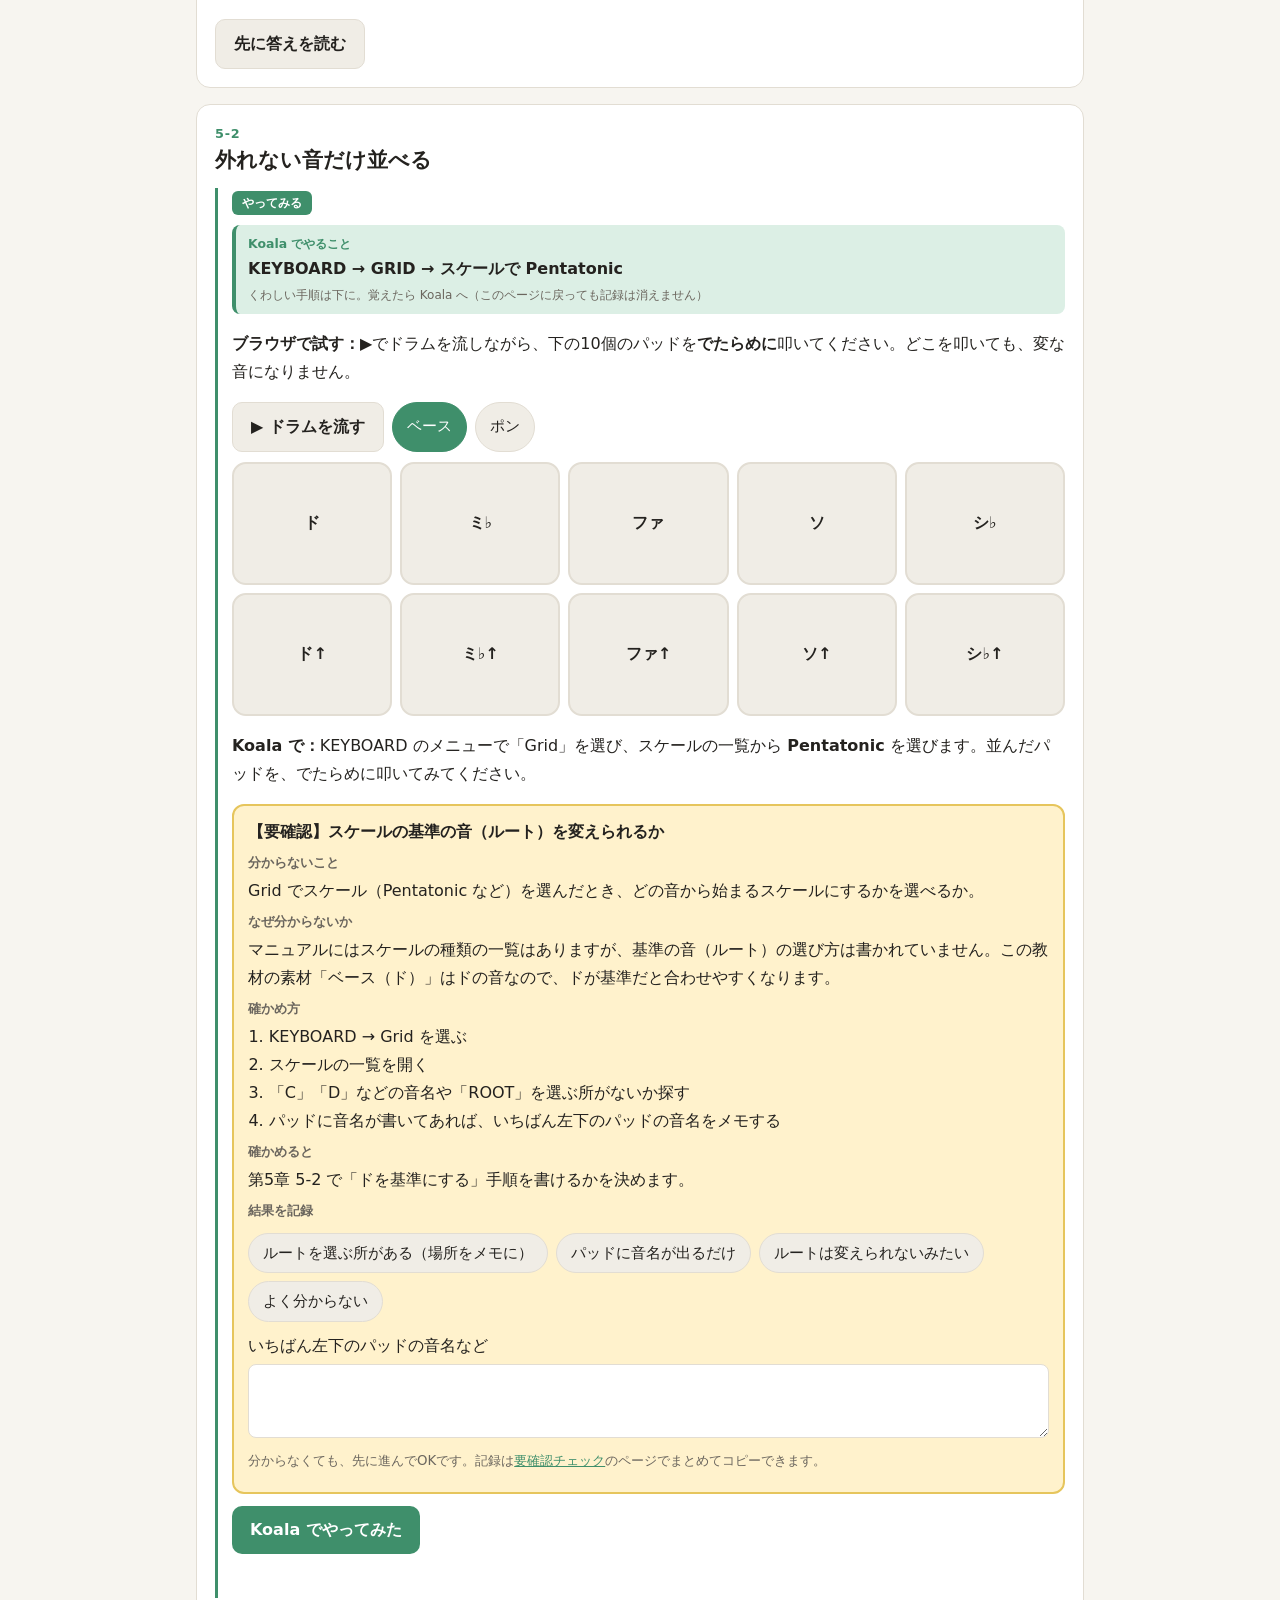
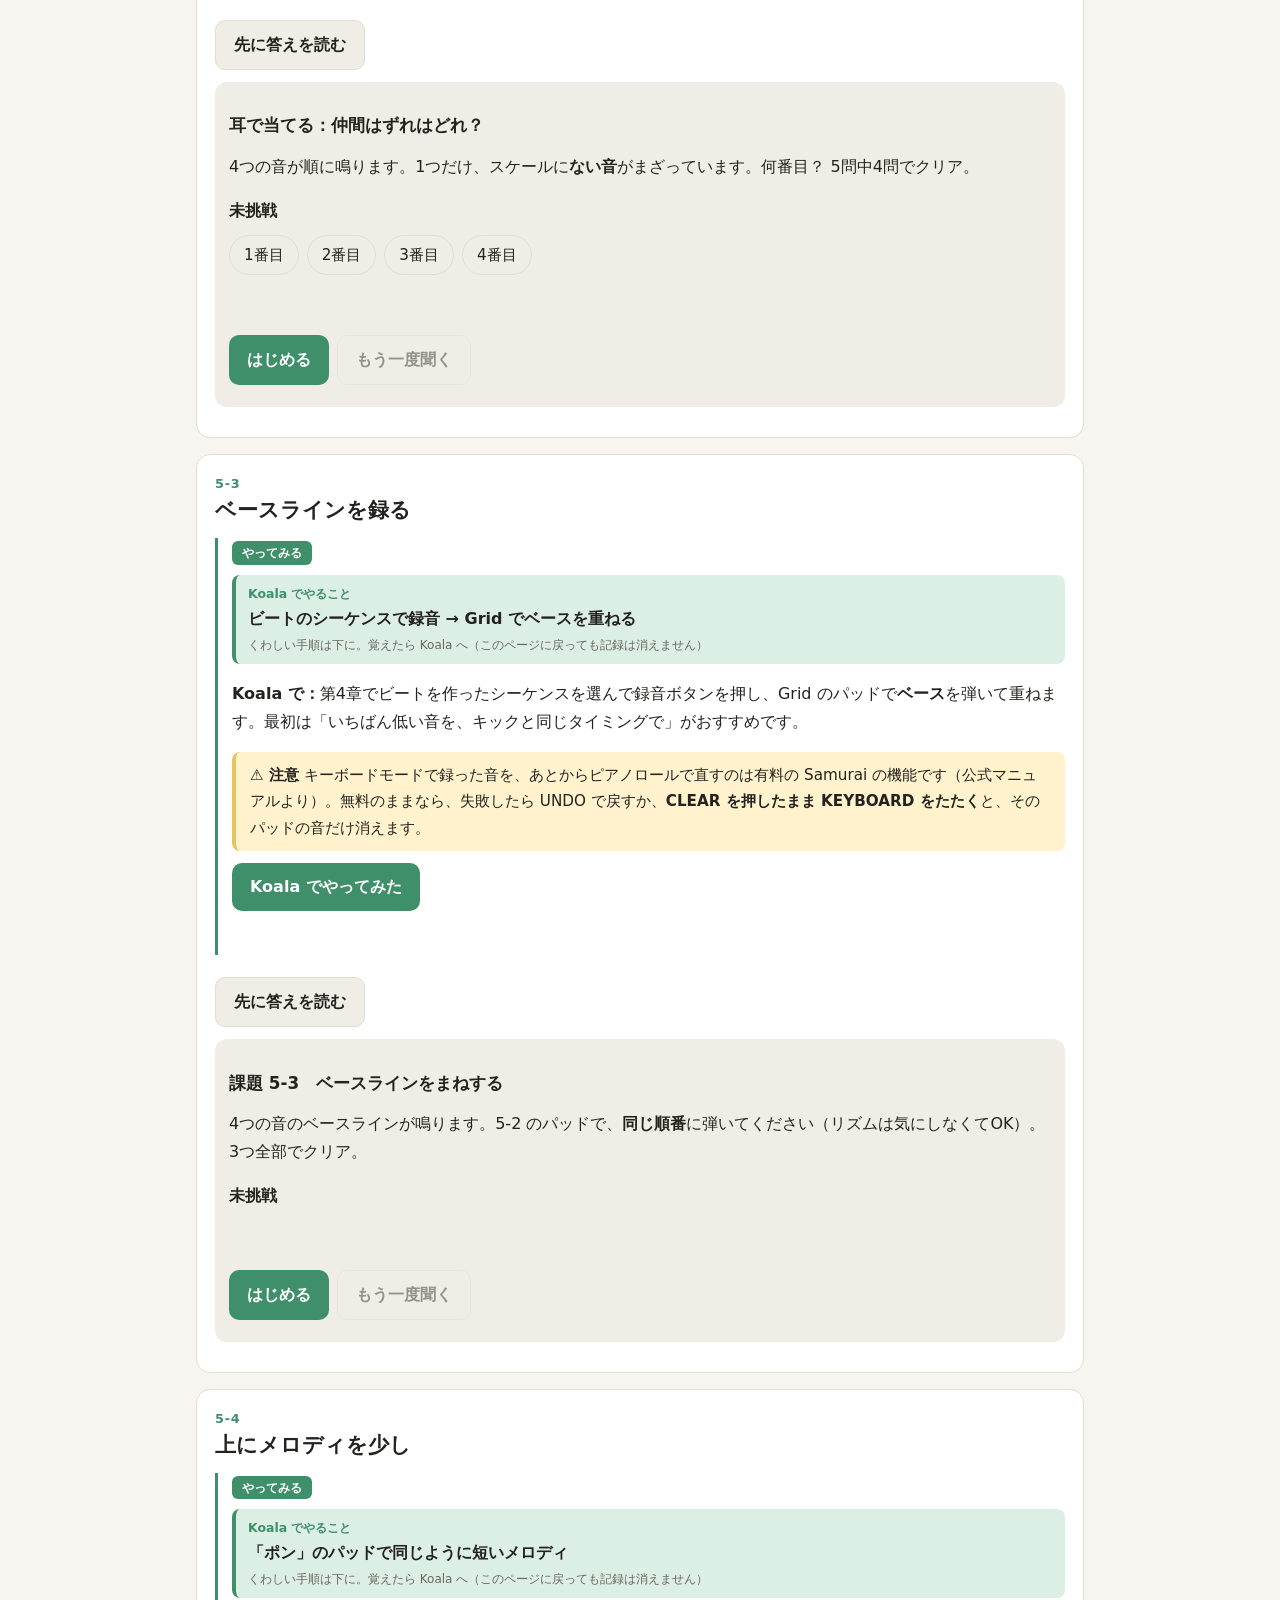
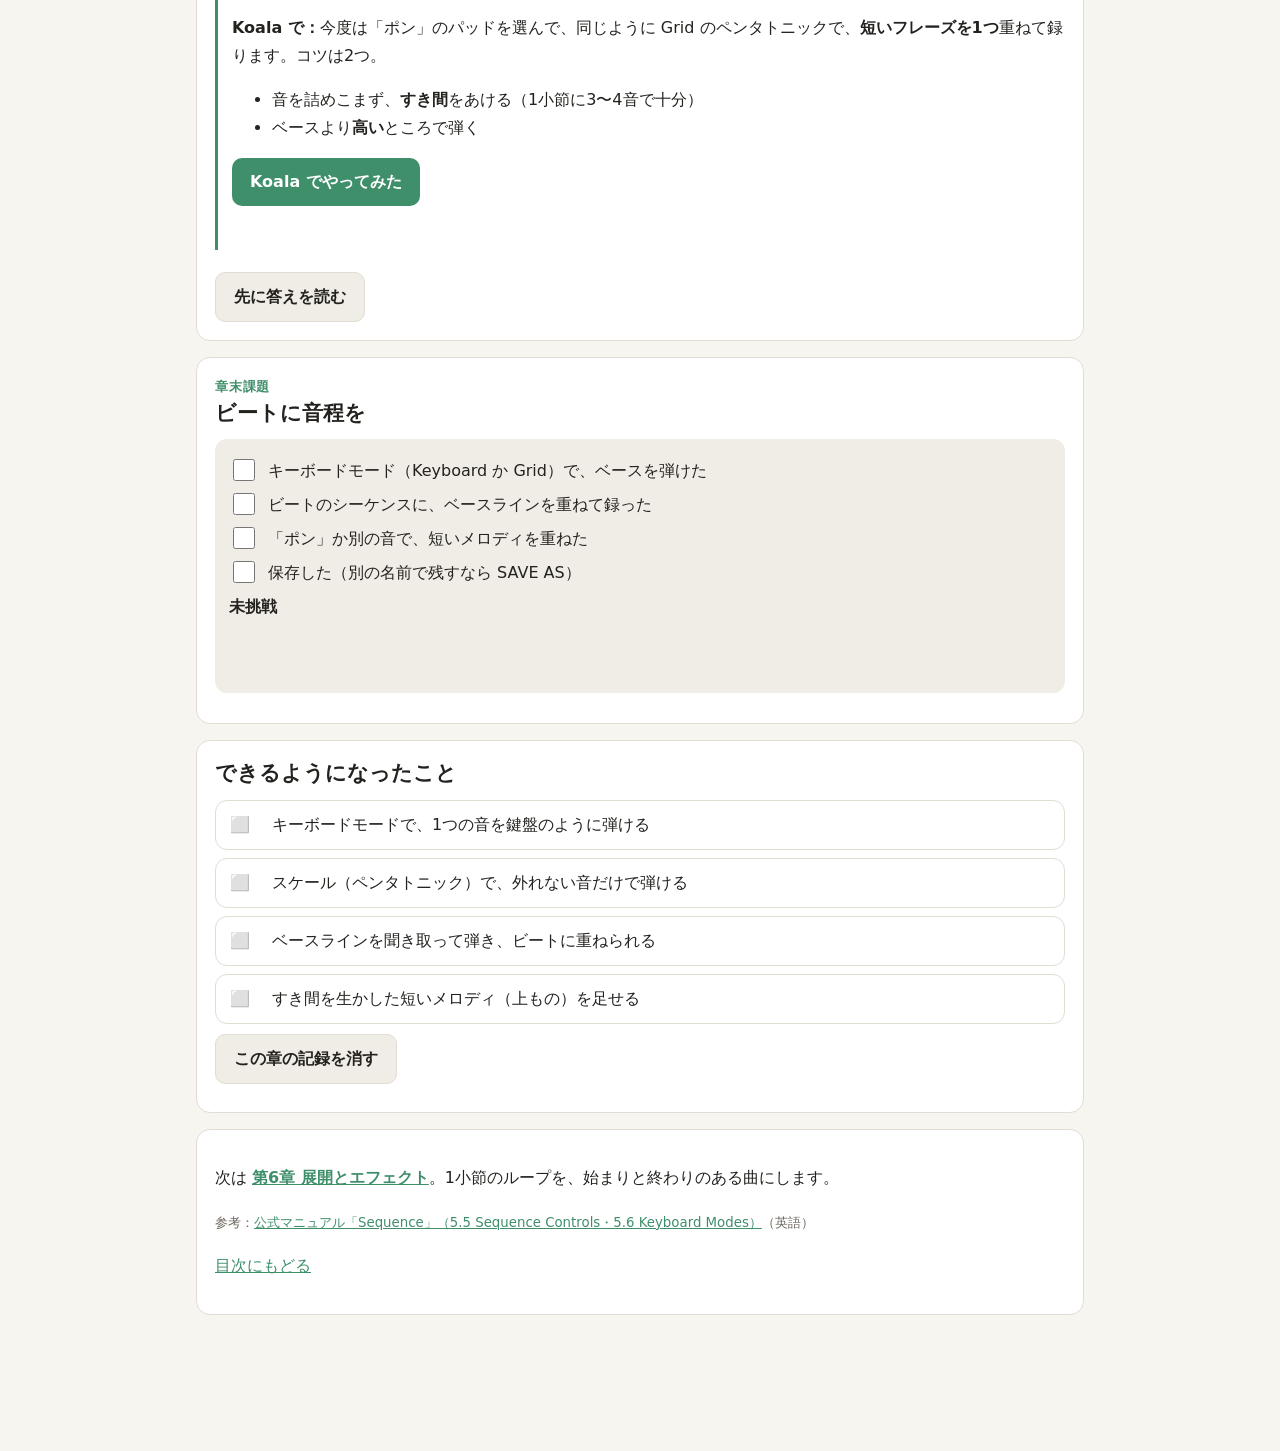
<file: chapters/ch05.html>
<!doctype html>
<html lang="ja">
<head>
<meta charset="utf-8">
<meta name="viewport" content="width=device-width, initial-scale=1">
<meta name="robots" content="noindex, nofollow">
<title>第5章 ベースとメロディ | コアラ・ラボ</title>
<meta name="theme-color" content="#3f8f6b">
<link rel="manifest" href="../manifest.webmanifest">
<link rel="icon" href="../icons/icon.svg" type="image/svg+xml">
<link rel="stylesheet" href="../css/style.css">
</head>
<body class="koala">
<main>
  <header class="chapter-head">
    <div class="meta">第5章 ・ 約25分 ・ スマホ（Android）の Koala Sampler（無料の機能だけ）</div>
    <h1>ベースとメロディ</h1>
    <div class="progress-bar" aria-label="この章の進み具合"><i id="chbar" style="width:0%"></i></div>
  </header>

  <section class="card">
    <p>ドラムだけだと、リズムはあっても「曲」には聞こえません。この章では、<strong>1つの音を鍵盤のように弾いて</strong>、ベースとちょっとしたメロディを足します。</p>
    <p class="muted"><small>使う音は第2章の素材キットの「ベース（ド）」と「ポン（ド）」。まだ Koala に入れていなければ、第2章の 2-3 で保存して、バンク A の5番・6番あたりに入れてください。</small></p>
  </section>

  <!-- 5-1 -->
  <section class="card lesson" id="l1" data-try="try1">
    <div class="num">5-1</div>
    <h2>1つの音から鍵盤を作る</h2>
    <div class="step try"><span class="tag">やってみる</span>
      <div class="koala-todo"><b>Koala でやること</b>ベースのパッドを選ぶ → SEQUENCE → KEYBOARD → Keyboard<small>くわしい手順は下に。覚えたら Koala へ（このページに戻っても記録は消えません）</small></div>
      <p><strong>ブラウザで試す：</strong>下の鍵盤は、全部「ベース（ド）」1つの音から作っています。左から順に弾いてみてください。</p>
      <div class="note-keys" id="chromKeys"></div>
      <p><strong>Koala で：</strong>SAMPLE でベースのパッドを選んでから SEQUENCE へ。<strong>KEYBOARD</strong> のメニューを開いて <strong>KEYBOARD</strong> のモードを選び、弾いてみてください。メニューには GRID・KEYBOARD・VELOCITY・NOTE REPEAT などのモードがあります（公式マニュアルより）。</p>
      <div data-verify="kbd"></div>
      <div class="btn-row"><button class="btn" data-did>Koala でやってみた</button></div>
      <p class="feedback" data-fb></p>
    </div>
    <button class="btn sub reveal-btn" data-reveal>先に答えを読む</button>
    <div class="step what"><span class="tag">何が起きたか</span>
      <p>パッド1つに入れた1つの音が、高さの違う鍵盤として並びました。右へ行くほど高くなり、ドラムのパッドと同じように叩けます。</p>
    </div>
    <div class="step name"><span class="tag">それの名前</span>
      <p>1つのパッドの音を、高さを変えて鍵盤のように弾くのが Koala の<span class="term">キーボードモード</span>です。高さの違いを<span class="term">音程</span>、となりの鍵盤との差を<span class="term">半音</span>といいます。</p>
    </div>
  </section>

  <!-- 5-2 -->
  <section class="card lesson" id="l2" data-try="try2">
    <div class="num">5-2</div>
    <h2>外れない音だけ並べる</h2>
    <div class="step try"><span class="tag">やってみる</span>
      <div class="koala-todo"><b>Koala でやること</b>KEYBOARD → GRID → スケールで Pentatonic<small>くわしい手順は下に。覚えたら Koala へ（このページに戻っても記録は消えません）</small></div>
      <p><strong>ブラウザで試す：</strong>▶でドラムを流しながら、下の10個のパッドを<strong>でたらめに</strong>叩いてください。どこを叩いても、変な音になりません。</p>
      <div class="btn-row"><button class="btn sub" id="loopBtn">▶ ドラムを流す</button>
        <button class="chip sel" data-snd="bass">ベース</button><button class="chip" data-snd="pluck">ポン</button></div>
      <div class="note-grid" id="pentaGrid"></div>
      <p><strong>Koala で：</strong>KEYBOARD のメニューで「Grid」を選び、スケールの一覧から <strong>Pentatonic</strong> を選びます。並んだパッドを、でたらめに叩いてみてください。</p>
      <div data-verify="root"></div>
      <div class="btn-row"><button class="btn" data-did>Koala でやってみた</button></div>
      <p class="feedback" data-fb></p>
    </div>
    <button class="btn sub reveal-btn" data-reveal>先に答えを読む</button>
    <div class="step what"><span class="tag">何が起きたか</span>
      <p>5-1 の鍵盤だと、でたらめに弾くと「あれ？」という音がまざります。でも 5-2 のパッドは、<strong>ぶつかりにくい音だけ</strong>が並んでいるので、どう叩いてもそれらしく聞こえました。</p>
    </div>
    <div class="step name"><span class="tag">それの名前</span>
      <p>曲で使う音を選んで並べたものを<span class="term">スケール</span>といいます。今回の5つの音（1オクターブに5つ）のスケールは<span class="term">ペンタトニック</span>。世界中の民謡やロック、ヒップホップでよく使われる、失敗しにくいスケールです。</p>
      <p>Koala の Grid にはほかにも Major（明るい）、Natural Minor（暗め）、Japanese（和風）などがあります。</p>
    </div>

    <div class="task" data-task="odd">
      <h3>耳で当てる：仲間はずれはどれ？</h3>
      <p>4つの音が順に鳴ります。1つだけ、スケールに<strong>ない音</strong>がまざっています。何番目？ 5問中4問でクリア。</p>
      <div><span class="status">未挑戦</span><span class="dots"></span></div>
      <div class="btn-row">
        <button class="chip" data-a="0" disabled>1番目</button><button class="chip" data-a="1" disabled>2番目</button>
        <button class="chip" data-a="2" disabled>3番目</button><button class="chip" data-a="3" disabled>4番目</button>
      </div>
      <p class="feedback"></p>
      <div class="btn-row"><button class="btn" data-start>はじめる</button><button class="btn sub" data-replay disabled>もう一度聞く</button></div>
    </div>
  </section>

  <!-- 5-3 -->
  <section class="card lesson" id="l3" data-try="try3">
    <div class="num">5-3</div>
    <h2>ベースラインを録る</h2>
    <div class="step try"><span class="tag">やってみる</span>
      <div class="koala-todo"><b>Koala でやること</b>ビートのシーケンスで録音 → Grid でベースを重ねる<small>くわしい手順は下に。覚えたら Koala へ（このページに戻っても記録は消えません）</small></div>
      <p><strong>Koala で：</strong>第4章でビートを作ったシーケンスを選んで録音ボタンを押し、Grid のパッドで<strong>ベース</strong>を弾いて重ねます。最初は「いちばん低い音を、キックと同じタイミングで」がおすすめです。</p>
      <div class="caution">キーボードモードで録った音を、あとからピアノロールで直すのは有料の Samurai の機能です（公式マニュアルより）。無料のままなら、失敗したら UNDO で戻すか、<strong>CLEAR を押したまま KEYBOARD をたたく</strong>と、そのパッドの音だけ消えます。</div>
      <div class="btn-row"><button class="btn" data-did>Koala でやってみた</button></div>
      <p class="feedback" data-fb></p>
    </div>
    <button class="btn sub reveal-btn" data-reveal>先に答えを読む</button>
    <div class="step what"><span class="tag">何が起きたか</span>
      <p>ドラムの下に低い音が入って、急に「曲らしく」なりました。ベースがキックと同じタイミングで鳴ると、低音どうしが手をつないで、どっしりします。</p>
    </div>
    <div class="step name"><span class="tag">それの名前</span>
      <p>低い音で弾くフレーズを<span class="term">ベースライン</span>といいます。スケールのいちばん基準になる音（ここではド）を<span class="term">ルート</span>と呼び、ベースはルートを中心に弾くと安定します。</p>
    </div>

    <div class="task" data-task="copy">
      <h3>課題 5-3　ベースラインをまねする</h3>
      <p>4つの音のベースラインが鳴ります。5-2 のパッドで、<strong>同じ順番</strong>に弾いてください（リズムは気にしなくてOK）。3つ全部でクリア。</p>
      <div><span class="status">未挑戦</span><span class="dots"></span></div>
      <p class="quiz-q quiz-q-sm" data-progress></p>
      <p class="feedback"></p>
      <div class="btn-row"><button class="btn" data-start>はじめる</button><button class="btn sub" data-replay disabled>もう一度聞く</button></div>
    </div>
  </section>

  <!-- 5-4 -->
  <section class="card lesson" id="l4" data-try="try4">
    <div class="num">5-4</div>
    <h2>上にメロディを少し</h2>
    <div class="step try"><span class="tag">やってみる</span>
      <div class="koala-todo"><b>Koala でやること</b>「ポン」のパッドで同じように短いメロディ<small>くわしい手順は下に。覚えたら Koala へ（このページに戻っても記録は消えません）</small></div>
      <p><strong>Koala で：</strong>今度は「ポン」のパッドを選んで、同じように Grid のペンタトニックで、<strong>短いフレーズを1つ</strong>重ねて録ります。コツは2つ。</p>
      <ul>
        <li>音を詰めこまず、<strong>すき間</strong>をあける（1小節に3〜4音で十分）</li>
        <li>ベースより<strong>高い</strong>ところで弾く</li>
      </ul>
      <div class="btn-row"><button class="btn" data-did>Koala でやってみた</button></div>
      <p class="feedback" data-fb></p>
    </div>
    <button class="btn sub reveal-btn" data-reveal>先に答えを読む</button>
    <div class="step what"><span class="tag">何が起きたか</span>
      <p>低いベースと高いメロディで、音の居場所が上下に分かれました。すき間があると、ドラムとベースが聞こえたまま、メロディが「歌って」いるように聞こえます。</p>
    </div>
    <div class="step name"><span class="tag">それの名前</span>
      <p>ドラムやベースの上に乗る高いパートを<span class="term">上もの</span>、短くくり返すフレーズを<span class="term">リフ</span>といいます。</p>
    </div>
  </section>

  <!-- 課題 -->
  <section class="card" id="tasks">
    <div class="num final-num">章末課題</div>
    <h2>ビートに音程を</h2>
    <div class="task" data-task="check">
      <ul class="checks">
        <li><label><input type="checkbox" data-item="kbd"> キーボードモード（Keyboard か Grid）で、ベースを弾けた</label></li>
        <li><label><input type="checkbox" data-item="bass"> ビートのシーケンスに、ベースラインを重ねて録った</label></li>
        <li><label><input type="checkbox" data-item="melody"> 「ポン」か別の音で、短いメロディを重ねた</label></li>
        <li><label><input type="checkbox" data-item="save"> 保存した（別の名前で残すなら SAVE AS）</label></li>
      </ul>
      <div><span class="status">未挑戦</span></div>
      <p class="feedback"></p>
    </div>
  </section>

  <section class="card" id="cando">
    <h2>できるようになったこと</h2>
    <ul class="toc" id="candoList"></ul>
    <div class="btn-row"><button class="btn sub" id="resetCh">この章の記録を消す</button></div>
  </section>

  <section class="card">
    <p>次は <a href="ch06.html"><strong>第6章 展開とエフェクト</strong></a>。1小節のループを、始まりと終わりのある曲にします。</p>
    <p class="muted"><small>参考：<a href="https://manual.koalasampler.com/mobile/5-sequence/" target="_blank" rel="noopener">公式マニュアル「Sequence」（5.5 Sequence Controls・5.6 Keyboard Modes）</a>（英語）</small></p>
    <p><a href="../index.html">目次にもどる</a></p>
  </section>
</main>
<script type="module" src="../js/ch05.js"></script>
</body>
</html>
</file>
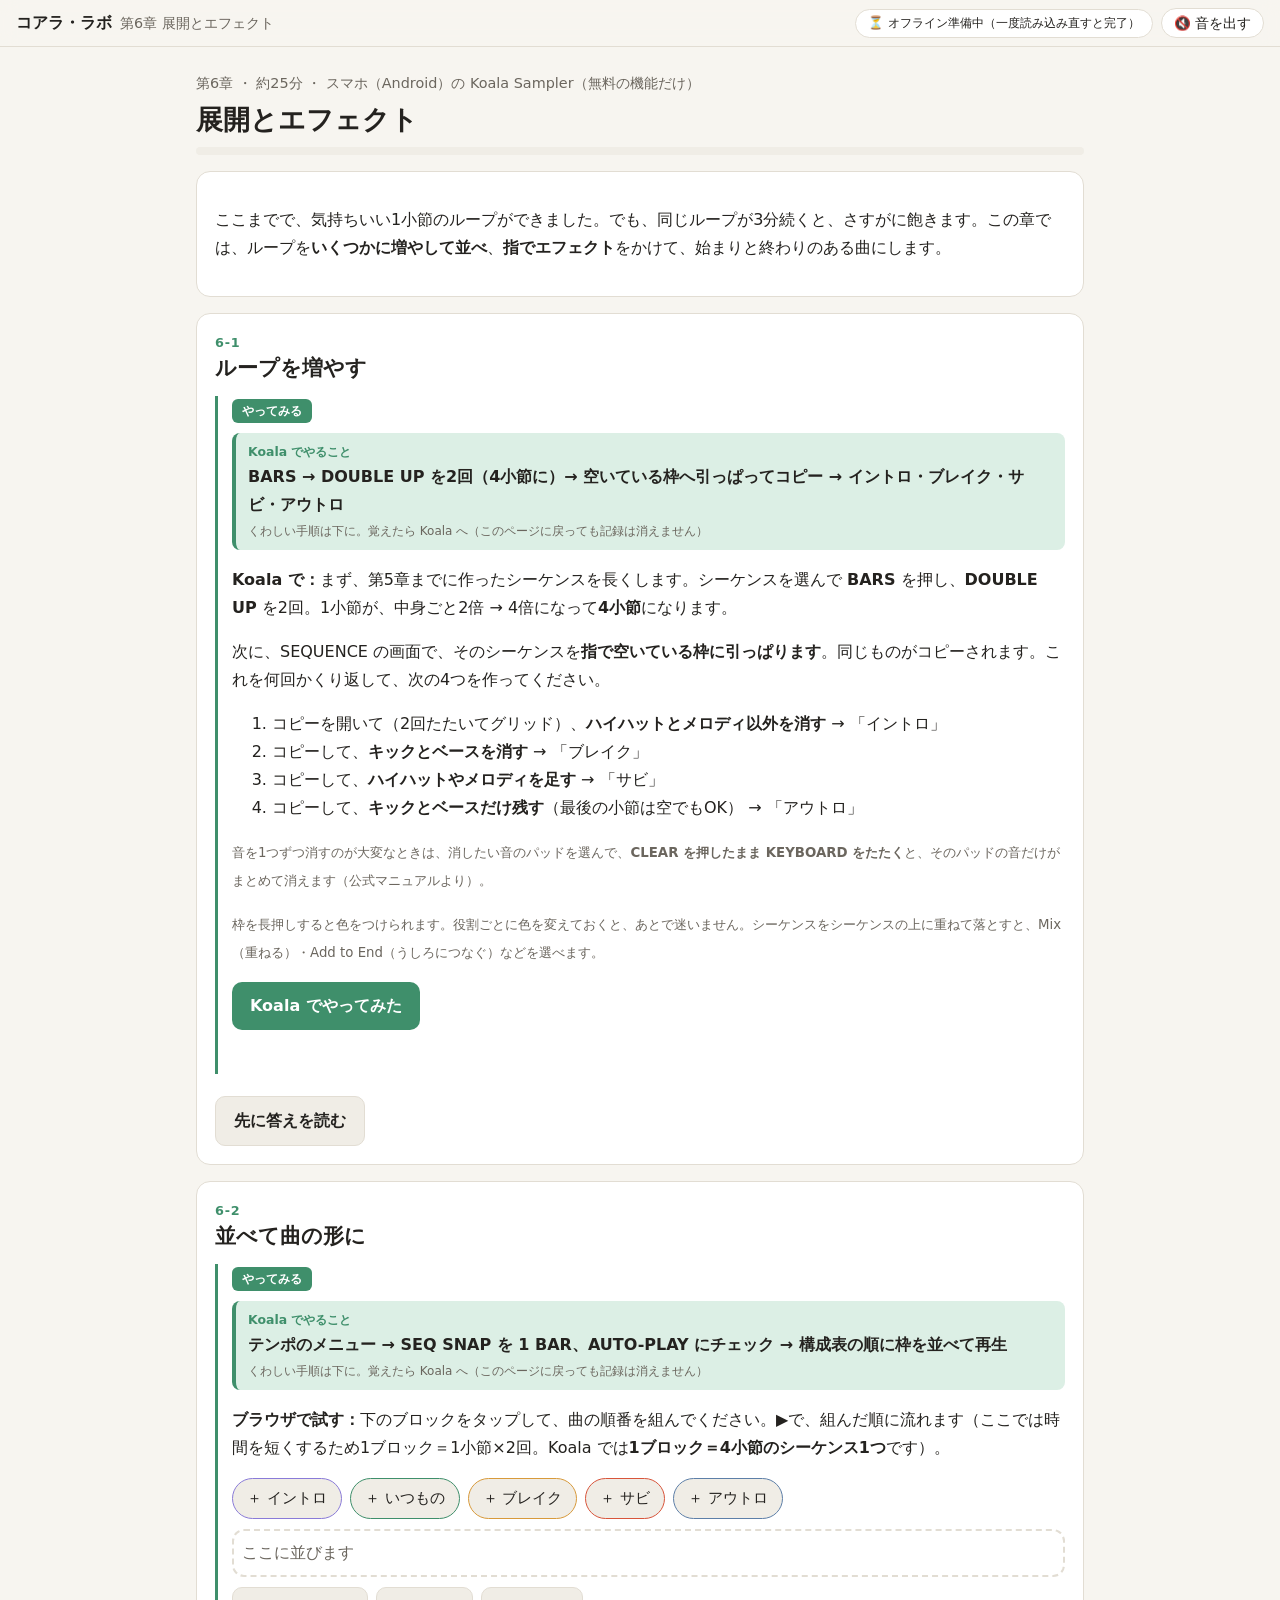
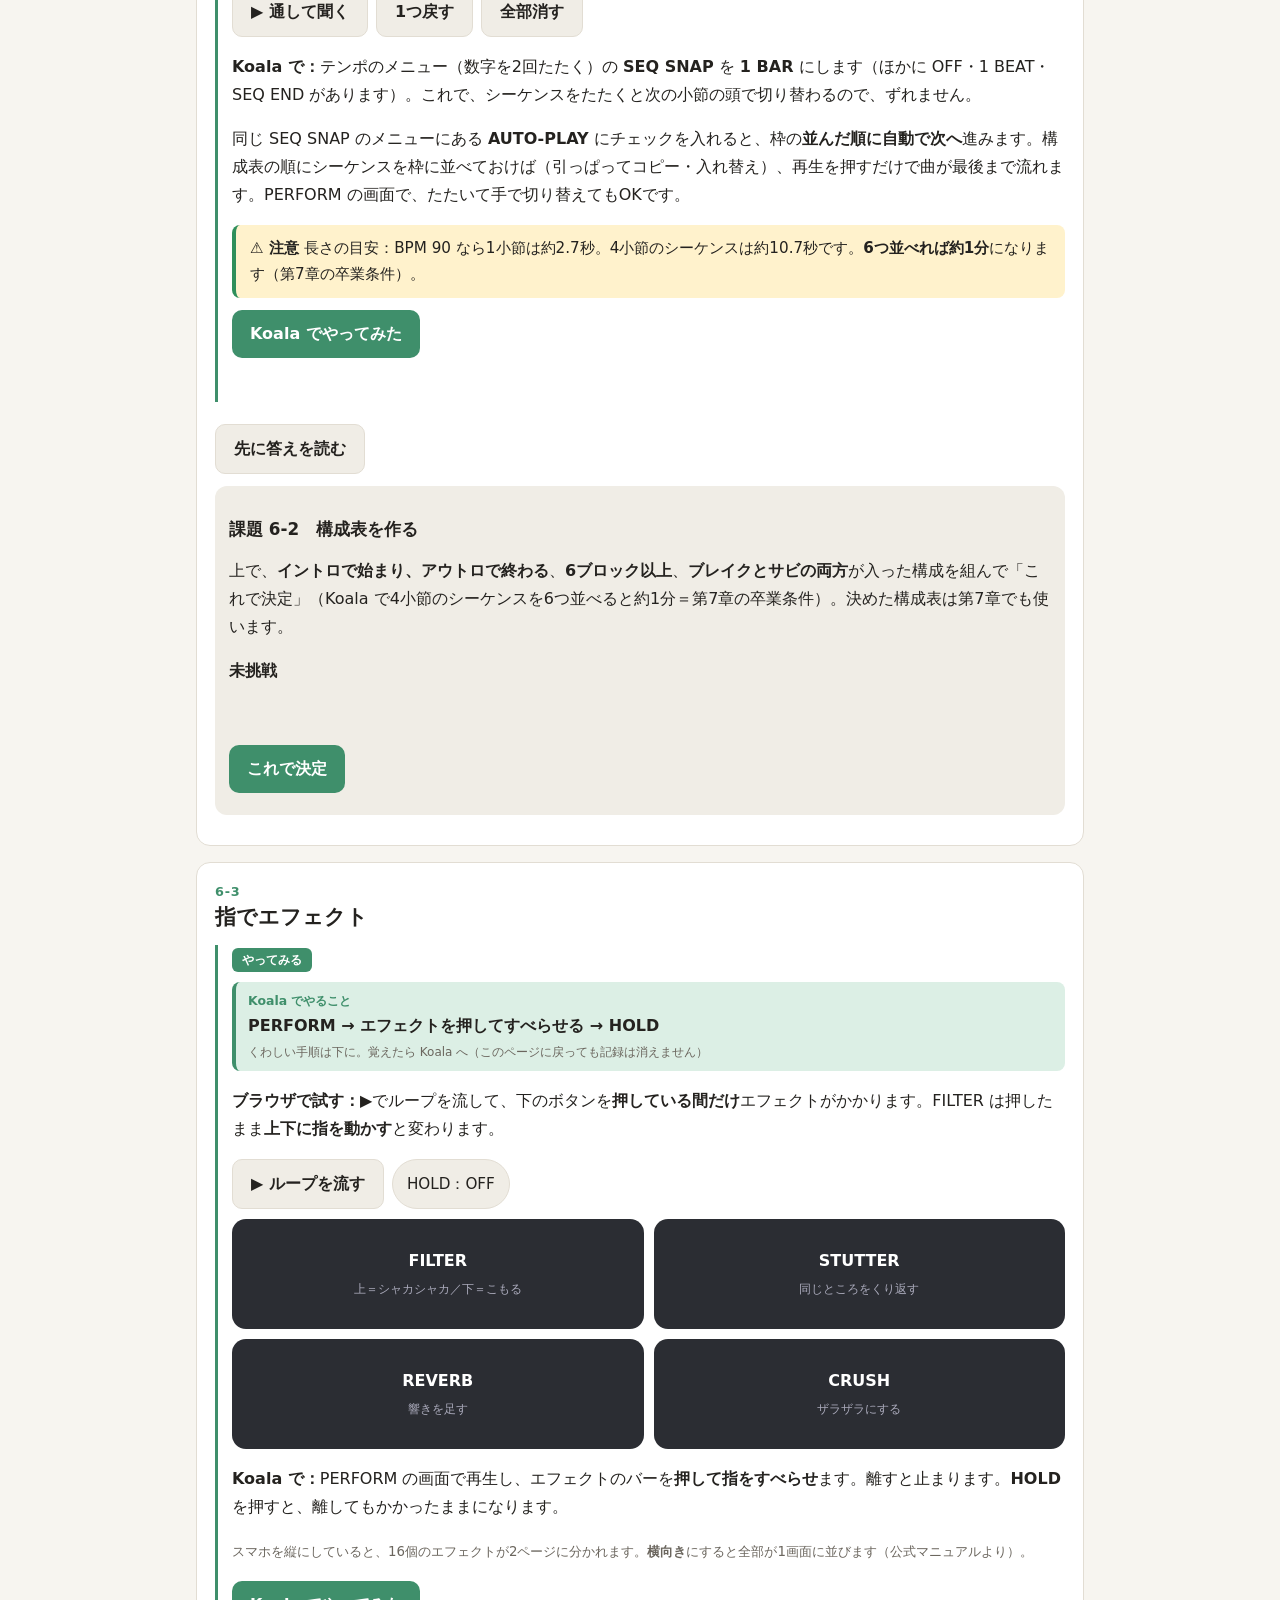
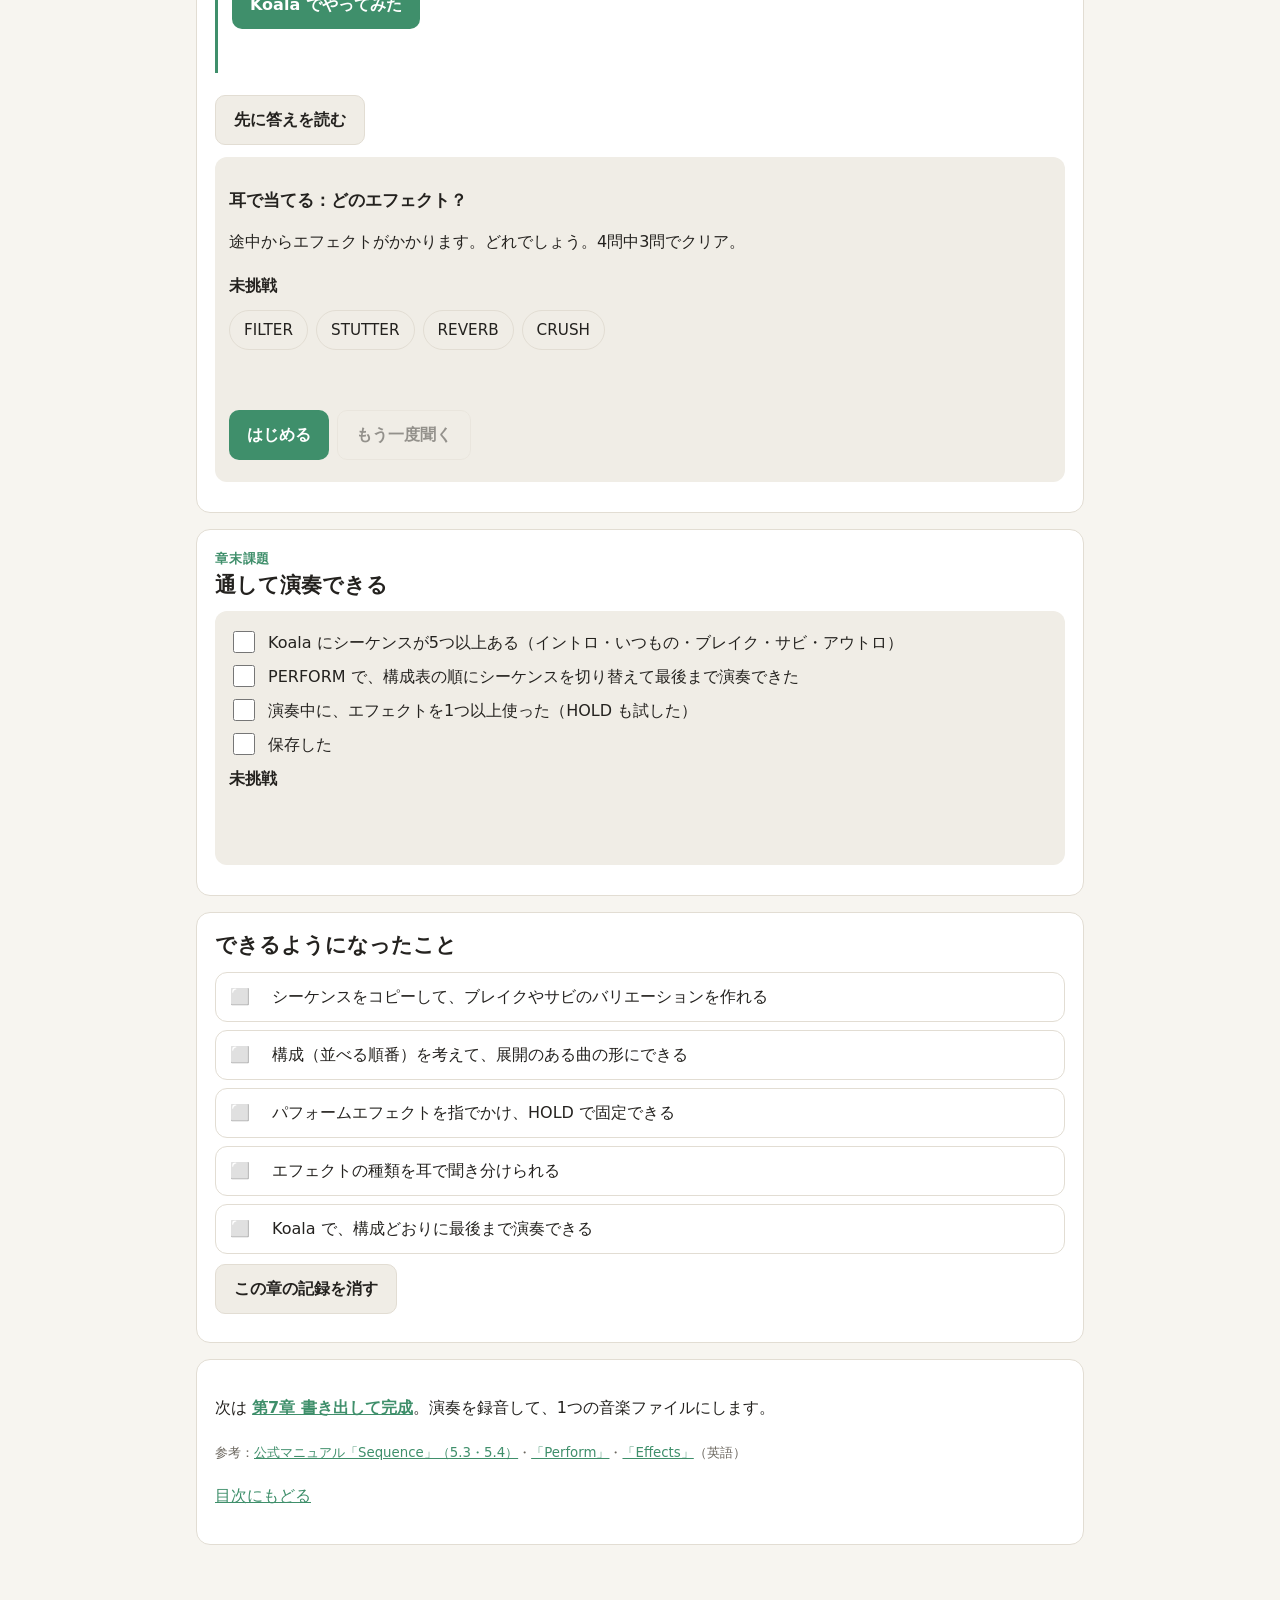
<file: chapters/ch06.html>
<!doctype html>
<html lang="ja">
<head>
<meta charset="utf-8">
<meta name="viewport" content="width=device-width, initial-scale=1">
<meta name="robots" content="noindex, nofollow">
<title>第6章 展開とエフェクト | コアラ・ラボ</title>
<meta name="theme-color" content="#3f8f6b">
<link rel="manifest" href="../manifest.webmanifest">
<link rel="icon" href="../icons/icon.svg" type="image/svg+xml">
<link rel="stylesheet" href="../css/style.css">
</head>
<body class="koala">
<main>
  <header class="chapter-head">
    <div class="meta">第6章 ・ 約25分 ・ スマホ（Android）の Koala Sampler（無料の機能だけ）</div>
    <h1>展開とエフェクト</h1>
    <div class="progress-bar" aria-label="この章の進み具合"><i id="chbar" style="width:0%"></i></div>
  </header>

  <section class="card">
    <p>ここまでで、気持ちいい1小節のループができました。でも、同じループが3分続くと、さすがに飽きます。この章では、ループを<strong>いくつかに増やして並べ</strong>、<strong>指でエフェクト</strong>をかけて、始まりと終わりのある曲にします。</p>
  </section>

  <!-- 6-1 -->
  <section class="card lesson" id="l1" data-try="try1">
    <div class="num">6-1</div>
    <h2>ループを増やす</h2>
    <div class="step try"><span class="tag">やってみる</span>
      <div class="koala-todo"><b>Koala でやること</b>BARS → DOUBLE UP を2回（4小節に）→ 空いている枠へ引っぱってコピー → イントロ・ブレイク・サビ・アウトロ<small>くわしい手順は下に。覚えたら Koala へ（このページに戻っても記録は消えません）</small></div>
      <p><strong>Koala で：</strong>まず、第5章までに作ったシーケンスを長くします。シーケンスを選んで <strong>BARS</strong> を押し、<strong>DOUBLE UP</strong> を2回。1小節が、中身ごと2倍 → 4倍になって<strong>4小節</strong>になります。</p><p>次に、SEQUENCE の画面で、そのシーケンスを<strong>指で空いている枠に引っぱります</strong>。同じものがコピーされます。これを何回かくり返して、次の4つを作ってください。</p>
      <ol>
        <li>コピーを開いて（2回たたいてグリッド）、<strong>ハイハットとメロディ以外を消す</strong> → 「イントロ」</li>
        <li>コピーして、<strong>キックとベースを消す</strong> → 「ブレイク」</li>
        <li>コピーして、<strong>ハイハットやメロディを足す</strong> → 「サビ」</li>
        <li>コピーして、<strong>キックとベースだけ残す</strong>（最後の小節は空でもOK） → 「アウトロ」</li>
      </ol>
      <p class="muted"><small>音を1つずつ消すのが大変なときは、消したい音のパッドを選んで、<strong>CLEAR を押したまま KEYBOARD をたたく</strong>と、そのパッドの音だけがまとめて消えます（公式マニュアルより）。</small></p>
      <p class="muted"><small>枠を長押しすると色をつけられます。役割ごとに色を変えておくと、あとで迷いません。シーケンスをシーケンスの上に重ねて落とすと、Mix（重ねる）・Add to End（うしろにつなぐ）などを選べます。</small></p>
      <div class="btn-row"><button class="btn" data-did>Koala でやってみた</button></div>
      <p class="feedback" data-fb></p>
    </div>
    <button class="btn sub reveal-btn" data-reveal>先に答えを読む</button>
    <div class="step what"><span class="tag">何が起きたか</span>
      <p>同じ材料から、雰囲気のちがうループが4つ以上できました。キックが抜けると急に静かに、ハイハットが増えるとにぎやかに。<strong>音を抜く</strong>のも、立派な作曲です。</p>
    </div>
    <div class="step name"><span class="tag">それの名前</span>
      <p>元のループから作った別バージョンを<span class="term">バリエーション</span>、音を減らして一息つく部分を<span class="term">ブレイク</span>、いちばん盛り上がる部分を<span class="term">サビ</span>（英語ではドロップやフックとも）と呼びます。</p>
    </div>
  </section>

  <!-- 6-2 -->
  <section class="card lesson" id="l2" data-try="try2">
    <div class="num">6-2</div>
    <h2>並べて曲の形に</h2>
    <div class="step try"><span class="tag">やってみる</span>
      <div class="koala-todo"><b>Koala でやること</b>テンポのメニュー → SEQ SNAP を 1 BAR、AUTO-PLAY にチェック → 構成表の順に枠を並べて再生<small>くわしい手順は下に。覚えたら Koala へ（このページに戻っても記録は消えません）</small></div>
      <p><strong>ブラウザで試す：</strong>下のブロックをタップして、曲の順番を組んでください。▶で、組んだ順に流れます（ここでは時間を短くするため1ブロック＝1小節×2回。Koala では<strong>1ブロック＝4小節のシーケンス1つ</strong>です）。</p>
      <div class="btn-row" id="blockPalette"></div>
      <div class="arr-line" id="arrLine"></div>
      <div class="btn-row">
        <button class="btn sub" id="arrPlay">▶ 通して聞く</button>
        <button class="btn sub" id="arrUndo">1つ戻す</button>
        <button class="btn sub" id="arrClear">全部消す</button>
      </div>
      <p><strong>Koala で：</strong>テンポのメニュー（数字を2回たたく）の <strong>SEQ SNAP</strong> を <strong>1 BAR</strong> にします（ほかに OFF・1 BEAT・SEQ END があります）。これで、シーケンスをたたくと次の小節の頭で切り替わるので、ずれません。</p><p>同じ SEQ SNAP のメニューにある <strong>AUTO-PLAY</strong> にチェックを入れると、枠の<strong>並んだ順に自動で次へ</strong>進みます。構成表の順にシーケンスを枠に並べておけば（引っぱってコピー・入れ替え）、再生を押すだけで曲が最後まで流れます。PERFORM の画面で、たたいて手で切り替えてもOKです。</p><div class="caution" style="border-color:var(--ok)">長さの目安：BPM 90 なら1小節は約2.7秒。4小節のシーケンスは約10.7秒です。<strong>6つ並べれば約1分</strong>になります（第7章の卒業条件）。</div>
      <div class="btn-row"><button class="btn" data-did>Koala でやってみた</button></div>
      <p class="feedback" data-fb></p>
    </div>
    <button class="btn sub reveal-btn" data-reveal>先に答えを読む</button>
    <div class="step what"><span class="tag">何が起きたか</span>
      <p>同じ材料のループでも、並べ方で物語が変わりました。ブレイクで静かになったあとにサビが来ると、ただサビを続けるより、ずっと盛り上がって聞こえます。</p>
    </div>
    <div class="step name"><span class="tag">それの名前</span>
      <p>曲の順番を<span class="term">構成</span>、場面が移り変わることを<span class="term">展開</span>、構成や音の組み合わせを考えることを<span class="term">アレンジ</span>といいます。よくある形は「イントロ → A → サビ → ブレイク → サビ → アウトロ」です。</p>
    </div>

    <div class="task" data-task="plan">
      <h3>課題 6-2　構成表を作る</h3>
      <p>上で、<strong>イントロで始まり、アウトロで終わる</strong>、<strong>6ブロック以上</strong>、<strong>ブレイクとサビの両方</strong>が入った構成を組んで「これで決定」（Koala で4小節のシーケンスを6つ並べると約1分＝第7章の卒業条件）。決めた構成表は第7章でも使います。</p>
      <div><span class="status">未挑戦</span></div>
      <p class="feedback"></p>
      <div class="btn-row"><button class="btn" id="planSave">これで決定</button></div>
    </div>
  </section>

  <!-- 6-3 -->
  <section class="card lesson" id="l3" data-try="try3">
    <div class="num">6-3</div>
    <h2>指でエフェクト</h2>
    <div class="step try"><span class="tag">やってみる</span>
      <div class="koala-todo"><b>Koala でやること</b>PERFORM → エフェクトを押してすべらせる → HOLD<small>くわしい手順は下に。覚えたら Koala へ（このページに戻っても記録は消えません）</small></div>
      <p><strong>ブラウザで試す：</strong>▶でループを流して、下のボタンを<strong>押している間だけ</strong>エフェクトがかかります。FILTER は押したまま<strong>上下に指を動かす</strong>と変わります。</p>
      <div class="btn-row"><button class="btn sub" id="fxLoop">▶ ループを流す</button><button class="chip" id="fxHold">HOLD：OFF</button></div>
      <div class="fx-pads" id="fxPads">
        <button class="fxpad" data-fx="filter">FILTER<small>上＝シャカシャカ／下＝こもる</small></button>
        <button class="fxpad" data-fx="stutter">STUTTER<small>同じところをくり返す</small></button>
        <button class="fxpad" data-fx="reverb">REVERB<small>響きを足す</small></button>
        <button class="fxpad" data-fx="crush">CRUSH<small>ザラザラにする</small></button>
      </div>
      <p><strong>Koala で：</strong>PERFORM の画面で再生し、エフェクトのバーを<strong>押して指をすべらせ</strong>ます。離すと止まります。<strong>HOLD</strong> を押すと、離してもかかったままになります。</p><p class="muted"><small>スマホを縦にしていると、16個のエフェクトが2ページに分かれます。<strong>横向き</strong>にすると全部が1画面に並びます（公式マニュアルより）。</small></p>
      <div class="btn-row"><button class="btn" data-did>Koala でやってみた</button></div>
      <p class="feedback" data-fb></p>
    </div>
    <button class="btn sub reveal-btn" data-reveal>先に答えを読む</button>
    <div class="step what"><span class="tag">何が起きたか</span>
      <ul>
        <li>FILTER：下へ動かすと、こもって遠くなる。上へ動かすと、低音が抜けてシャカシャカに。サビの前に下から上へ動かすと、盛り上がりが作れる</li>
        <li>STUTTER：「ダダダダ」と同じ所がくり返される。区切りの直前に</li>
        <li>REVERB：広い場所で鳴っているように。ブレイクで使うと空気感が出る</li>
        <li>CRUSH：古いゲーム機のような、ザラザラした音に</li>
      </ul>
    </div>
    <div class="step name"><span class="tag">それの名前</span>
      <p>演奏しながら指でかけるエフェクトを、この教材では<span class="term">パフォームエフェクト</span>と呼びます。Koala には16種類あり、同時に全部かけることもできます。かけっぱなしにするのが <span class="term">HOLD</span>。音は左上から右下の順にエフェクトを通ります（公式マニュアルより）。</p>
    </div>

    <div class="task" data-task="fx">
      <h3>耳で当てる：どのエフェクト？</h3>
      <p>途中からエフェクトがかかります。どれでしょう。4問中3問でクリア。</p>
      <div><span class="status">未挑戦</span><span class="dots"></span></div>
      <div class="btn-row">
        <button class="chip" data-a="filter" disabled>FILTER</button><button class="chip" data-a="stutter" disabled>STUTTER</button>
        <button class="chip" data-a="reverb" disabled>REVERB</button><button class="chip" data-a="crush" disabled>CRUSH</button>
      </div>
      <p class="feedback"></p>
      <div class="btn-row"><button class="btn" data-start>はじめる</button><button class="btn sub" data-replay disabled>もう一度聞く</button></div>
    </div>
  </section>

  <!-- 課題 -->
  <section class="card" id="tasks">
    <div class="num final-num">章末課題</div>
    <h2>通して演奏できる</h2>
    <div class="task" data-task="check">
      <ul class="checks">
        <li><label><input type="checkbox" data-item="seqs"> Koala にシーケンスが5つ以上ある（イントロ・いつもの・ブレイク・サビ・アウトロ）</label></li>
        <li><label><input type="checkbox" data-item="perform"> PERFORM で、構成表の順にシーケンスを切り替えて最後まで演奏できた</label></li>
        <li><label><input type="checkbox" data-item="fx"> 演奏中に、エフェクトを1つ以上使った（HOLD も試した）</label></li>
        <li><label><input type="checkbox" data-item="save"> 保存した</label></li>
      </ul>
      <div><span class="status">未挑戦</span></div>
      <p class="feedback"></p>
    </div>
  </section>

  <section class="card" id="cando">
    <h2>できるようになったこと</h2>
    <ul class="toc" id="candoList"></ul>
    <div class="btn-row"><button class="btn sub" id="resetCh">この章の記録を消す</button></div>
  </section>

  <section class="card">
    <p>次は <a href="ch07.html"><strong>第7章 書き出して完成</strong></a>。演奏を録音して、1つの音楽ファイルにします。</p>
    <p class="muted"><small>参考：<a href="https://manual.koalasampler.com/mobile/5-sequence/" target="_blank" rel="noopener">公式マニュアル「Sequence」（5.3・5.4）</a>・<a href="https://manual.koalasampler.com/mobile/6-perform/" target="_blank" rel="noopener">「Perform」</a>・<a href="https://manual.koalasampler.com/mobile/9-effects/" target="_blank" rel="noopener">「Effects」</a>（英語）</small></p>
    <p><a href="../index.html">目次にもどる</a></p>
  </section>
</main>
<script type="module" src="../js/ch06.js"></script>
</body>
</html>
</file>
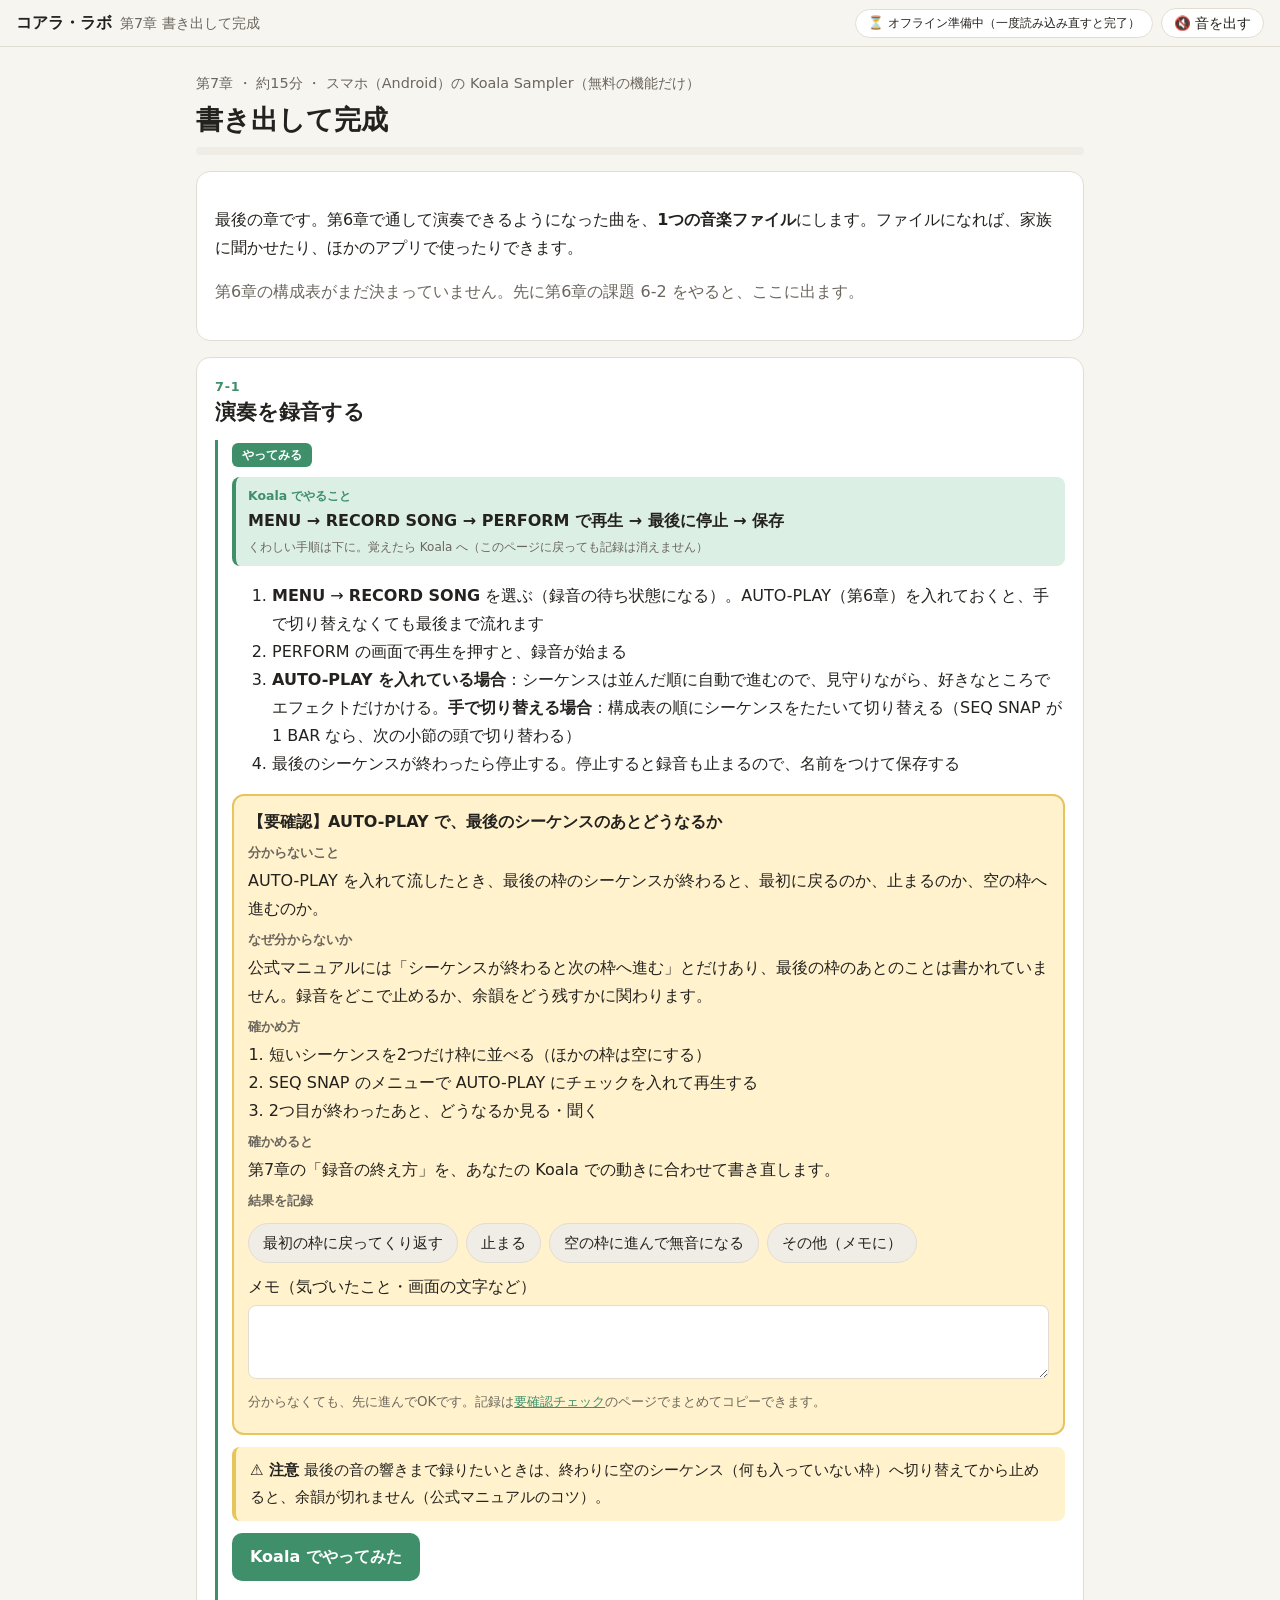
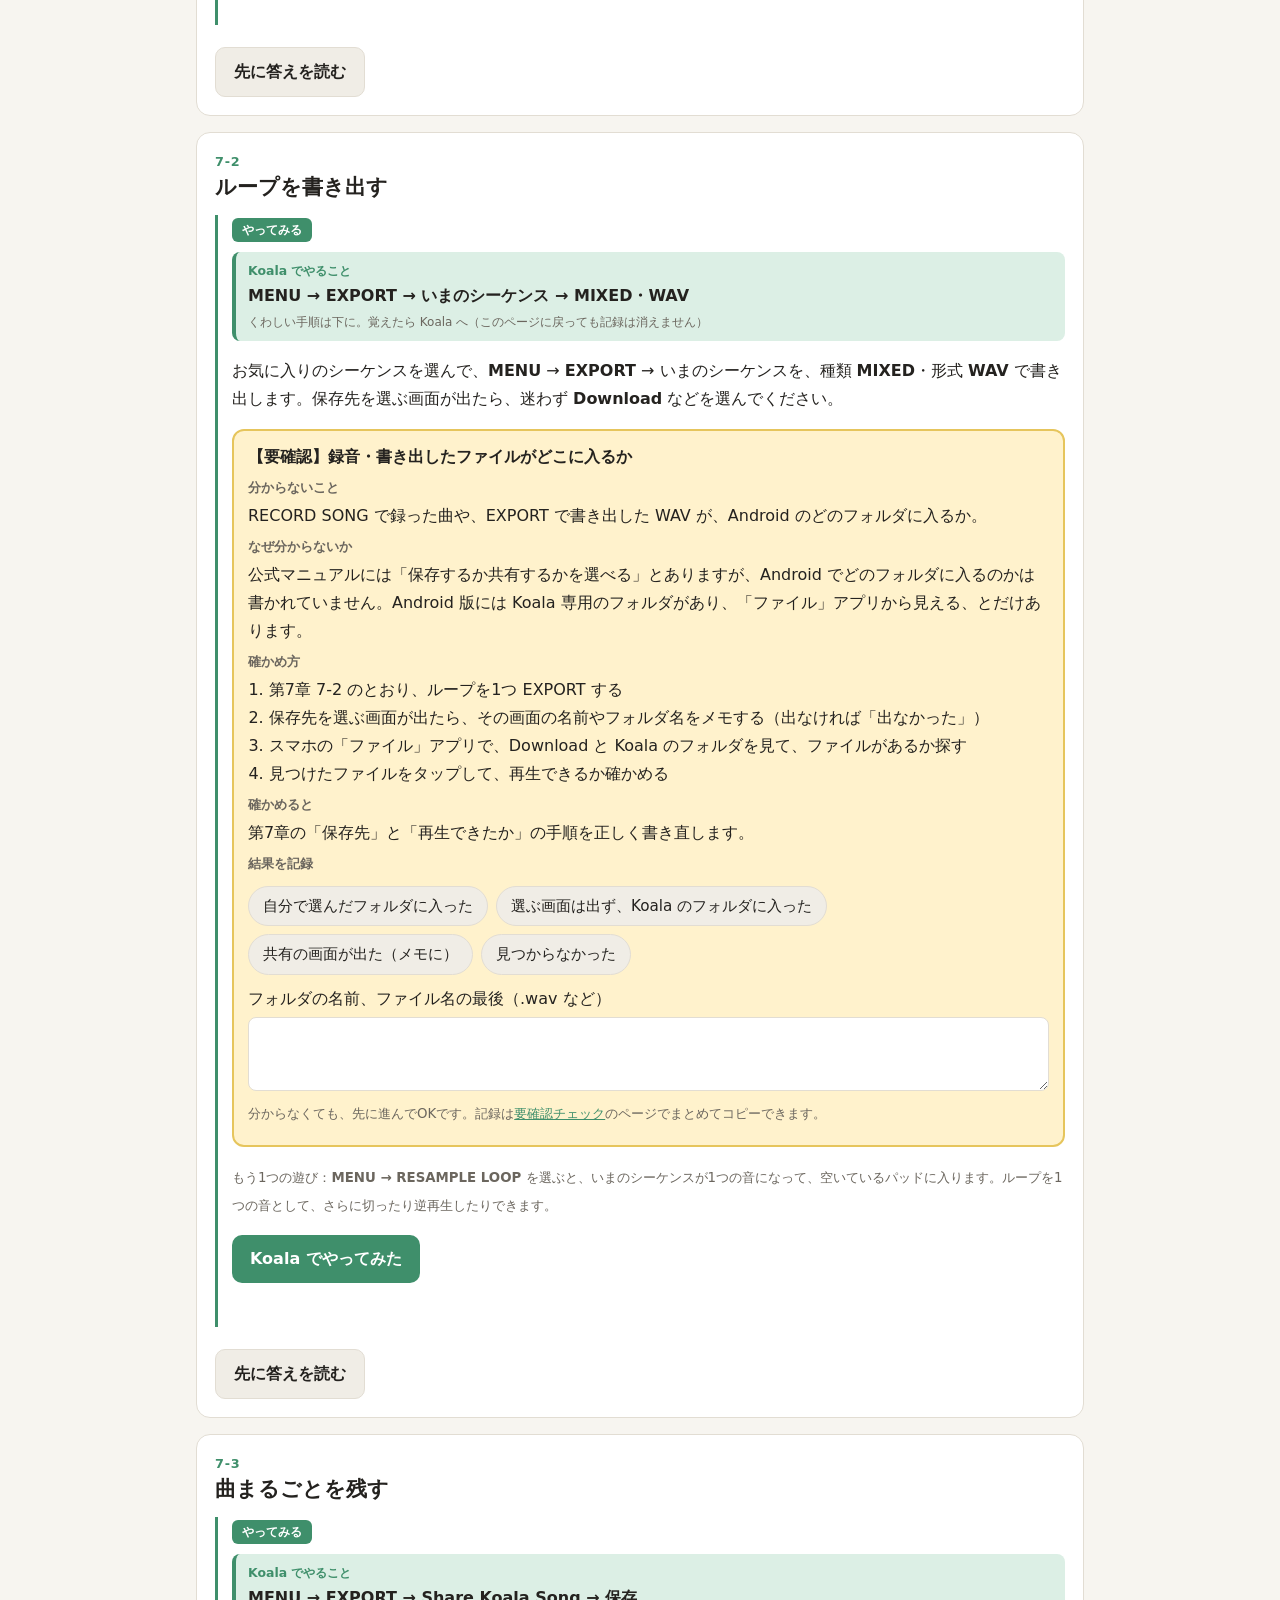
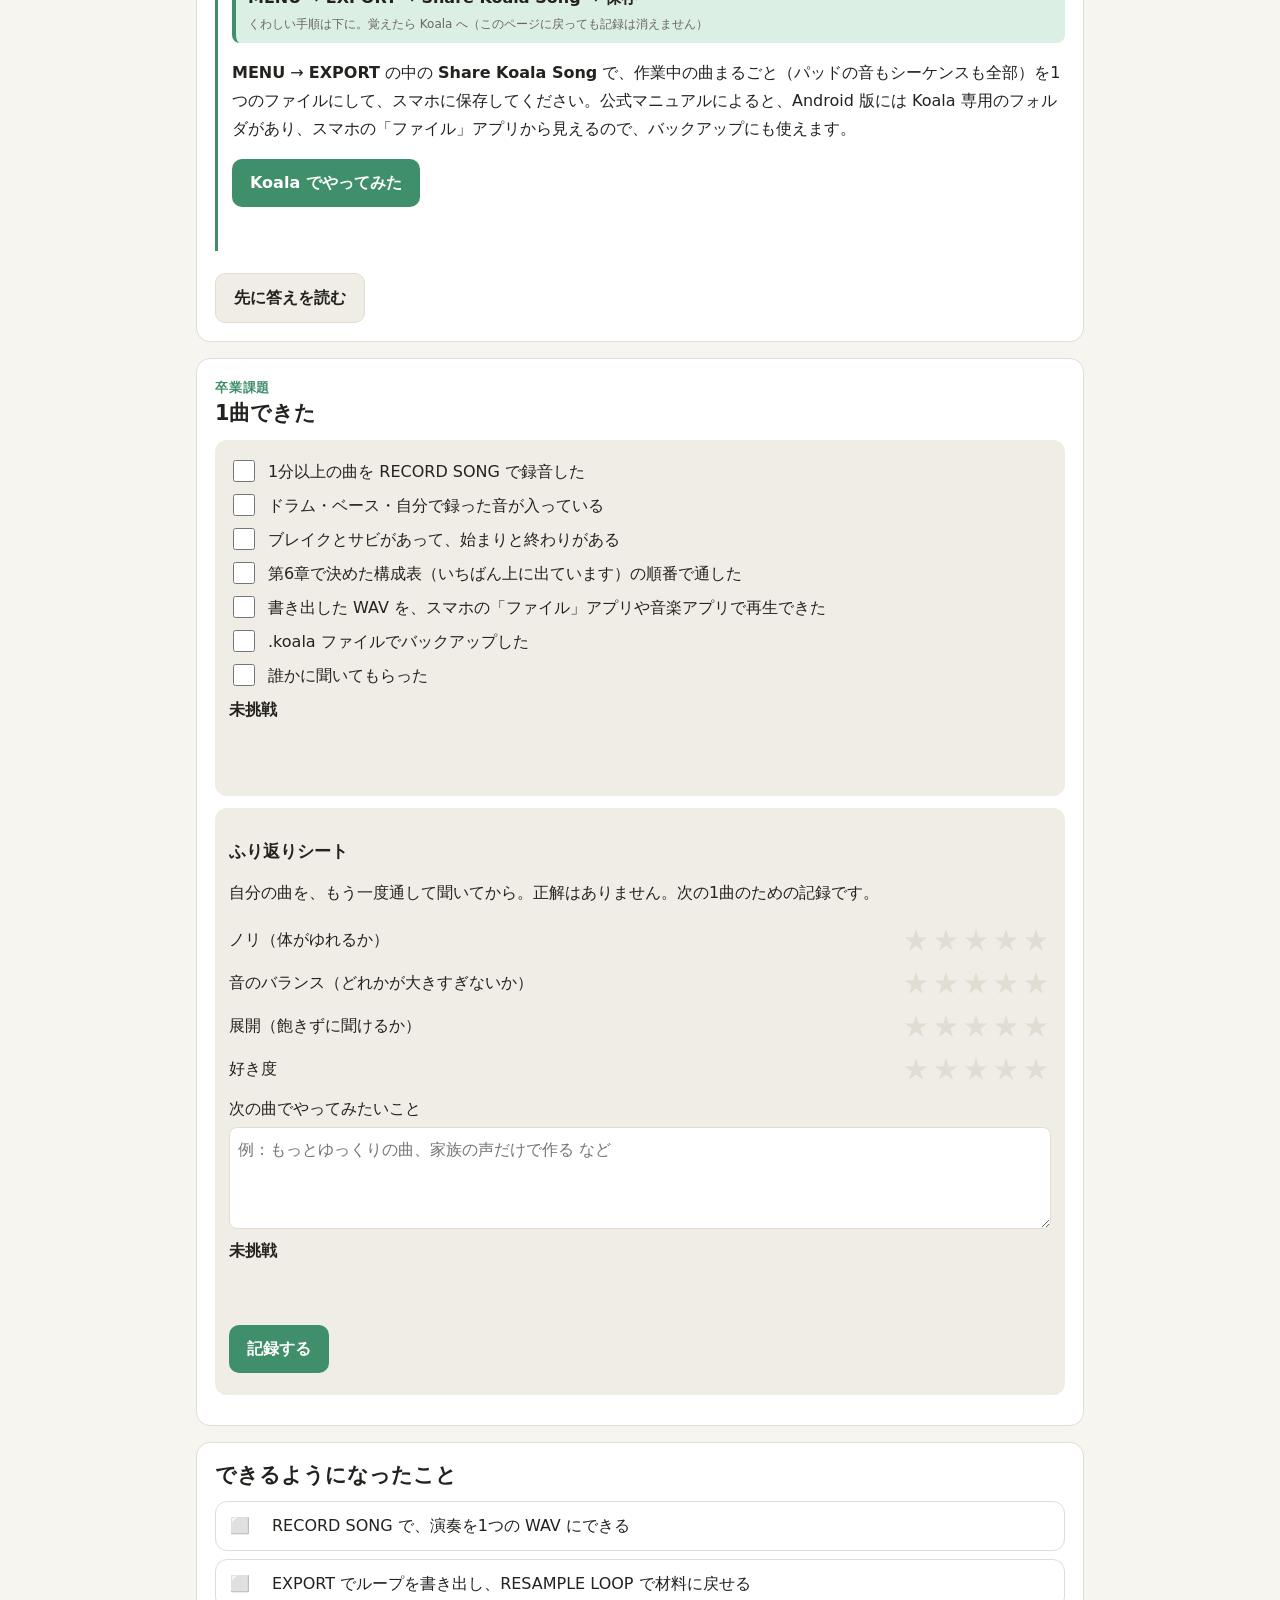
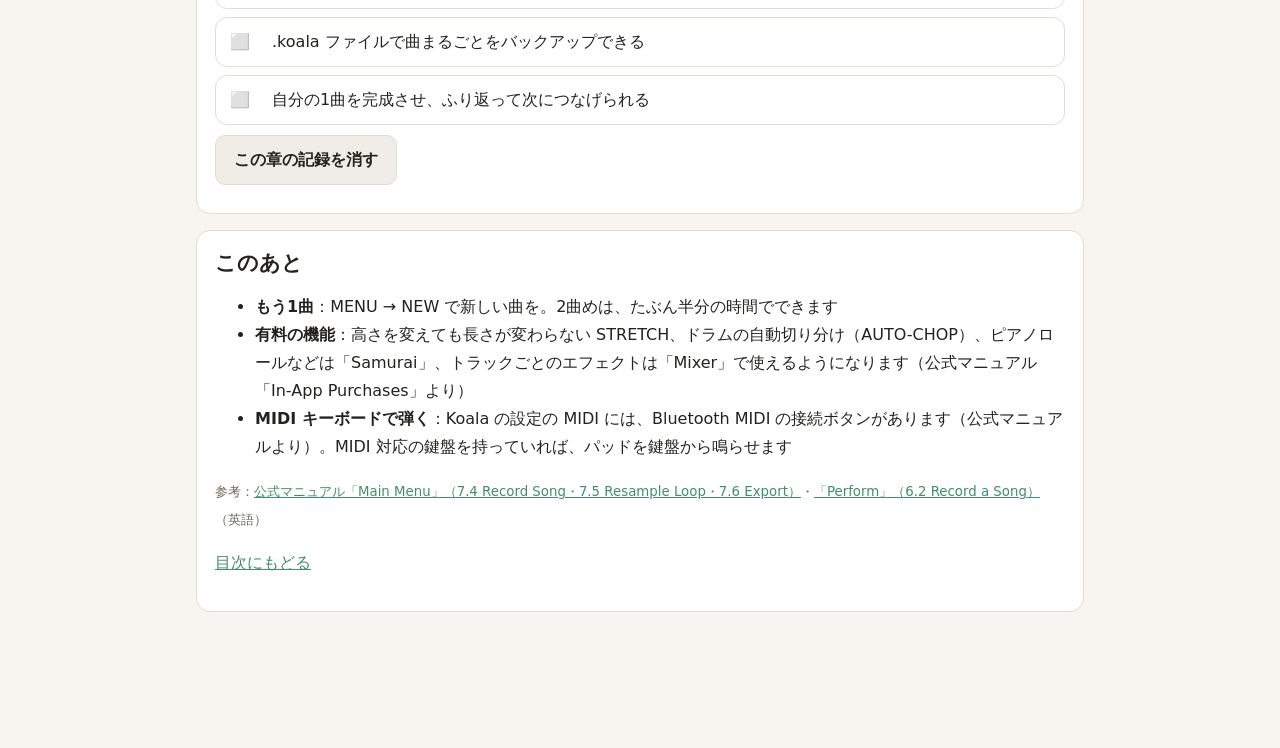
<file: chapters/ch07.html>
<!doctype html>
<html lang="ja">
<head>
<meta charset="utf-8">
<meta name="viewport" content="width=device-width, initial-scale=1">
<meta name="robots" content="noindex, nofollow">
<title>第7章 書き出して完成 | コアラ・ラボ</title>
<meta name="theme-color" content="#3f8f6b">
<link rel="manifest" href="../manifest.webmanifest">
<link rel="icon" href="../icons/icon.svg" type="image/svg+xml">
<link rel="stylesheet" href="../css/style.css">
</head>
<body class="koala">
<main>
  <header class="chapter-head">
    <div class="meta">第7章 ・ 約15分 ・ スマホ（Android）の Koala Sampler（無料の機能だけ）</div>
    <h1>書き出して完成</h1>
    <div class="progress-bar" aria-label="この章の進み具合"><i id="chbar" style="width:0%"></i></div>
  </header>

  <section class="card">
    <p>最後の章です。第6章で通して演奏できるようになった曲を、<strong>1つの音楽ファイル</strong>にします。ファイルになれば、家族に聞かせたり、ほかのアプリで使ったりできます。</p>
    <div id="planBox"></div>
  </section>

  <!-- 7-1 -->
  <section class="card lesson" id="l1" data-try="try1">
    <div class="num">7-1</div>
    <h2>演奏を録音する</h2>
    <div class="step try"><span class="tag">やってみる</span>
      <div class="koala-todo"><b>Koala でやること</b>MENU → RECORD SONG → PERFORM で再生 → 最後に停止 → 保存<small>くわしい手順は下に。覚えたら Koala へ（このページに戻っても記録は消えません）</small></div>
      <ol>
        <li><strong>MENU</strong> → <strong>RECORD SONG</strong> を選ぶ（録音の待ち状態になる）。AUTO-PLAY（第6章）を入れておくと、手で切り替えなくても最後まで流れます</li>
        <li>PERFORM の画面で再生を押すと、録音が始まる</li>
        <li><strong>AUTO-PLAY を入れている場合</strong>：シーケンスは並んだ順に自動で進むので、見守りながら、好きなところでエフェクトだけかける。<strong>手で切り替える場合</strong>：構成表の順にシーケンスをたたいて切り替える（SEQ SNAP が 1 BAR なら、次の小節の頭で切り替わる）</li>
        <li>最後のシーケンスが終わったら停止する。停止すると録音も止まるので、名前をつけて保存する</li>
      </ol>
      <div data-verify="autoplayend"></div>
      <div class="caution">最後の音の響きまで録りたいときは、終わりに空のシーケンス（何も入っていない枠）へ切り替えてから止めると、余韻が切れません（公式マニュアルのコツ）。</div>
      <div class="btn-row"><button class="btn" data-did>Koala でやってみた</button></div>
      <p class="feedback" data-fb></p>
    </div>
    <button class="btn sub reveal-btn" data-reveal>先に答えを読む</button>
    <div class="step what"><span class="tag">何が起きたか</span>
      <p>演奏したとおりに、切り替えもエフェクトも含めて、まるごと1つの音になりました。何度でもやり直せるので、気に入る演奏が録れるまで挑戦してOKです。</p>
    </div>
    <div class="step name"><span class="tag">それの名前</span>
      <p>演奏をまるごと録ることを<span class="term">レコーディング</span>、録った完成品を<span class="term">トラック</span>や<span class="term">音源</span>と呼びます。公式マニュアルのクイックガイドでは、RECORD SONG の録音は WAV で保存されると説明されています。</p>
    </div>
  </section>

  <!-- 7-2 -->
  <section class="card lesson" id="l2" data-try="try2">
    <div class="num">7-2</div>
    <h2>ループを書き出す</h2>
    <div class="step try"><span class="tag">やってみる</span>
      <div class="koala-todo"><b>Koala でやること</b>MENU → EXPORT → いまのシーケンス → MIXED・WAV<small>くわしい手順は下に。覚えたら Koala へ（このページに戻っても記録は消えません）</small></div>
      <p>お気に入りのシーケンスを選んで、<strong>MENU</strong> → <strong>EXPORT</strong> → いまのシーケンスを、種類 <strong>MIXED</strong>・形式 <strong>WAV</strong> で書き出します。保存先を選ぶ画面が出たら、迷わず <strong>Download</strong> などを選んでください。</p><div data-verify="recfile"></div>
      <p class="muted"><small>もう1つの遊び：<strong>MENU → RESAMPLE LOOP</strong> を選ぶと、いまのシーケンスが1つの音になって、空いているパッドに入ります。ループを1つの音として、さらに切ったり逆再生したりできます。</small></p>
      <div class="btn-row"><button class="btn" data-did>Koala でやってみた</button></div>
      <p class="feedback" data-fb></p>
    </div>
    <button class="btn sub reveal-btn" data-reveal>先に答えを読む</button>
    <div class="step what"><span class="tag">何が起きたか</span>
      <p>選んだシーケンス（4小節）が、全部の音を混ぜた1つのファイルになりました。演奏しなくても、きっちり同じ長さのループが手に入ります。</p>
    </div>
    <div class="step name"><span class="tag">それの名前</span>
      <p>アプリの外に向けてファイルを作るのが<span class="term">エクスポート</span>（書き出し）。全部の音を混ぜた1つのファイルにするのが MIXED、パッドごとに別のファイルにするのが<span class="term">ステム</span>です。自分で作ったループを、また材料としてサンプリングし直すのを<span class="term">リサンプリング</span>といいます。</p>
    </div>
  </section>

  <!-- 7-3 -->
  <section class="card lesson" id="l3" data-try="try3">
    <div class="num">7-3</div>
    <h2>曲まるごとを残す</h2>
    <div class="step try"><span class="tag">やってみる</span>
      <div class="koala-todo"><b>Koala でやること</b>MENU → EXPORT → Share Koala Song → 保存<small>くわしい手順は下に。覚えたら Koala へ（このページに戻っても記録は消えません）</small></div>
      <p><strong>MENU</strong> → <strong>EXPORT</strong> の中の <strong>Share Koala Song</strong> で、作業中の曲まるごと（パッドの音もシーケンスも全部）を1つのファイルにして、スマホに保存してください。公式マニュアルによると、Android 版には Koala 専用のフォルダがあり、スマホの「ファイル」アプリから見えるので、バックアップにも使えます。</p>
      <div class="btn-row"><button class="btn" data-did>Koala でやってみた</button></div>
      <p class="feedback" data-fb></p>
    </div>
    <button class="btn sub reveal-btn" data-reveal>先に答えを読む</button>
    <div class="step what"><span class="tag">何が起きたか</span>
      <p>名前の最後が「.koala」のファイルができました。これがあれば、スマホを買い替えても、ほかの端末の Koala でも、続きから作業できます（MENU → LOAD の IMPORT SONG で読み込み）。</p>
    </div>
    <div class="step name"><span class="tag">それの名前</span>
      <p>作業の途中を丸ごと保存したファイルを<span class="term">プロジェクトファイル</span>といいます。完成した WAV（聞く用）と、.koala（直す用）の2つを残しておくのが安心です。</p>
    </div>
  </section>

  <!-- 卒業 -->
  <section class="card" id="tasks">
    <div class="num final-num">卒業課題</div>
    <h2>1曲できた</h2>
    <div class="task" data-task="final">
      <ul class="checks">
        <li><label><input type="checkbox" data-item="len"> 1分以上の曲を RECORD SONG で録音した</label></li>
        <li><label><input type="checkbox" data-item="parts"> ドラム・ベース・自分で録った音が入っている</label></li>
        <li><label><input type="checkbox" data-item="form"> ブレイクとサビがあって、始まりと終わりがある</label></li>
        <li><label><input type="checkbox" data-item="plan"> 第6章で決めた構成表（いちばん上に出ています）の順番で通した</label></li>
        <li><label><input type="checkbox" data-item="play"> 書き出した WAV を、スマホの「ファイル」アプリや音楽アプリで再生できた</label></li>
        <li><label><input type="checkbox" data-item="backup"> .koala ファイルでバックアップした</label></li>
        <li><label><input type="checkbox" data-item="share"> 誰かに聞いてもらった</label></li>
      </ul>
      <div><span class="status">未挑戦</span></div>
      <p class="feedback"></p>
    </div>

    <div class="task" data-task="review">
      <h3>ふり返りシート</h3>
      <p>自分の曲を、もう一度通して聞いてから。正解はありません。次の1曲のための記録です。</p>
      <div class="review" id="review"></div>
      <label class="memo">次の曲でやってみたいこと<textarea id="reviewMemo" rows="3" placeholder="例：もっとゆっくりの曲、家族の声だけで作る など"></textarea></label>
      <div><span class="status">未挑戦</span></div>
      <p class="feedback"></p>
      <div class="btn-row"><button class="btn" id="reviewSave">記録する</button></div>
    </div>
  </section>

  <section class="card" id="cando">
    <h2>できるようになったこと</h2>
    <ul class="toc" id="candoList"></ul>
    <div class="btn-row"><button class="btn sub" id="resetCh">この章の記録を消す</button></div>
  </section>

  <section class="card">
    <h2>このあと</h2>
    <ul>
      <li><strong>もう1曲</strong>：MENU → NEW で新しい曲を。2曲めは、たぶん半分の時間でできます</li>
      <li><strong>有料の機能</strong>：高さを変えても長さが変わらない STRETCH、ドラムの自動切り分け（AUTO-CHOP）、ピアノロールなどは「Samurai」、トラックごとのエフェクトは「Mixer」で使えるようになります（公式マニュアル「In-App Purchases」より）</li>
      <li><strong>MIDI キーボードで弾く</strong>：Koala の設定の MIDI には、Bluetooth MIDI の接続ボタンがあります（公式マニュアルより）。MIDI 対応の鍵盤を持っていれば、パッドを鍵盤から鳴らせます</li>
    </ul>
    <p class="muted"><small>参考：<a href="https://manual.koalasampler.com/mobile/7-main-menu/" target="_blank" rel="noopener">公式マニュアル「Main Menu」（7.4 Record Song・7.5 Resample Loop・7.6 Export）</a>・<a href="https://manual.koalasampler.com/mobile/6-perform/" target="_blank" rel="noopener">「Perform」（6.2 Record a Song）</a>（英語）</small></p>
    <p><a href="../index.html">目次にもどる</a></p>
  </section>
</main>
<script type="module" src="../js/ch07.js"></script>
</body>
</html>
</file>
<file: css/style.css>
:root {
  --bg: #f7f5f0;
  --surface: #ffffff;
  --surface-2: #f0ede6;
  --text: #24221f;
  --muted: #6b665e;
  --line: #e2ddd3;
  --accent: #e0612b;       /* FM-1っぽいオレンジ */
  --accent-soft: #fbe3d6;
  --ok: #2f8f5b;
  --ok-soft: #dcf1e4;
  --ng: #c23b3b;
  --ng-soft: #f7dede;
  --warn-soft: #fff2cc;
  --warn-line: #e6c55c;
  --guide: #f2a33a;
  --scope-bg: #1d1f24;
  --scope-grid: #343842;
  --scope-line: #7fe0b0;
  --scope-fill: rgba(127, 224, 176, 0.22);
  --scope-text: #8b92a0;
  --radius: 14px;
  --font: system-ui, -apple-system, "Segoe UI", "Hiragino Sans", "Noto Sans JP", "Yu Gothic UI", Meiryo, sans-serif;
  color-scheme: light;
}
@media (prefers-color-scheme: dark) {
  :root:not([data-theme="light"]) {
    --bg: #17181b; --surface: #212328; --surface-2: #2a2d33; --text: #ecebe8; --muted: #a29f98; --line: #363941;
    --accent: #ff7a42; --accent-soft: #3d2618; --ok: #5cc78c; --ok-soft: #1c3527; --ng: #ef6b6b; --ng-soft: #3e2020;
    --warn-soft: #3a3115; --warn-line: #8a7426; --guide: #f2a33a;
    color-scheme: dark;
  }
}
:root[data-theme="dark"] {
  --bg: #17181b; --surface: #212328; --surface-2: #2a2d33; --text: #ecebe8; --muted: #a29f98; --line: #363941;
  --accent: #ff7a42; --accent-soft: #3d2618; --ok: #5cc78c; --ok-soft: #1c3527; --ng: #ef6b6b; --ng-soft: #3e2020;
  --warn-soft: #3a3115; --warn-line: #8a7426; --guide: #f2a33a;
  color-scheme: dark;
}

* { box-sizing: border-box; }
html { -webkit-text-size-adjust: 100%; }
body {
  margin: 0; background: var(--bg); color: var(--text);
  font-family: var(--font); font-size: 16px; line-height: 1.75;
  overflow-x: hidden;
}
a { color: var(--accent); }
h1, h2, h3 { line-height: 1.35; }
h1 { font-size: 1.7rem; margin: 0.2em 0 0.3em; }
h2 { font-size: 1.3rem; margin: 0 0 0.6em; }
h3 { font-size: 1.05rem; margin: 1.2em 0 0.3em; }
small, .muted { color: var(--muted); }
code, .mono { font-family: ui-monospace, "Cascadia Mono", Consolas, monospace; font-size: 0.92em; }

main { max-width: 920px; margin: 0 auto; padding: 16px 16px 120px; }

/* ---- 上部バー ---- */
.topbar {
  position: sticky; top: 0; z-index: 20;
  display: flex; flex-wrap: wrap; align-items: center; gap: 6px 8px;
  padding: 8px 16px; background: color-mix(in srgb, var(--bg) 88%, transparent);
  backdrop-filter: blur(8px); border-bottom: 1px solid var(--line);
}
.topbar .home { font-weight: 800; text-decoration: none; color: var(--text); }
.topbar .crumb { color: var(--muted); font-size: 0.9rem; }
.topbar .spacer { flex: 1; }
.pill {
  font: inherit; font-size: 0.85rem; line-height: 1.2;
  border: 1px solid var(--line); background: var(--surface); color: var(--text);
  padding: 6px 12px; border-radius: 999px; cursor: pointer; white-space: nowrap;
}
.pill.on { border-color: var(--ok); background: var(--ok-soft); }
.pill.toggle { display: inline-flex; align-items: center; gap: 6px; cursor: pointer; }
.pill.vel { cursor: default; }
@media (max-width: 640px) { .pill.vel { display: none; } }

/* ---- 部品 ---- */
.card {
  background: var(--surface); border: 1px solid var(--line); border-radius: var(--radius);
  padding: 18px 18px; margin: 16px 0;
}
.btn {
  font: inherit; font-weight: 600; border: 0; border-radius: 10px; padding: 10px 18px; cursor: pointer;
  background: var(--accent); color: #fff;
}
.btn.sub { background: var(--surface-2); color: var(--text); border: 1px solid var(--line); }
.btn:disabled { opacity: 0.45; cursor: default; }
.btn-row { display: flex; flex-wrap: wrap; gap: 8px; margin: 10px 0; }
.chip {
  font: inherit; font-size: 0.95rem; border: 1px solid var(--line); background: var(--surface-2); color: var(--text);
  border-radius: 999px; padding: 6px 14px; cursor: pointer;
}
.chip.sel { background: var(--accent); color: #fff; border-color: var(--accent); }
select, input[type="number"], input[type="text"] {
  font: inherit; color: var(--text); background: var(--surface); border: 1px solid var(--line); border-radius: 8px; padding: 6px 8px;
  max-width: 100%;
}
.kv { display: grid; grid-template-columns: max-content 1fr; gap: 4px 14px; font-size: 0.95rem; }
.kv dt { color: var(--muted); }
.kv dd { margin: 0; overflow-wrap: anywhere; }

.check-hw {
  border-left: 4px solid var(--warn-line); background: var(--warn-soft);
  padding: 10px 14px; border-radius: 8px; margin: 12px 0; font-size: 0.95rem;
}
.check-hw::before { content: "【要実機確認】"; font-weight: 700; }
.badge { display: inline-block; font-size: 0.78rem; font-weight: 700; padding: 1px 8px; border-radius: 999px; background: var(--surface-2); color: var(--muted); }
.badge.ok { background: var(--ok-soft); color: var(--ok); }
.badge.ng { background: var(--ng-soft); color: var(--ng); }
.badge.wait { background: var(--accent-soft); color: var(--accent); }

/* ---- 鍵盤 ---- */
.kb-wrap { user-select: none; -webkit-user-select: none; }
.kb-bar { display: flex; align-items: center; justify-content: space-between; gap: 8px; margin-bottom: 6px; }
.kb-oct { font: inherit; font-size: 0.85rem; border: 1px solid var(--line); background: var(--surface); color: var(--text); border-radius: 8px; padding: 4px 10px; cursor: pointer; }
.kb-info { font-size: 0.85rem; color: var(--muted); }
.kb { position: relative; height: 170px; display: flex; touch-action: none; }
.key { position: relative; cursor: pointer; display: flex; flex-direction: column; justify-content: flex-end; align-items: center; transition: background 0.06s; }
.key.white {
  height: 100%; background: #fdfcf9; border: 1px solid #cfc9bd; border-radius: 0 0 8px 8px; margin-right: -1px;
  color: #6b665e; padding-bottom: 6px;
}
.key.black {
  position: absolute; top: 0; height: 60%; z-index: 2; background: #2b2a28; border-radius: 0 0 6px 6px;
  color: #bbb; padding-bottom: 4px;
}
.key .pc { font-size: 0.68rem; opacity: 0.7; font-family: ui-monospace, Consolas, monospace; }
.key .nm { font-size: 0.75rem; text-align: center; line-height: 1.2; }
.key .nm small { display: block; font-size: 0.62rem; color: #a39d92; }
.key.white.guide { background: #ffe0a8; box-shadow: inset 0 -6px 0 var(--guide); }
.key.black.guide { background: #c77a12; }
.key.white.hint { background: #f3ecdf; box-shadow: inset 0 -6px 0 #c9bca4; }
.key.black.hint { background: #5d564c; }
.key.white.ok { background: #c9efd8; }
.key.black.ok { background: #2f8f5b; }
.key.white.ng { background: #f6cccc; }
.key.black.ng { background: #a53030; }
.key.white.down { background: #ffc79e; transform: translateY(1px); }
.key.black.down { background: #e0612b; }
@media (max-width: 520px) { .kb { height: 150px; } .key .pc { display: none; } }

/* ---- 波形 ---- */
.scope-box { display: grid; gap: 8px; }
.scope-box canvas { width: 100%; height: 150px; border-radius: 10px; display: block; }
.scope-box .readout { display: flex; flex-wrap: wrap; gap: 6px 18px; font-size: 0.9rem; }
.scope-box .readout b { font-size: 1.15rem; font-variant-numeric: tabular-nums; }
.scope-tabs { display: flex; gap: 6px; flex-wrap: wrap; align-items: center; }

/* ---- レッスン ---- */
.chapter-head { margin: 8px 0 4px; }
.chapter-head .meta { color: var(--muted); font-size: 0.9rem; }
.lesson { scroll-margin-top: 70px; }
.lesson > .num { font-size: 0.8rem; font-weight: 800; color: var(--accent); letter-spacing: 0.06em; }
.step { margin: 14px 0; padding-left: 14px; border-left: 3px solid var(--line); }
.step > .tag { display: inline-block; font-size: 0.78rem; font-weight: 800; padding: 1px 10px; border-radius: 6px; margin-bottom: 4px; }
.step.try { border-color: var(--accent); }
.step.try > .tag { background: var(--accent); color: #fff; }
.step.what { border-color: #6a8fd8; }
.step.what > .tag { background: #6a8fd8; color: #fff; }
.step.name { border-color: var(--ok); }
.step.name > .tag { background: var(--ok); color: #fff; }
.step.what, .step.name { display: none; }
.lesson.revealed .step.what, .lesson.revealed .step.name { display: block; animation: fadein 0.4s; }
@keyframes fadein { from { opacity: 0; transform: translateY(4px); } }
.term { font-weight: 800; background: linear-gradient(transparent 62%, var(--accent-soft) 62%); }

.task {
  background: var(--surface-2); border-radius: 12px; padding: 12px 14px; margin: 12px 0;
}
.task .status { font-weight: 700; }
.task.cleared { outline: 2px solid var(--ok); }
.task .dots { display: inline-flex; gap: 5px; vertical-align: middle; margin-left: 6px; }
.task .dots i { width: 12px; height: 12px; border-radius: 50%; background: var(--line); display: inline-block; }
.task .dots i.ok { background: var(--ok); }
.task .dots i.ng { background: var(--ng); }
.feedback { min-height: 1.75em; font-weight: 700; }
.feedback.ok { color: var(--ok); }
.feedback.ng { color: var(--ng); }

.reveal-btn { margin-top: 6px; }

/* 鍵盤と波形を画面下に固定するドック */
.dock {
  position: sticky; bottom: 0; z-index: 10;
  background: color-mix(in srgb, var(--bg) 92%, transparent); backdrop-filter: blur(8px);
  border-top: 1px solid var(--line); padding: 10px 16px 12px; margin: 0 -16px;
}
.dock .scope-box canvas { height: 96px; }
.dock-grid { display: grid; grid-template-columns: 1fr; gap: 10px; }
@media (min-width: 700px) { .dock-grid { grid-template-columns: minmax(240px, 300px) 1fr; align-items: end; } .dock .scope-box canvas { height: 110px; } }
.dock-toggle { font-size: 0.8rem; }

/* 目次 */
.progress-bar { height: 8px; border-radius: 999px; background: var(--surface-2); overflow: hidden; }
.progress-bar > i { display: block; height: 100%; background: var(--ok); }
.toc { list-style: none; padding: 0; margin: 0; display: grid; gap: 8px; }
.toc a, .toc .soon {
  display: grid; grid-template-columns: 2.4em 1fr auto; gap: 10px; align-items: center;
  padding: 10px 14px; border-radius: 12px; border: 1px solid var(--line); background: var(--surface); text-decoration: none; color: var(--text);
}
.toc .soon { opacity: 0.55; }
.toc .no { font-weight: 800; color: var(--accent); }
.toc .min { color: var(--muted); font-size: 0.85rem; white-space: nowrap; }

/* 診断 */
.log { height: 280px; overflow: auto; background: var(--scope-bg); color: #d6dae2; border-radius: 10px; padding: 8px 10px; font-family: ui-monospace, Consolas, monospace; font-size: 0.8rem; line-height: 1.55; }
.log .t { color: #7b8292; }
.log .on { color: #7fe0b0; }
.log .off { color: #8aa0c8; }
.log .cc { color: #f2c46d; }
.log .sys { color: #b08ae0; }
.meter { display: grid; grid-template-columns: 1.4em 1fr 5.5em; gap: 8px; align-items: center; font-size: 0.85rem; font-variant-numeric: tabular-nums; }
.meter .track { height: 14px; border-radius: 4px; background: var(--surface-2); position: relative; overflow: hidden; }
.meter .rms { position: absolute; inset: 0 auto 0 0; background: var(--ok); }
.meter .peak { position: absolute; top: 0; bottom: 0; width: 2px; background: var(--ng); }
.grid2 { display: grid; gap: 12px; grid-template-columns: 1fr; }
@media (min-width: 760px) { .grid2 { grid-template-columns: 1fr 1fr; } }
.form-row { display: flex; flex-wrap: wrap; gap: 8px 12px; align-items: center; margin: 6px 0; }
.form-row label { display: inline-flex; align-items: center; gap: 6px; }
table.findings { width: 100%; border-collapse: collapse; font-size: 0.9rem; }
table.findings td, table.findings th { border-bottom: 1px solid var(--line); padding: 6px 4px; text-align: left; vertical-align: top; overflow-wrap: anywhere; }
[hidden] { display: none !important; }
/* 縦が短い画面では窓を小さく */
@media (max-height: 900px) {
  .dock .scope-box canvas { height: 72px; }
  .kb { height: 128px; }
  .dock { padding-top: 6px; padding-bottom: 8px; }
}
.dock.folded .scope-body { display: none; }
@media (max-width: 520px) {
  .dock { padding: 8px 12px 10px; margin: 0 -16px; }
  .dock .scope-box canvas { height: 64px; }
  .dock .scope-box { gap: 4px; }
  .dock .readout { font-size: 0.8rem; }
  .dock .readout b { font-size: 0.95rem; }
  .kb { height: 120px; }
  .kb-bar { margin-bottom: 2px; }
}
.scope-hide { position: absolute; inset: 0; display: grid; place-items: center; background: var(--scope-bg); color: #aab; border-radius: 10px; font-weight: 700; }
.toc .cando { opacity: 1; grid-template-columns: 2em 1fr; }
.dock-grid.no-scope { grid-template-columns: 1fr; }
.kb-latch { font: inherit; font-size: 0.82rem; border: 1px solid var(--line); background: var(--surface); color: var(--text); border-radius: 8px; padding: 4px 10px; cursor: pointer; }
.kb-latch.on { background: var(--accent); color: #fff; border-color: var(--accent); }
.quiz-q { font-size: 1.9rem; font-weight: 800; margin: 4px 0; min-height: 0; color: var(--accent); }
.quiz-q:empty { display: none; }
.final-num { font-size: 0.8rem; font-weight: 800; color: var(--accent); letter-spacing: 0.06em; }
canvas.timeline { width: 100%; height: 72px; border-radius: 8px; display: block; margin: 6px 0; }
input[type="range"] { accent-color: var(--accent); width: min(260px, 60vw); }

/* ---- シンセのつまみ ---- */
.synth-panel { display: grid; gap: 6px 18px; grid-template-columns: 1fr; margin: 10px 0; }
@media (min-width: 640px) { .synth-panel { grid-template-columns: 1fr 1fr; } }
.ctl { display: grid; grid-template-columns: 8.5em 1fr 5.5em; align-items: center; gap: 8px; font-size: 0.92rem; }
.ctl input[type="range"] { width: 100%; }
.ctl output { font-variant-numeric: tabular-nums; color: var(--muted); font-size: 0.85rem; text-align: right; }
.ctl-chips { grid-template-columns: 8.5em 1fr; grid-column: 1 / -1; }
.ctl-chips .btn-row { margin: 0; }
.ctl-name small { color: var(--muted); }
.lesson:not(.revealed) .term-late { display: none; }
@media (max-width: 520px) { .ctl { grid-template-columns: 6.5em 1fr 4.6em; } .ctl-chips { grid-template-columns: 1fr; } }
canvas.viz { width: 100%; height: 120px; border-radius: 10px; display: block; margin: 8px 0; }
.toc .preset { grid-template-columns: 2em 1fr auto; }

/* ---- 全体図 ---- */
svg.flow { width: 100%; height: auto; display: block; margin: 8px 0; }
.flow-box rect { fill: var(--surface-2); stroke: var(--line); stroke-width: 1.5; transition: fill 0.1s; }
.flow-box text { fill: var(--text); font-size: 15px; font-weight: 700; text-anchor: middle; }
svg.flow text.sub { fill: var(--muted); font-size: 11px; font-weight: 400; }
.flow-box.live rect { fill: var(--ok-soft); stroke: var(--ok); }
.flow-box.off rect { fill: transparent; stroke-dasharray: 5 4; }
.flow-box.off text { fill: var(--muted); }
.flow-line { stroke: var(--muted); stroke-width: 2; fill: none; }
.flow-line.dashed { stroke-dasharray: 4 3; }
.flow-arrow { fill: var(--muted); }

/* ---- ファーム図鑑 ---- */
.fw-grid { display: grid; gap: 12px; grid-template-columns: 1fr; }
@media (min-width: 760px) { .fw-grid { grid-template-columns: 1fr 1fr; } }
.fw-grid .card.fw { margin: 0; display: flex; flex-direction: column; }
.fw-head { display: flex; align-items: baseline; justify-content: space-between; gap: 8px; }
.fw-head h3 { margin: 0; }
.fw-meta { font-size: 0.85rem; margin: 2px 0 4px; }
.fw p { margin: 4px 0; }
.fw .btn-row { margin-top: auto; padding-top: 6px; }
.fw-back { font-size: 0.88rem; }
.caution { border-left: 4px solid var(--warn-line); background: var(--warn-soft); padding: 10px 14px; border-radius: 8px; margin: 12px 0; font-size: 0.95rem; }
.caution::before { content: "⚠ 注意 "; font-weight: 700; }


/* ---- ミキサー ---- */
.mixer { display: grid; gap: 6px; margin: 8px 0; }
.mix-row { display: grid; grid-template-columns: 4.2em 1fr 1fr 1fr 4.8em; gap: 8px; align-items: center; font-size: 0.9rem; }
.mix-row label { display: grid; grid-template-columns: 1fr; gap: 0; }
.mix-row input[type="range"] { width: 100%; }
.mix-row output { font-size: 0.75rem; color: var(--muted); font-variant-numeric: tabular-nums; }
.mix-head { color: var(--muted); font-size: 0.8rem; }
@media (max-width: 520px) { .mix-row { grid-template-columns: 3.6em 1fr 1fr 1fr 3.8em; gap: 4px; } .mix-row .chip { padding: 4px 6px; font-size: 0.78rem; } }

.sandbox-banner { background: #6a4bd8; color: #fff; text-align: center; font-size: 0.85rem; font-weight: 700; padding: 4px 8px; }

/* ---- コアラ・ラボ ---- */
body.koala { --accent: #3f8f6b; --accent-soft: #dcefe5; }
@media (prefers-color-scheme: dark) { :root:not([data-theme="light"]) body.koala { --accent: #5cc78c; --accent-soft: #1c3527; } }
.check-hw[data-label]::before { content: "【" attr(data-label) "】"; }
.quiz-q-sm { font-size: 1.2rem; color: var(--text); }
.chip.wrong { background: var(--ng); color: #fff; border-color: var(--ng); }
.checks { list-style: none; padding: 0; margin: 6px 0; display: grid; gap: 6px; }
.checks label { display: flex; gap: 10px; align-items: flex-start; cursor: pointer; }
.checks input[type="checkbox"] { width: 22px; height: 22px; flex: none; margin-top: 2px; accent-color: var(--accent); }
.kit-list { display: grid; gap: 6px; margin: 10px 0; }
.kit-item { display: grid; grid-template-columns: auto 1fr auto; gap: 10px; align-items: center; padding: 8px 10px; border: 1px solid var(--line); border-radius: 10px; background: var(--surface-2); }
.kit-item small { display: block; }

/* ---- コアラ・ラボ：第3〜7章の部品 ---- */
canvas.wave { width: 100%; height: 90px; border-radius: 10px; display: block; margin: 8px 0; }
.bigpad { display: block; width: min(260px, 70%); aspect-ratio: 1; margin: 10px 0; border: 0; border-radius: 18px; background: var(--accent); color: #fff; font: inherit; font-size: 1.3rem; font-weight: 800; touch-action: none; user-select: none; -webkit-user-select: none; box-shadow: 0 6px 0 color-mix(in srgb, var(--accent) 60%, #000); }
.bigpad.down { transform: translateY(4px); box-shadow: 0 2px 0 color-mix(in srgb, var(--accent) 60%, #000); }
.practice-pads, .note-grid { display: grid; gap: 8px; grid-template-columns: repeat(3, 1fr); margin: 10px 0; }
.note-grid { grid-template-columns: repeat(5, 1fr); }
.ppad, .npad { aspect-ratio: 1.3; border: 0; border-radius: 14px; background: var(--surface-2); border: 2px solid var(--line); color: var(--text); font: inherit; font-weight: 800; touch-action: none; user-select: none; -webkit-user-select: none; }
.ppad.down, .npad.down { background: var(--accent); color: #fff; border-color: var(--accent); }
.note-keys { display: flex; gap: 3px; margin: 10px 0; overflow-x: auto; }
.nkey { flex: 1 0 34px; height: 110px; border: 1px solid #cfc9bd; border-radius: 0 0 8px 8px; background: #fdfcf9; color: #6b665e; font: inherit; font-size: 0.72rem; display: flex; align-items: flex-end; justify-content: center; padding-bottom: 6px; touch-action: none; }
.nkey.black { background: #2b2a28; color: #bbb; height: 80px; }
.nkey:active { background: #ffc79e; }
.stepseq { display: grid; gap: 3px; margin: 10px 0; overflow-x: auto; }
.ss-row { display: grid; grid-template-columns: 4.6em repeat(var(--steps), minmax(16px, 1fr)); gap: 3px; align-items: center; }
.ss-name { font-size: 0.8rem; font-weight: 700; }
.ss-num { font-size: 0.7rem; color: var(--muted); text-align: center; }
.ss-cell { aspect-ratio: 1; border: 1px solid var(--line); border-radius: 5px; background: var(--surface-2); padding: 0; cursor: pointer; }
.ss-cell.beat { border-color: color-mix(in srgb, var(--muted) 55%, var(--line)); }
.ss-cell.on { background: var(--accent); border-color: var(--accent); }
.ss-cell.now { outline: 2px solid #ff7a42; outline-offset: -1px; }
.qrow { display: grid; grid-template-columns: 4.6em repeat(32, 1fr); gap: 2px; align-items: center; font-size: 0.78rem; margin: 3px 0; }
.qrow i { height: 14px; border-radius: 3px; background: var(--surface-2); }
.qrow i.beat { box-shadow: inset 2px 0 0 var(--muted); }
.qrow i.hit { background: var(--ok); }
.qrow i.off { background: var(--ng); }
.qrow i.want { outline: 2px solid var(--muted); outline-offset: -2px; }
.arr-line { display: flex; flex-wrap: wrap; gap: 6px; min-height: 44px; padding: 8px; border: 2px dashed var(--line); border-radius: 12px; margin: 8px 0; align-items: center; }
.arr-blk { padding: 6px 10px; border-radius: 8px; background: var(--c); color: #fff; font-weight: 700; font-size: 0.85rem; }
.arr-blk.now { outline: 3px solid var(--text); }
.chip.blk { border-color: var(--c); }
.fx-pads { display: grid; grid-template-columns: repeat(2, 1fr); gap: 10px; margin: 10px 0; }
.fxpad { min-height: 110px; border: 0; border-radius: 14px; background: #2b2d33; color: #fff; font: inherit; font-weight: 800; display: flex; flex-direction: column; align-items: center; justify-content: center; gap: 4px; touch-action: none; user-select: none; -webkit-user-select: none; }
.fxpad small { font-weight: 400; color: #aab; font-size: 0.75rem; }
.fxpad.on { background: var(--accent); }
.review { display: grid; gap: 8px; margin: 8px 0; }
.rv-row { display: flex; flex-wrap: wrap; justify-content: space-between; align-items: center; gap: 6px; }
.star { border: 0; background: none; font-size: 1.6rem; color: var(--line); padding: 0 2px; cursor: pointer; }
.star.on { color: #e6b422; }
.memo { display: grid; gap: 4px; margin: 8px 0; }
.memo textarea { font: inherit; color: var(--text); background: var(--surface); border: 1px solid var(--line); border-radius: 8px; padding: 8px; }
@media (max-width: 520px) { .ss-row, .qrow { grid-template-columns: 3.6em repeat(var(--steps, 32), minmax(14px, 1fr)); } }

.pill.offline { cursor: default; font-size: 0.78rem; }

.check-item.done { outline: 2px solid var(--ok); }
pre.preview { white-space: pre-wrap; font-size: 0.8rem; background: var(--surface-2); padding: 10px; border-radius: 8px; overflow-wrap: anywhere; }

/* ---- 【要確認】の枠 ---- */
.verify { border: 2px solid var(--warn-line); background: var(--warn-soft); border-radius: 12px; padding: 12px 14px; margin: 12px 0; }
.verify.done { border-color: var(--ok); background: color-mix(in srgb, var(--ok-soft) 70%, var(--surface)); }
.v-head { font-weight: 800; margin-bottom: 6px; }
.v-done { margin-left: 8px; color: var(--ok); font-size: 0.85rem; }
.v-row { margin: 6px 0; }
.v-row > b { display: block; font-size: 0.82rem; color: var(--muted); }
.v-row p, .v-row ol { margin: 2px 0 0; }
.v-row ol { padding-left: 1.3em; }
.verify details summary { cursor: pointer; font-weight: 700; margin: 4px 0; }
.verify .memo textarea { background: var(--surface); }

.koala-todo { border-left: 4px solid var(--accent); background: var(--accent-soft); border-radius: 8px; padding: 8px 12px; margin: 6px 0 10px; font-weight: 700; }
.koala-todo b { display: block; font-size: 0.78rem; color: var(--accent); }
.koala-todo small { display: block; font-weight: 400; color: var(--muted); font-size: 0.75rem; margin-top: 2px; }
.task .dots i.ok::after { content: "✓"; }
.task .dots i.ng::after { content: "✗"; }
.task .dots i { color: #fff; font-size: 9px; line-height: 12px; text-align: center; font-style: normal; }

@keyframes pulse { 50% { box-shadow: 0 0 0 6px color-mix(in srgb, var(--accent) 35%, transparent); } }
.btn.pulse { animation: pulse 1.2s ease-in-out 3; }
</file>
